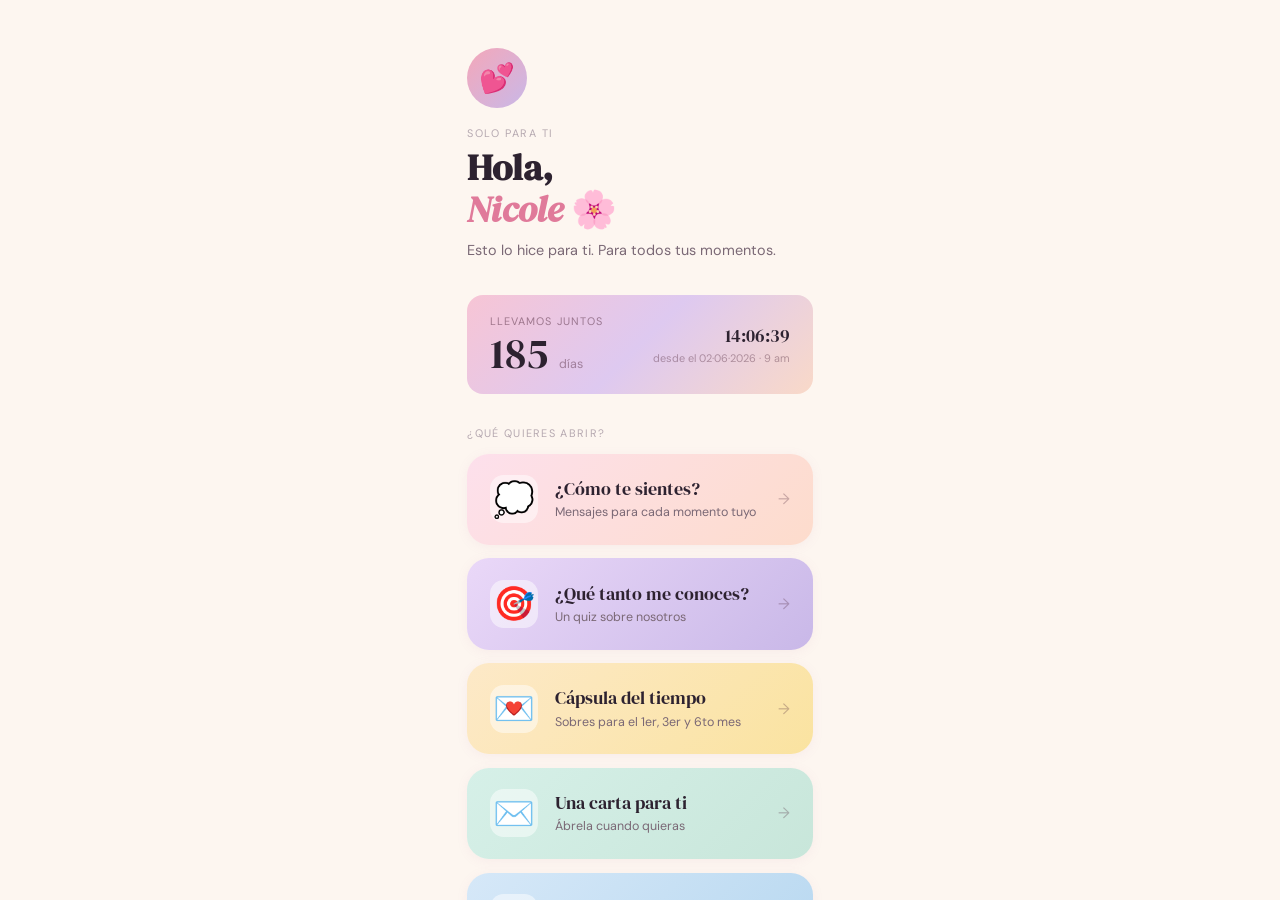
<file: index.html>
<!DOCTYPE html>
<html lang="es">
<head>
<meta charset="UTF-8">
<meta name="viewport" content="width=device-width, initial-scale=1.0, maximum-scale=1.0">
<title>Para ti, Nicole 🌸</title>
<link href="https://fonts.googleapis.com/css2?family=DM+Serif+Display:ital@0;1&family=DM+Sans:wght@300;400;500&display=swap" rel="stylesheet">
<link rel="stylesheet" href="page-transitions.css">
<script src="page-transitions.js"></script>
<style>
:root{
  --bg:#FDF6F0;--surface:#fff;
  --pink:#F4A7B9;--pink-d:#E07A9A;
  --lila:#C9B8E8;--lila-d:#9B7FD4;
  --peach:#FDDCCC;--yellow:#FAE3A0;--mint:#C8E6DA;--blue:#B8D8F0;
  --text:#2D2230;--text2:#7A6875;--text3:#B5A8B0;
  --radius:22px;--shadow:0 4px 24px rgba(180,120,160,.13);
}
*,*::before,*::after{margin:0;padding:0;box-sizing:border-box;-webkit-tap-highlight-color:transparent;}
html,body{height:100%;background:var(--bg);font-family:'DM Sans',sans-serif;color:var(--text);overscroll-behavior:none;}

.shell{max-width:390px;height:100dvh;margin:0 auto;display:flex;flex-direction:column;overflow:hidden;animation:appFadeIn .75s ease both;}

.inner{flex:1;overflow-y:auto;padding:3rem 1.4rem 2rem;}
.inner::-webkit-scrollbar{display:none;}

.avatar{width:60px;height:60px;border-radius:50%;background:linear-gradient(135deg,var(--pink),var(--lila));display:flex;align-items:center;justify-content:center;font-size:1.8rem;margin-bottom:1.1rem;}
.kicker{font-size:.68rem;letter-spacing:.14em;text-transform:uppercase;color:var(--text3);margin-bottom:.4rem;}
.title{font-family:'DM Serif Display',serif;font-size:2.3rem;line-height:1.15;color:var(--text);margin-bottom:.55rem;}
.title em{font-style:italic;color:var(--pink-d);}
.subtitle{font-size:.9rem;color:var(--text2);line-height:1.65;margin-bottom:2rem;}

.counter-pill{background:linear-gradient(135deg,#F7C5D5,#DEC9F0 50%,#F9D9C8);border-radius:16px;padding:1.2rem 1.4rem;margin-bottom:2rem;display:flex;align-items:center;justify-content:space-between;}
.cp-label{font-size:.68rem;letter-spacing:.1em;text-transform:uppercase;color:rgba(80,40,60,.5);margin-bottom:.3rem;}
.cp-nums{display:flex;gap:.7rem;align-items:baseline;}
.cp-big{font-family:'DM Serif Display',serif;font-size:2.6rem;color:var(--text);line-height:1;}
.cp-unit{font-size:.78rem;color:rgba(80,40,60,.45);}
.cp-right{text-align:right;}
.cp-hms{font-family:'DM Serif Display',serif;font-size:1.1rem;color:var(--text);line-height:1.4;}
.cp-since{font-size:.68rem;color:rgba(80,40,60,.4);margin-top:.2rem;}

.sec-label{font-size:.68rem;letter-spacing:.12em;text-transform:uppercase;color:var(--text3);margin-bottom:.85rem;margin-top:.2rem;}

.cards{display:flex;flex-direction:column;gap:.85rem;}
.card{border-radius:var(--radius);padding:1.35rem 1.4rem;display:flex;align-items:center;gap:1.1rem;cursor:pointer;text-decoration:none;transition:transform .15s,box-shadow .15s;box-shadow:0 2px 12px rgba(180,120,160,.08);}
.card:active{transform:scale(.97);}
.card-icon{font-size:2.1rem;flex-shrink:0;width:48px;height:48px;border-radius:14px;background:rgba(255,255,255,.5);display:flex;align-items:center;justify-content:center;}
.card-body{flex:1;}
.card-title{font-family:'DM Serif Display',serif;font-size:1.1rem;color:var(--text);margin-bottom:.2rem;}
.card-sub{font-size:.78rem;color:var(--text2);line-height:1.4;}
.card-arrow{font-size:.95rem;color:rgba(80,40,60,.3);}

.c-moods  {background:linear-gradient(135deg,#FDE0EC,#FDDCCC);}
.c-quiz   {background:linear-gradient(135deg,#EAD8F8,#C9B8E8);}
.c-capsula{background:linear-gradient(135deg,#FDE9C8,#FAE3A0);}
.c-carta  {background:linear-gradient(135deg,#D6F0E8,#C8E6DA);}
.c-sopa   {background:linear-gradient(135deg,#D6E8F8,#B8D8F0);}

.footer-love{text-align:center;margin-top:2rem;padding-bottom:.4rem;color:var(--text3);}
.footer-names{font-family:'DM Serif Display',serif;font-size:1.05rem;color:var(--text2);}
.footer-heart{color:var(--pink-d);font-size:.95rem;margin:0 .25rem;}
.footer-forever{font-size:.68rem;letter-spacing:.08em;text-transform:uppercase;margin-top:.25rem;}

.avatar,.kicker,.title,.subtitle,.counter-pill,.sec-label,.card,.footer-love{
  animation:softRise .7s cubic-bezier(.2,.8,.2,1) both;
}
.avatar{animation-delay:.08s;}
.kicker{animation-delay:.14s;}
.title{animation-delay:.2s;}
.subtitle{animation-delay:.28s;}
.counter-pill{animation-delay:.38s;}
.sec-label{animation-delay:.48s;}
.card:nth-child(1){animation-delay:.56s;}
.card:nth-child(2){animation-delay:.64s;}
.card:nth-child(3){animation-delay:.72s;}
.card:nth-child(4){animation-delay:.80s;}
.card:nth-child(5){animation-delay:.88s;}
.footer-love{animation-delay:.96s;}

@keyframes appFadeIn{from{opacity:0;}to{opacity:1;}}
@keyframes softRise{
  from{opacity:0;transform:translateY(14px) scale(.985);}
  to{opacity:1;transform:translateY(0) scale(1);}
}
@media(prefers-reduced-motion:reduce){
  .shell,.avatar,.kicker,.title,.subtitle,.counter-pill,.sec-label,.card,.footer-love{animation:none;}
}
</style>
</head>
<body>
<div class="shell">
  <div class="inner">

    <div class="avatar">💕</div>
    <p class="kicker">solo para ti</p>
    <h1 class="title">Hola,<br><em>Nicole</em> 🌸</h1>
    <p class="subtitle">Esto lo hice para ti. Para todos tus momentos.</p>

    <div class="counter-pill">
      <div>
        <div class="cp-label">llevamos juntos</div>
        <div class="cp-nums">
          <span class="cp-big" id="cp-d">0</span>
          <span class="cp-unit">días</span>
        </div>
      </div>
      <div class="cp-right">
        <div class="cp-hms" id="cp-hms">00:00:00</div>
        <div class="cp-since">desde el 02·06·2026 · 9 am</div>
      </div>
    </div>

    <p class="sec-label">¿Qué quieres abrir?</p>
    <div class="cards">

      <a class="card c-moods" href="moods.html">
        <div class="card-icon">💭</div>
        <div class="card-body">
          <div class="card-title">¿Cómo te sientes?</div>
          <div class="card-sub">Mensajes para cada momento tuyo</div>
        </div>
        <span class="card-arrow">→</span>
      </a>

      <a class="card c-quiz" href="quiz.html">
        <div class="card-icon">🎯</div>
        <div class="card-body">
          <div class="card-title">¿Qué tanto me conoces?</div>
          <div class="card-sub">Un quiz sobre nosotros</div>
        </div>
        <span class="card-arrow">→</span>
      </a>

      <a class="card c-capsula" href="capsula.html">
        <div class="card-icon">💌</div>
        <div class="card-body">
          <div class="card-title">Cápsula del tiempo</div>
          <div class="card-sub">Sobres para el 1er, 3er y 6to mes</div>
        </div>
        <span class="card-arrow">→</span>
      </a>

      <a class="card c-carta" href="carta.html">
        <div class="card-icon">✉️</div>
        <div class="card-body">
          <div class="card-title">Una carta para ti</div>
          <div class="card-sub">Ábrela cuando quieras</div>
        </div>
        <span class="card-arrow">→</span>
      </a>

      <a class="card c-sopa" href="sopa.html">
        <div class="card-icon">🔍</div>
        <div class="card-body">
          <div class="card-title">Sopa de letras</div>
          <div class="card-sub">Sopitas de letras :b</div>
        </div>
        <span class="card-arrow">→</span>
      </a>

    </div>

    <footer class="footer-love">
      <div class="footer-names">Jair <span class="footer-heart">&hearts;</span> Nicole</div>
      <div class="footer-forever">Por siempre y para siempre</div>
    </footer>
  </div>
</div>

<script>
const START = new Date('2026-06-02T09:00:00');
function pad(n){return String(n).padStart(2,'0');}
function tick(){
  const diff = Math.max(0, new Date() - START);
  const s = Math.floor(diff/1000)%60;
  const m = Math.floor(diff/60000)%60;
  const h = Math.floor(diff/3600000)%24;
  const d = Math.floor(diff/86400000);
  document.getElementById('cp-d').textContent = d;
  document.getElementById('cp-hms').textContent = `${pad(h)}:${pad(m)}:${pad(s)}`;
}
tick(); setInterval(tick, 1000);
</script>
</body>
</html>
</file>
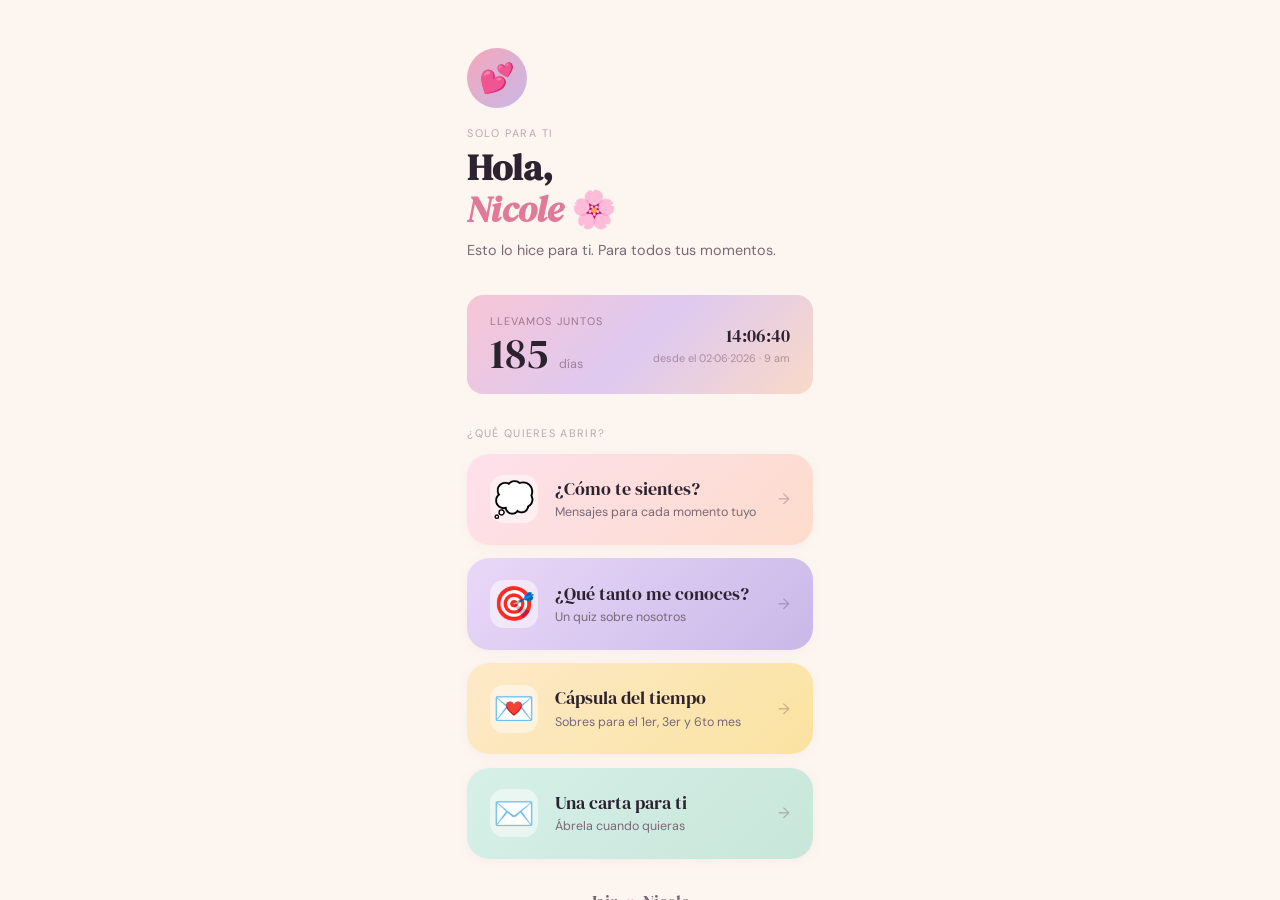
<file: app/index.html>
<!DOCTYPE html>
<html lang="es">
<head>
<meta charset="UTF-8">
<meta name="viewport" content="width=device-width, initial-scale=1.0, maximum-scale=1.0">
<title>Para ti, Nicole 🌸</title>
<link href="https://fonts.googleapis.com/css2?family=DM+Serif+Display:ital@0;1&family=DM+Sans:wght@300;400;500&display=swap" rel="stylesheet">
<link rel="stylesheet" href="page-transitions.css">
<script src="page-transitions.js"></script>
<style>
:root{
  --bg:#FDF6F0;--surface:#fff;
  --pink:#F4A7B9;--pink-d:#E07A9A;
  --lila:#C9B8E8;--lila-d:#9B7FD4;
  --peach:#FDDCCC;--yellow:#FAE3A0;--mint:#C8E6DA;--blue:#B8D8F0;
  --text:#2D2230;--text2:#7A6875;--text3:#B5A8B0;
  --radius:22px;--shadow:0 4px 24px rgba(180,120,160,.13);
}
*,*::before,*::after{margin:0;padding:0;box-sizing:border-box;-webkit-tap-highlight-color:transparent;}
html,body{height:100%;background:var(--bg);font-family:'DM Sans',sans-serif;color:var(--text);overscroll-behavior:none;}

.shell{max-width:390px;height:100dvh;margin:0 auto;display:flex;flex-direction:column;overflow:hidden;animation:appFadeIn .75s ease both;}

/* SCROLL AREA */
.inner{flex:1;overflow-y:auto;padding:3rem 1.4rem 2rem;}
.inner::-webkit-scrollbar{display:none;}

/* HEADER */
.avatar{width:60px;height:60px;border-radius:50%;background:linear-gradient(135deg,var(--pink),var(--lila));display:flex;align-items:center;justify-content:center;font-size:1.8rem;margin-bottom:1.1rem;}
.kicker{font-size:.68rem;letter-spacing:.14em;text-transform:uppercase;color:var(--text3);margin-bottom:.4rem;}
.title{font-family:'DM Serif Display',serif;font-size:2.3rem;line-height:1.15;color:var(--text);margin-bottom:.55rem;}
.title em{font-style:italic;color:var(--pink-d);}
.subtitle{font-size:.9rem;color:var(--text2);line-height:1.65;margin-bottom:2rem;}

/* COUNTER PILL */
.counter-pill{background:linear-gradient(135deg,#F7C5D5,#DEC9F0 50%,#F9D9C8);border-radius:16px;padding:1.2rem 1.4rem;margin-bottom:2rem;display:flex;align-items:center;justify-content:space-between;}
.cp-label{font-size:.68rem;letter-spacing:.1em;text-transform:uppercase;color:rgba(80,40,60,.5);margin-bottom:.3rem;}
.cp-nums{display:flex;gap:.7rem;align-items:baseline;}
.cp-big{font-family:'DM Serif Display',serif;font-size:2.6rem;color:var(--text);line-height:1;}
.cp-unit{font-size:.78rem;color:rgba(80,40,60,.45);}
.cp-right{text-align:right;}
.cp-hms{font-family:'DM Serif Display',serif;font-size:1.1rem;color:var(--text);line-height:1.4;}
.cp-since{font-size:.68rem;color:rgba(80,40,60,.4);margin-top:.2rem;}

/* SECTION LABEL */
.sec-label{font-size:.68rem;letter-spacing:.12em;text-transform:uppercase;color:var(--text3);margin-bottom:.85rem;margin-top:.2rem;}

/* CARDS GRID */
.cards{display:flex;flex-direction:column;gap:.85rem;}
.card{border-radius:var(--radius);padding:1.35rem 1.4rem;display:flex;align-items:center;gap:1.1rem;cursor:pointer;text-decoration:none;transition:transform .15s,box-shadow .15s;box-shadow:0 2px 12px rgba(180,120,160,.08);}
.card:active{transform:scale(.97);}
.card-icon{font-size:2.1rem;flex-shrink:0;width:48px;height:48px;border-radius:14px;background:rgba(255,255,255,.5);display:flex;align-items:center;justify-content:center;}
.card-body{flex:1;}
.card-title{font-family:'DM Serif Display',serif;font-size:1.1rem;color:var(--text);margin-bottom:.2rem;}
.card-sub{font-size:.78rem;color:var(--text2);line-height:1.4;}
.card-arrow{font-size:.95rem;color:rgba(80,40,60,.3);}

.c-moods{background:linear-gradient(135deg,#FDE0EC,#FDDCCC);}
.c-quiz{background:linear-gradient(135deg,#EAD8F8,#C9B8E8);}
.c-capsula{background:linear-gradient(135deg,#FDE9C8,#FAE3A0);}
.c-carta{background:linear-gradient(135deg,#D6F0E8,#C8E6DA);}

.footer-love{text-align:center;margin-top:2rem;padding-bottom:.4rem;color:var(--text3);}
.footer-names{font-family:'DM Serif Display',serif;font-size:1.05rem;color:var(--text2);}
.footer-heart{color:var(--pink-d);font-size:.95rem;margin:0 .25rem;}
.footer-forever{font-size:.68rem;letter-spacing:.08em;text-transform:uppercase;margin-top:.25rem;}

.avatar,.kicker,.title,.subtitle,.counter-pill,.sec-label,.card,.footer-love{
  animation:softRise .7s cubic-bezier(.2,.8,.2,1) both;
}
.avatar{animation-delay:.08s;}
.kicker{animation-delay:.14s;}
.title{animation-delay:.2s;}
.subtitle{animation-delay:.28s;}
.counter-pill{animation-delay:.38s;}
.sec-label{animation-delay:.48s;}
.card:nth-child(1){animation-delay:.56s;}
.card:nth-child(2){animation-delay:.64s;}
.card:nth-child(3){animation-delay:.72s;}
.card:nth-child(4){animation-delay:.8s;}
.footer-love{animation-delay:.9s;}

@keyframes appFadeIn{
  from{opacity:0;}
  to{opacity:1;}
}
@keyframes softRise{
  from{opacity:0;transform:translateY(14px) scale(.985);}
  to{opacity:1;transform:translateY(0) scale(1);}
}
@media (prefers-reduced-motion:reduce){
  .shell,.avatar,.kicker,.title,.subtitle,.counter-pill,.sec-label,.card,.footer-love{
    animation:none;
  }
}
</style>
</head>
<body>
<div class="shell">
  <div class="inner">

    <!-- HEADER -->
    <div class="avatar">💕</div>
    <p class="kicker">solo para ti</p>
    <h1 class="title">Hola,<br><em>Nicole</em> 🌸</h1>
    <p class="subtitle">Esto lo hice para ti. Para todos tus momentos.</p>

    <!-- COUNTER -->
    <div class="counter-pill">
      <div>
        <div class="cp-label">llevamos juntos</div>
        <div class="cp-nums">
          <span class="cp-big" id="cp-d">0</span>
          <span class="cp-unit">días</span>
        </div>
      </div>
      <div class="cp-right">
        <div class="cp-hms" id="cp-hms">00:00:00</div>
        <div class="cp-since">desde el 02·06·2026 · 9 am</div>
      </div>
    </div>

    <!-- NAVIGATION CARDS -->
    <p class="sec-label">¿Qué quieres abrir?</p>
    <div class="cards">

      <a class="card c-moods" href="moods.html">
        <div class="card-icon">💭</div>
        <div class="card-body">
          <div class="card-title">¿Cómo te sientes?</div>
          <div class="card-sub">Mensajes para cada momento tuyo</div>
        </div>
        <span class="card-arrow">→</span>
      </a>

      <a class="card c-quiz" href="quiz.html">
        <div class="card-icon">🎯</div>
        <div class="card-body">
          <div class="card-title">¿Qué tanto me conoces?</div>
          <div class="card-sub">Un quiz sobre nosotros</div>
        </div>
        <span class="card-arrow">→</span>
      </a>

      <a class="card c-capsula" href="capsula.html">
        <div class="card-icon">💌</div>
        <div class="card-body">
          <div class="card-title">Cápsula del tiempo</div>
          <div class="card-sub">Sobres para el 1er, 3er y 6to mes</div>
        </div>
        <span class="card-arrow">→</span>
      </a>

      <a class="card c-carta" href="carta.html">
        <div class="card-icon">✉️</div>
        <div class="card-body">
          <div class="card-title">Una carta para ti</div>
          <div class="card-sub">Ábrela cuando quieras</div>
        </div>
        <span class="card-arrow">→</span>
      </a>

    </div>

    <footer class="footer-love">
      <div class="footer-names">Jair <span class="footer-heart">&hearts;</span> Nicole</div>
      <div class="footer-forever">Por siempre y para siempre</div>
    </footer>
  </div>
</div>

<script>
const START = new Date('2026-06-02T09:00:00');
function pad(n){return String(n).padStart(2,'0');}
function tick(){
  const diff = Math.max(0, new Date() - START);
  const s = Math.floor(diff/1000)%60;
  const m = Math.floor(diff/60000)%60;
  const h = Math.floor(diff/3600000)%24;
  const d = Math.floor(diff/86400000);
  document.getElementById('cp-d').textContent = d;
  document.getElementById('cp-hms').textContent = `${pad(h)}:${pad(m)}:${pad(s)}`;
}
tick(); setInterval(tick, 1000);
</script>
</body>
</html>
</file>
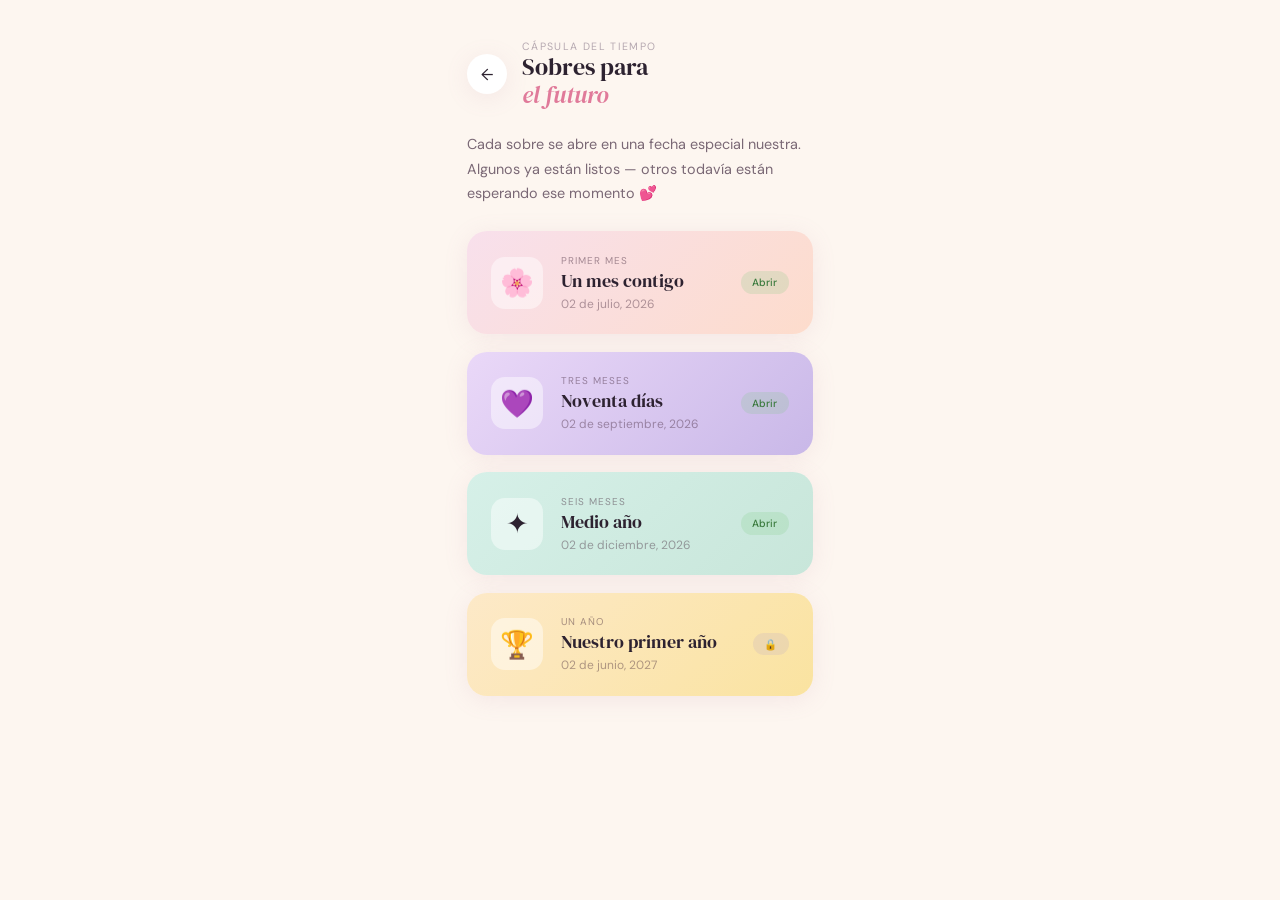
<file: capsula.html>
<!DOCTYPE html>
<html lang="es">
<head>
<meta charset="UTF-8">
<meta name="viewport" content="width=device-width, initial-scale=1.0, maximum-scale=1.0">
<title>Cápsula del tiempo 💌</title>
<link href="https://fonts.googleapis.com/css2?family=DM+Serif+Display:ital@0;1&family=DM+Sans:wght@300;400;500&display=swap" rel="stylesheet">
<link rel="stylesheet" href="page-transitions.css">
<script src="page-transitions.js"></script>
<style>
:root{
  --bg:#FDF6F0;--surface:#fff;
  --pink:#F4A7B9;--pink-d:#E07A9A;
  --lila:#C9B8E8;--lila-d:#9B7FD4;
  --text:#2D2230;--text2:#7A6875;--text3:#B5A8B0;
  --radius:20px;--shadow:0 4px 24px rgba(180,120,160,.12);
}
*,*::before,*::after{margin:0;padding:0;box-sizing:border-box;-webkit-tap-highlight-color:transparent;}
html,body{height:100%;background:var(--bg);font-family:'DM Sans',sans-serif;color:var(--text);overscroll-behavior:none;}
.shell{max-width:390px;height:100dvh;margin:0 auto;display:flex;flex-direction:column;overflow:hidden;position:relative;}
.screen{position:absolute;inset:0;display:flex;flex-direction:column;opacity:0;pointer-events:none;transition:opacity .28s ease,transform .28s ease;transform:translateY(12px);}
.screen.active{opacity:1;pointer-events:all;transform:translateY(0);}
.inner{flex:1;overflow-y:auto;padding:1.5rem 1.4rem 3rem;}
.inner::-webkit-scrollbar{display:none;}

.top-row{display:flex;align-items:center;gap:.9rem;margin-bottom:1.5rem;}
.back-btn{width:40px;height:40px;border-radius:50%;background:var(--surface);box-shadow:var(--shadow);display:flex;align-items:center;justify-content:center;font-size:1rem;flex-shrink:0;border:none;text-decoration:none;color:var(--text);cursor:pointer;}
.top-kicker{font-size:.66rem;letter-spacing:.13em;text-transform:uppercase;color:var(--text3);}
.top-title{font-family:'DM Serif Display',serif;font-size:1.5rem;color:var(--text);line-height:1.15;}
.top-title em{font-style:italic;color:var(--pink-d);}

/* INTRO */
.intro-desc{font-size:.9rem;color:var(--text2);line-height:1.7;margin-bottom:1.6rem;}

/* CAPSULAS */
.capsulas{display:flex;flex-direction:column;gap:1.1rem;}

.capsula{border-radius:var(--radius);overflow:hidden;box-shadow:var(--shadow);}

.cap-front{padding:1.4rem 1.5rem;display:flex;align-items:center;gap:1.1rem;cursor:pointer;transition:filter .15s;}
.cap-front:active{filter:brightness(.97);}

.cap-icon-wrap{width:52px;height:52px;border-radius:14px;background:rgba(255,255,255,.45);display:flex;align-items:center;justify-content:center;font-size:1.7rem;flex-shrink:0;}

.cap-info{flex:1;}
.cap-milestone{font-size:.62rem;letter-spacing:.1em;text-transform:uppercase;color:rgba(60,30,50,.45);margin-bottom:.25rem;}
.cap-title{font-family:'DM Serif Display',serif;font-size:1.1rem;color:var(--text);line-height:1.2;margin-bottom:.25rem;}
.cap-date{font-size:.75rem;color:rgba(60,30,50,.4);}

.cap-badge{font-size:.65rem;font-weight:500;padding:.3rem .7rem;border-radius:20px;flex-shrink:0;}
.badge-open{background:rgba(123,198,126,.2);color:#3a7a3d;}
.badge-locked{background:rgba(180,160,200,.2);color:var(--lila-d);}

/* BODY expandible */
.cap-body{display:none;padding:1.4rem 1.5rem 1.8rem;border-top:1px solid rgba(255,255,255,.5);}
.cap-body.show{display:block;}

.cap-body p{font-family:'DM Serif Display',serif;font-style:italic;font-size:1rem;line-height:1.9;color:var(--text);margin-bottom:1rem;}
.cap-body p:last-of-type{margin-bottom:0;}
.cap-sig{font-family:'DM Sans',sans-serif;font-style:normal;font-size:.76rem;color:var(--pink-d);font-weight:500;margin-top:1rem;}

.locked-msg{text-align:center;padding:.8rem 0;}
.locked-msg .lock-icon{font-size:2rem;margin-bottom:.5rem;}
.locked-msg p{font-size:.85rem;color:var(--text3);line-height:1.65;}
.locked-msg strong{color:var(--lila-d);font-weight:500;}

/* colors */
.c1{background:linear-gradient(135deg,#F8E0EC,#FDDCCC);}
.c2{background:linear-gradient(135deg,#EAD8F8,#C9B8E8);}
.c3{background:linear-gradient(135deg,#D6F0E8,#C8E6DA);}
.c4{background:linear-gradient(135deg,#FDE9C8,#FAE3A0);}

/* DETAIL SCREEN */
.det-hero{border-radius:var(--radius);padding:1.8rem 1.5rem;text-align:center;margin-bottom:1.2rem;}
.det-icon{font-size:3rem;margin-bottom:.5rem;}
.det-milestone{font-size:.68rem;letter-spacing:.1em;text-transform:uppercase;color:rgba(60,30,50,.4);margin-bottom:.3rem;}
.det-title{font-family:'DM Serif Display',serif;font-size:1.6rem;color:var(--text);line-height:1.2;}
.det-date{font-size:.78rem;color:var(--text3);margin-top:.4rem;}
.bubble{background:var(--surface);border-radius:18px 18px 18px 4px;padding:1.4rem 1.5rem;box-shadow:var(--shadow);}
.bubble p{font-family:'DM Serif Display',serif;font-style:italic;font-size:1rem;line-height:1.9;color:var(--text);}
.bubble p+p{margin-top:1rem;}
.bubble-sig{font-family:'DM Sans',sans-serif;font-style:normal;font-size:.78rem;color:var(--pink-d);font-weight:500;margin-top:.9rem;}
.det-back{width:100%;border:none;background:var(--surface);color:var(--text2);font-family:'DM Sans',sans-serif;font-size:.85rem;font-weight:500;border-radius:14px;padding:.9rem;cursor:pointer;box-shadow:var(--shadow);margin-top:1rem;}

.locked-detail{text-align:center;padding:3rem 1rem;}
.locked-detail .lock{font-size:3.5rem;margin-bottom:1rem;}
.locked-detail h3{font-family:'DM Serif Display',serif;font-size:1.4rem;color:var(--text);margin-bottom:.6rem;}
.locked-detail p{font-size:.9rem;color:var(--text2);line-height:1.7;}
.locked-detail strong{color:var(--pink-d);font-weight:400;}
</style>
</head>
<body>
<div class="shell">

  <!-- ══ LIST ══ -->
  <div class="screen active" id="s-list">
    <div class="inner" style="padding-top:2.5rem;">
      <div class="top-row">
        <a class="back-btn" href="index.html">←</a>
        <div>
          <div class="top-kicker">cápsula del tiempo</div>
          <div class="top-title">Sobres para<br><em>el futuro</em></div>
        </div>
      </div>
      <p class="intro-desc">Cada sobre se abre en una fecha especial nuestra. Algunos ya están listos — otros todavía están esperando ese momento 💕</p>
      <div class="capsulas" id="capsulas"></div>
    </div>
  </div>

  <!-- ══ DETAIL ══ -->
  <div class="screen" id="s-detail">
    <div class="inner" id="det-inner">
      <div class="top-row">
        <button class="back-btn" onclick="show('s-list')">←</button>
        <div>
          <div class="top-kicker">cápsula del tiempo</div>
          <div class="top-title" id="det-top-title"></div>
        </div>
      </div>
      <div id="det-content"></div>
      <button class="det-back" onclick="show('s-list')">← Volver a los sobres</button>
    </div>
  </div>

</div>
<script>
const CAPSULAS = [
  {
    id: 1,
    icon: '🌸',
    colorClass: 'c1',
    milestone: 'Primer mes',
    title: 'Un mes contigo',
    date: '02 de julio, 2026',
    unlock: new Date('2026-07-02T00:00:00'),
    msgs: [
      '¡Feliz primer mes mi amorcito! De verdad que sigo sin poder creer que ya pasaron 30 días completos desde que te propuse ser mi novia en mi casita jkaskdjs... siento que el tiempo se pasa volando cuando estoy contigo y a la vez siento como si te conociera de toda la vida jsjks. En este mes he aprendido un montón de cosas hermosas de ti, de tu forma de ser y de lo bonito que es lo nuestro. Aprendí cómo me cambia mi forma de pensar por completo en un segundo con el simple hecho de escuchar tu risa, es como que me arregla todo el día sin que te des cuenta. También lo increíble que se siente tenerte al lado para darte muchos abrazos, llenarte de besitos y lo muchísimo que disfruto cuando simplemente nos quedamos tranquilos, en silencio, y me pongo a sobarte la cabecita y ajam, viendo cómo cierras los ojitos y te relajas por completo a mi lado… Pero si tengo que elegir mi momento favorito de todo este primer mes, sin duda alguna me quedo con ese día en el taxi... La vddd es que no sé bien qué me pasó por la cabeza en ese momento xdd Pero mientras miraba de reojo por la ventana, me dio un golpe de realidad hermoso me di cuenta de lo muchísimo que te amo y de que ya no veo mis días si no estás en ellos. Ahí mismo asimilé lo importante que te habías vuelto para mí en tan poquito tiempo jskjk, y también lo feo que se siente tener que despedirme de ti al final del día cuando toca volver a casa :c. Estos primeros 30 días me han demostrado mil veces que eres mi lugar seguro, mi paz y mi persona favorita en toooooooodo el mundo... eso JAMÁS lo va a cambiar nadie mi amor, métetelo bien en la cabecita okei¿?..',
      'Para todos los meses y los años que se nos vienen juntos, ya me estoy imaginando una cantidad enorme de momentos increíbles a tu lado, haciendo cualquier tontería o simplemente estando juntos. No te miento si te digo que me muero por tenerte cerca ahorita mismo para darte ese abrazo tan fuerte, de esos donde casi se te romperían los huesos con el abrazo del oso de lo mucho que te extraño cada vez que no estás conmigo :cc... Sé perfectamente que se vienen días de seguir compartiendo un montón de llamadas por Discord para hacernos compañía mutua mientras cada uno hace sus cosas en la compu, escuchando tu respiración o tus anécdotas mientras avanzo mis pendientes, y de seguir encontrando miles de cosas random en el día o memes que me hagan pensar "a mi amorcito le hubiese gustado esto" o "esto me recuerda a ella" baskjs… Y quiero que tengas por seguro algo muy importante.. me voy a seguir esforzando al máximo estudiando en la universidad y dándolo absolutamente todo, porque cada desvelada, cada proyecto y cada trabajo valen totalmente la pena si es para cumplir esa promesa tan hermosa que nos hicimos de que muy pronto nos iremos a vivir juntos. Esto recién es el comienzo de nuestra historia, mi vida, el primer capítulo de muchos, y me emociona demasiado pensar en todo lo que nos falta por vivir, reír y construir de la mano. Te amo con toda mi alma... ✦'
    ],
    sig: 'Tu y yo, siempre juntitos :3 ✦'
  },
  {
    id: 2,
    icon: '💜',
    colorClass: 'c2',
    milestone: 'Tres meses',
    title: 'Noventa días',
    date: '02 de septiembre, 2026',
    unlock: new Date('2026-09-02T00:00:00'),
    msgs: [
      'En proceso :c',
      'Perdoname... Te amooooo'
    ],
    sig: 'Vuelve prontito pls, no te enojes 😭 ✦'
  },
  {
    id: 3,
    icon: '✦',
    colorClass: 'c3',
    milestone: 'Seis meses',
    title: 'Medio año',
    date: '02 de diciembre, 2026',
    unlock: new Date('2026-12-02T00:00:00'),
    msgs: [
      'En proceso :c',
      'Perdoname... Te amooooo'
    ],
    sig: 'Vuelve prontito pls, no te enojes 😭 ✦'
  },
  {
    id: 4,
    icon: '🏆',
    colorClass: 'c4',
    milestone: 'Un año',
    title: 'Nuestro primer año',
    date: '02 de junio, 2027',
    unlock: new Date('2027-06-02T00:00:00'),
    msgs: [
      'En proceso :c',
      'Perdoname... Te amooooo'
    ],
    sig: 'Vuelve prontito pls, no te enojes 😭 ✦'
  },
];

const now = new Date();

function buildList(){
  const wrap = document.getElementById('capsulas');
  wrap.innerHTML = '';
  CAPSULAS.forEach(c => {
    const isOpen = now >= c.unlock;
    const div = document.createElement('div');
    div.className = `capsula ${c.colorClass}`;
    div.innerHTML = `
      <div class="cap-front" onclick="openCap(${c.id})">
        <div class="cap-icon-wrap">${c.icon}</div>
        <div class="cap-info">
          <div class="cap-milestone">${c.milestone}</div>
          <div class="cap-title">${c.title}</div>
          <div class="cap-date">${c.date}</div>
        </div>
        <span class="cap-badge ${isOpen?'badge-open':'badge-locked'}">${isOpen?'Abrir':'🔒'}</span>
      </div>`;
    wrap.appendChild(div);
  });
}

function openCap(id){
  const c = CAPSULAS.find(x=>x.id===id);
  const isOpen = now >= c.unlock;
  document.getElementById('det-top-title').textContent = c.title;

  const content = document.getElementById('det-content');
  if(isOpen){
    content.innerHTML = `
      <div class="det-hero ${c.colorClass}">
        <div class="det-icon">${c.icon}</div>
        <div class="det-milestone">${c.milestone}</div>
        <div class="det-title">${c.title}</div>
        <div class="det-date">${c.date}</div>
      </div>
      <div class="bubble">
        ${c.msgs.map(p=>`<p>${p}</p>`).join('')}
        <div class="bubble-sig">${c.sig}</div>
      </div>`;
  } else {
    const days = Math.ceil((c.unlock - now) / 86400000);
    content.innerHTML = `
      <div class="locked-detail">
        <div class="lock">🔒</div>
        <h3>${c.title}</h3>
        <p>Este sobre se abre el <strong>${c.date}</strong>.<br><br>
        Faltan <strong>${days} día${days!==1?'s':''}</strong> para poder leerlo.<br><br>
        Vuelve ese día 🌸</p>
      </div>`;
  }
  document.getElementById('det-inner').scrollTop = 0;
  show('s-detail');
}

function show(id){
  document.querySelectorAll('.screen').forEach(s=>s.classList.remove('active'));
  document.getElementById(id).classList.add('active');
}

buildList();
</script>
</body>
</html>
</file>
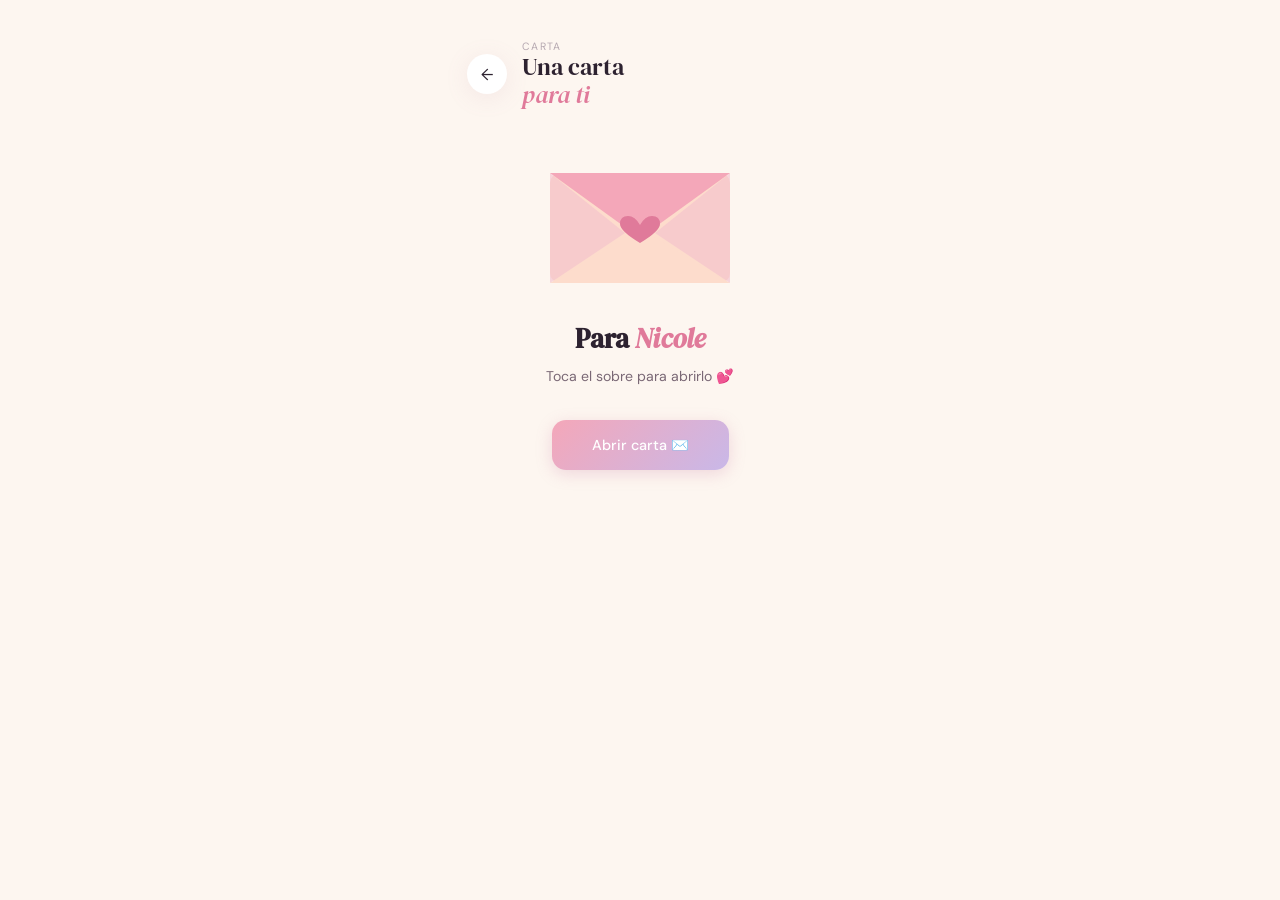
<file: carta.html>
<!DOCTYPE html>
<html lang="es">
<head>
<meta charset="UTF-8">
<meta name="viewport" content="width=device-width, initial-scale=1.0, maximum-scale=1.0">
<title>Una carta para ti ✉️</title>
<link href="https://fonts.googleapis.com/css2?family=DM+Serif+Display:ital@0;1&family=DM+Sans:wght@300;400;500&display=swap" rel="stylesheet">
<link rel="stylesheet" href="page-transitions.css">
<script src="page-transitions.js"></script>
<style>
:root{
  --bg:#FDF6F0;--surface:#fff;
  --pink:#F4A7B9;--pink-d:#E07A9A;
  --lila:#C9B8E8;--lila-d:#9B7FD4;
  --text:#2D2230;--text2:#7A6875;--text3:#B5A8B0;
  --radius:20px;--shadow:0 4px 24px rgba(180,120,160,.12);
}
*,*::before,*::after{margin:0;padding:0;box-sizing:border-box;-webkit-tap-highlight-color:transparent;}
html,body{height:100%;background:var(--bg);font-family:'DM Sans',sans-serif;color:var(--text);overscroll-behavior:none;}
.shell{max-width:390px;height:100dvh;margin:0 auto;display:flex;flex-direction:column;overflow:hidden;position:relative;}

.inner{flex:1;overflow-y:auto;padding:2.5rem 1.4rem 3rem;}
.inner::-webkit-scrollbar{display:none;}

.top-row{display:flex;align-items:center;gap:.9rem;margin-bottom:1.8rem;}
.back-btn{width:40px;height:40px;border-radius:50%;background:var(--surface);box-shadow:var(--shadow);display:flex;align-items:center;justify-content:center;font-size:1rem;flex-shrink:0;border:none;text-decoration:none;color:var(--text);cursor:pointer;}
.top-kicker{font-size:.66rem;letter-spacing:.13em;text-transform:uppercase;color:var(--text3);}
.top-title{font-family:'DM Serif Display',serif;font-size:1.5rem;color:var(--text);line-height:1.15;}
.top-title em{font-style:italic;color:var(--pink-d);}

/* SEALED STATE */
.sealed{display:flex;flex-direction:column;align-items:center;text-align:center;padding:1rem 0;}
.envelope-wrap{position:relative;margin-bottom:2rem;cursor:pointer;}
.envelope{width:180px;height:130px;position:relative;transition:transform .3s;}
.envelope:active{transform:scale(.97);}

/* envelope SVG pieces */
.env-body{fill:#FDDCCC;}
.env-flap{fill:#F4A7B9;transform-origin:top center;transition:transform .5s ease;}
.env-flap.open{transform:rotateX(180deg);}
.env-heart{fill:#E07A9A;}

.seal-title{font-family:'DM Serif Display',serif;font-size:1.7rem;color:var(--text);margin-bottom:.5rem;}
.seal-title em{font-style:italic;color:var(--pink-d);}
.seal-sub{font-size:.88rem;color:var(--text2);line-height:1.65;max-width:260px;margin:0 auto 2rem;}
.open-btn{border:none;background:linear-gradient(135deg,var(--pink),var(--lila));color:#fff;font-family:'DM Sans',sans-serif;font-size:.9rem;font-weight:500;border-radius:14px;padding:1rem 2.5rem;cursor:pointer;transition:transform .15s;box-shadow:0 4px 16px rgba(200,120,160,.25);}
.open-btn:active{transform:scale(.97);}

/* LETTER STATE */
.letter-wrap{display:none;opacity:0;transform:translateY(16px);transition:opacity .5s ease,transform .5s ease;}
.letter-wrap.show{display:block;}
.letter-wrap.visible{opacity:1;transform:translateY(0);}

.letter-card{background:var(--surface);border-radius:var(--radius);padding:2rem 1.7rem;box-shadow:var(--shadow);margin-bottom:1rem;position:relative;overflow:hidden;}
.letter-card::before{content:'✦';position:absolute;right:1.2rem;top:.8rem;font-size:5rem;opacity:.04;color:var(--pink-d);line-height:1;}
.letter-card p{font-family:'DM Serif Display',serif;font-style:italic;font-size:1.02rem;line-height:1.95;color:var(--text);margin-bottom:1.1rem;}
.letter-card p:last-of-type{margin-bottom:0;}
.letter-sig{font-family:'DM Sans',sans-serif;font-style:normal;font-size:.8rem;color:var(--pink-d);font-weight:500;margin-top:1.2rem;}

.rule{display:flex;align-items:center;gap:.8rem;margin:1.4rem 0;}
.rule-line{flex:1;height:1px;background:linear-gradient(90deg,transparent,rgba(196,169,108,.25),transparent);}
.rule-glyph{font-size:.7rem;color:var(--text3);}

/* WHATSAPP BTN */
.wa-wrap{text-align:center;margin-top:.5rem;}
.wa-label{font-size:.72rem;letter-spacing:.1em;text-transform:uppercase;color:var(--text3);margin-bottom:.9rem;}
.wa-btn{display:inline-flex;align-items:center;gap:.65rem;border:none;background:#25D366;color:#fff;font-family:'DM Sans',sans-serif;font-size:.9rem;font-weight:500;border-radius:14px;padding:.9rem 1.8rem;cursor:pointer;text-decoration:none;box-shadow:0 4px 16px rgba(37,211,102,.3);transition:transform .15s;}
.wa-btn:active{transform:scale(.97);}
.wa-icon{width:22px;height:22px;flex-shrink:0;}

/* CONFETTI */
.confetti-piece{position:fixed;width:8px;height:8px;border-radius:2px;pointer-events:none;z-index:999;animation:fall linear forwards;}
@keyframes fall{0%{transform:translateY(-20px) rotate(0deg);opacity:1;}100%{transform:translateY(105vh) rotate(720deg);opacity:0;}}
</style>
</head>
<body>
<div class="shell">
  <div class="inner">
    <div class="top-row">
      <a class="back-btn" href="index.html">←</a>
      <div>
        <div class="top-kicker">carta</div>
        <div class="top-title">Una carta<br><em>para ti</em></div>
      </div>
    </div>

    <!-- SEALED -->
    <div class="sealed" id="sealed">
      <div class="envelope-wrap" onclick="openLetter()">
        <svg class="envelope" viewBox="0 0 180 130" xmlns="http://www.w3.org/2000/svg">
          <!-- body -->
          <rect class="env-body" x="0" y="20" width="180" height="110" rx="10"/>
          <!-- bottom fold lines -->
          <polygon class="env-body" points="0,130 90,75 180,130" fill="#F9D9C8"/>
          <!-- side folds -->
          <polygon points="0,20 0,130 75,80" fill="#F4C0CE" opacity=".6"/>
          <polygon points="180,20 180,130 105,80" fill="#F4C0CE" opacity=".6"/>
          <!-- flap -->
          <polygon class="env-flap" id="env-flap" points="0,20 180,20 90,85" fill="#F4A7B9"/>
          <!-- heart seal -->
          <path class="env-heart" id="env-heart" d="M90 72 Q85 63 78 63 Q70 63 70 71 Q70 78 90 90 Q110 78 110 71 Q110 63 102 63 Q95 63 90 72Z" opacity="1"/>
        </svg>
      </div>
      <h2 class="seal-title">Para <em>Nicole</em></h2>
      <p class="seal-sub">Toca el sobre para abrirlo 💕</p>
      <button class="open-btn" onclick="openLetter()">Abrir carta ✉️</button>
    </div>

    <!-- LETTER -->
    <div class="letter-wrap" id="letter-wrap">
      <div class="letter-card">
        <p>Nicole,</p>
        <p>No sé muy bien por dónde empezar jsjk, así que voy a empezar por lo más honesto que tengo para decirte.. hice esta app con todo mi corazón. No es una exageración ni algo que digo para que suene bonito de vdd me senté a pensar durante muuucho tiempo en qué quería que sintieras cuando la abrieras (por eso tardé tanto jej), en qué palabras usar, en cómo organizar cada sección para que de verdad te llegara. Hay horas de trabajo aquí, sim, pero sobre todo hay un montoooon de amor. Cada mensaje que escribí, cada detalle que elegí, cada color y cada palabra... pensé en ti mientras lo hacía. Quería que cuando lo leyeras sintieras exactamente lo que siento yo cuando estoy contigo.. que eres la persona más importante de mi mundo.</p>
        <p>Y lo mejor de todo es que esto no termina aquí. Voy a seguir actualizando la app con el tiempo, agregándole cosas nuevas, dejándote mensajes que hoy todavía no existe pero que van a ir apareciendo porquito a poquito. Porque mientras estemos juntos, siempre voy a querer encontrar formas de decirte lo mucho que te amo. Esta es una de ellas. Peeero, habrá más :b.</p>
        <p>Eres una novia increíble mi amor. Y lo digo de verdad, no porque sea lo que hay que decir en una carta. Lo digo porque lo vivo todos toditos los días. La forma en que me escuchas, los detalles que tienes, cómo me haces sentir querido incluso en los días en que yo mismo no me quiero tanto... eso no es algo común. No todo el mundo sabe amar así, con esa intensidad y ese compromiso. Pero tú si mi amor. Y verlo, recibirlo, me hace darme cuenta todos los días de lo ridículamente afortunado que soy de tenerte a mi lado :3.</p>
        <p>Me encanta la persona que eres. Me encanta lo empática que eres, la forma en que te preocupas por las personas que quieres, ese corazón enorme que tienes aunque a veces tú misma no lo veas. Me encanta cómo me haces reír con cualquier tontería, cómo me sigues la corriente con mis chistes malos aunque ya los hayas escuchado mil veces jsjs. Me encanta que seas tan auténtica, que no tengas que fingir nada conmigo, que cuando estás conmigo puedas ser completamente tú. Y me encanta que desde esa primera noche en el cumpleaños de Joao, sin razón aparente, decidiste abrirte conmigo. Eso todavía me parece algo enorme. No le hablas asi cualquiera, pero decidiste hablarme a mí (es el destino uwuw).</p>
        <p>Te prometí cosas que me importan de verdad. Cambiar mis malos hábitos, los que sé que tengo y que quiero soltar. Ser una mejor persona, no solo para ti, sino para mí también, porque me lo merezco y porque quiero ser el mejor novio para tí, algún dia hablarás de mi con tu familia, amigos y diras "wahhh, mi noviestio es así y tambien ajam". Esforzarme en la universidad con todo lo que tengo, aunque haya días en que cuesta un montón y lo último que quiero es abrir un libro XDD. En esos días pienso en ti. Pienso en lo que queremos construir juntos y de repente el esfuerzo tiene otro peso, otro significado. No estudio solo por mí. Estudio por nosotros.</p>
        <p>Porque tengo muy claro lo que quiero. Quiero la casita que hemos hablado, con nuestros gatos corriendo por todos lados y un perro durmiendo en el sillón. Quiero la boda bonita, con todo lo que eso significa. Quiero despertarme al lado tuyo, hacer el desayuno juntos, pelear por la mantita jksjks, y quedarme dormidito escuchándote respirar, o los ronquidos idk. Quiero vivir todo eso contigo. Y lo voy a construir. Paso a paso, día a día, sin importar cuánto cueste. Eso te lo prometo.</p>
        <p>Sé que a veces tienes miedos. Por ejemplo, miedo de que algo salga mal. Y quiero que sepas que entiendo esos miedos, que no los minimizo. Pero también quiero que sepas algo que es completamente verdad.. Mi amor, no existe versión de ti que no me encante. Ni la que duda, ni la que tiene miedo, ni la que se queda dormida a mitad de una llamada de Discord. Todas esas versiones son las que elegí el 02 de junio, y las que sigo eligiendo cada día. No te amo a pesar de cómo eres. Te amo exactamente porque eres tú.</p>
        <p>Gracias mi vida. Gracias por confiar en mí desde esa primera noche. Gracias por los screenshots que me mandaste de tus conversaciones con tus amigas hablando de mí kjsks, porque en ese momento supe que esto era real y que era recíproco. Gracias por venir a mi casa ese día y por decir que sí cuando te pregunté si querías ser mi novia. Gracias por quedarte dormida en las llamadas, por reírte de mis chistes malos, por escucharme hablar de LoL aunque no te importe tanto. Gracias por hacer que cada día a tu lado sea mejor que el anterior. Gracias por ser tú.</p>
        <p>Esta app es mía. Pero también es tuya. Igual que yo.</p>
        <div class="letter-sig">Con todo lo que tengo, hoy y siempre — Jair ✦</div>
      </div>

      <div class="rule"><div class="rule-line"></div><span class="rule-glyph">✦</span><div class="rule-line"></div></div>

      <div class="wa-wrap">
        <p class="wa-label">¿Qué te pareció la app? Jej :b</p>
        <a class="wa-btn"
           href="https://wa.me/51935387061?text=Hola%20mi%20amor%20%F0%9F%8C%B8%20acabo%20de%20abrir%20la%20carta%20y..."
           target="_blank">
          <svg class="wa-icon" viewBox="0 0 24 24" fill="white" xmlns="http://www.w3.org/2000/svg">
            <path d="M17.472 14.382c-.297-.149-1.758-.867-2.03-.967-.273-.099-.471-.148-.67.15-.197.297-.767.966-.94 1.164-.173.199-.347.223-.644.075-.297-.15-1.255-.463-2.39-1.475-.883-.788-1.48-1.761-1.653-2.059-.173-.297-.018-.458.13-.606.134-.133.298-.347.446-.52.149-.174.198-.298.298-.497.099-.198.05-.371-.025-.52-.075-.149-.669-1.612-.916-2.207-.242-.579-.487-.5-.669-.51-.173-.008-.371-.01-.57-.01-.198 0-.52.074-.792.372-.272.297-1.04 1.016-1.04 2.479 0 1.462 1.065 2.875 1.213 3.074.149.198 2.096 3.2 5.077 4.487.709.306 1.262.489 1.694.625.712.227 1.36.195 1.871.118.571-.085 1.758-.719 2.006-1.413.248-.694.248-1.289.173-1.413-.074-.124-.272-.198-.57-.347z"/>
            <path d="M12 0C5.373 0 0 5.373 0 12c0 2.134.558 4.133 1.535 5.865L.057 23.077a.75.75 0 0 0 .916.919l5.356-1.488A11.945 11.945 0 0 0 12 24c6.627 0 12-5.373 12-12S18.627 0 12 0zm0 22c-1.907 0-3.686-.511-5.218-1.402l-.374-.22-3.178.883.847-3.092-.242-.389A9.956 9.956 0 0 1 2 12C2 6.477 6.477 2 12 2s10 4.477 10 10-4.477 10-10 10z"/>
          </svg>
          Escribeme ahora :3
        </a>
      </div>
    </div>

  </div>
</div>

<script>
let opened = false;

function openLetter(){
  if(opened) return;
  opened = true;

  // animate envelope
  document.getElementById('env-flap').style.transform = 'rotateX(180deg)';
  document.getElementById('env-heart').style.opacity = '0';

  setTimeout(()=>{
    document.getElementById('sealed').style.display = 'none';
    const lw = document.getElementById('letter-wrap');
    lw.classList.add('show');
    setTimeout(()=>lw.classList.add('visible'), 30);
    launchConfetti();
  }, 500);
}

function launchConfetti(){
  const colors=['#F4A7B9','#C9B8E8','#FAE3A0','#C8E6DA','#FDDCCC','#B8D8F0'];
  for(let i=0;i<55;i++){
    setTimeout(()=>{
      const el=document.createElement('div');
      el.className='confetti-piece';
      el.style.cssText=`left:${Math.random()*100}vw;background:${colors[Math.floor(Math.random()*colors.length)]};animation-duration:${1.3+Math.random()*1.4}s;animation-delay:${Math.random()*.3}s;border-radius:${Math.random()>.5?'50%':'2px'};`;
      document.body.appendChild(el);
      setTimeout(()=>el.remove(), 2500);
    }, i*20);
  }
}
</script>
</body>
</html>
</file>
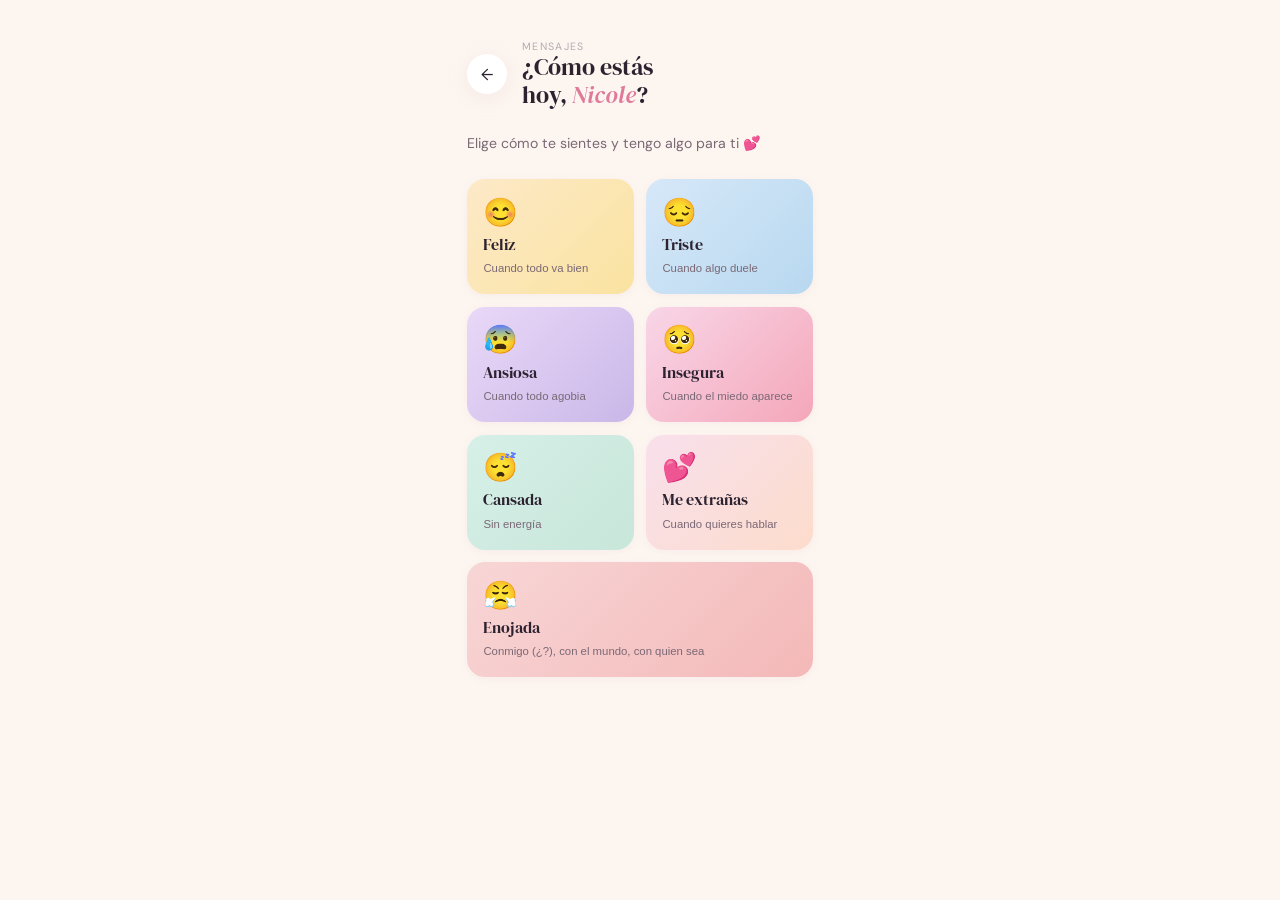
<file: moods.html>
<!DOCTYPE html>
<html lang="es">
<head>
<meta charset="UTF-8">
<meta name="viewport" content="width=device-width, initial-scale=1.0, maximum-scale=1.0">
<title>¿Cómo te sientes? 💭</title>
<link href="https://fonts.googleapis.com/css2?family=DM+Serif+Display:ital@0;1&family=DM+Sans:wght@300;400;500&display=swap" rel="stylesheet">
<link rel="stylesheet" href="page-transitions.css">
<script src="page-transitions.js"></script>
<style>
:root{
  --bg:#FDF6F0;--surface:#fff;
  --pink:#F4A7B9;--pink-d:#E07A9A;
  --lila:#C9B8E8;--lila-d:#9B7FD4;
  --text:#2D2230;--text2:#7A6875;--text3:#B5A8B0;
  --radius:20px;--shadow:0 4px 24px rgba(180,120,160,.12);
}
*,*::before,*::after{margin:0;padding:0;box-sizing:border-box;-webkit-tap-highlight-color:transparent;}
html,body{height:100%;background:var(--bg);font-family:'DM Sans',sans-serif;color:var(--text);overscroll-behavior:none;}
.shell{max-width:390px;height:100dvh;margin:0 auto;display:flex;flex-direction:column;overflow:hidden;position:relative;}

/* SCREENS */
.screen{position:absolute;inset:0;display:flex;flex-direction:column;opacity:0;pointer-events:none;transition:opacity .28s ease,transform .28s ease;transform:translateY(12px);}
.screen.active{opacity:1;pointer-events:all;transform:translateY(0);}
.inner{flex:1;overflow-y:auto;padding:1.5rem 1.4rem 2.5rem;}
.inner::-webkit-scrollbar{display:none;}

/* BACK ROW */
.top-row{display:flex;align-items:center;gap:.9rem;margin-bottom:1.5rem;}
.back-btn{width:40px;height:40px;border-radius:50%;background:var(--surface);box-shadow:var(--shadow);display:flex;align-items:center;justify-content:center;cursor:pointer;font-size:1rem;flex-shrink:0;border:none;text-decoration:none;color:var(--text);}
.top-meta{flex:1;}
.top-kicker{font-size:.66rem;letter-spacing:.13em;text-transform:uppercase;color:var(--text3);}
.top-title{font-family:'DM Serif Display',serif;font-size:1.5rem;color:var(--text);line-height:1.15;}
.top-title em{font-style:italic;color:var(--pink-d);}

/* ── MOODS GRID ── */
.moods-intro{font-size:.88rem;color:var(--text2);line-height:1.65;margin-bottom:1.5rem;}
.moods-grid{display:grid;grid-template-columns:1fr 1fr;gap:.8rem;}
.mood-btn{border:none;border-radius:18px;padding:1.2rem 1rem 1.1rem;cursor:pointer;text-align:left;display:flex;flex-direction:column;gap:.4rem;transition:transform .15s;box-shadow:0 2px 10px rgba(180,120,160,.08);}
.mood-btn:active{transform:scale(.95);}
.mood-emoji{font-size:1.75rem;line-height:1;}
.mood-name{font-family:'DM Serif Display',serif;font-size:1rem;color:var(--text);}
.mood-hint{font-size:.71rem;color:var(--text2);line-height:1.35;}
.m-happy{background:linear-gradient(135deg,#FDE9C8,#FAE3A0);}
.m-sad{background:linear-gradient(135deg,#D6E8F8,#B8D8F0);}
.m-anxious{background:linear-gradient(135deg,#EAD8F8,#C9B8E8);}
.m-insecure{background:linear-gradient(135deg,#F8D6E8,#F4A7B9);}
.m-tired{background:linear-gradient(135deg,#D6F0E8,#C8E6DA);}
.m-miss{background:linear-gradient(135deg,#F8E0EC,#FDDCCC);}
.m-angry{background:linear-gradient(135deg,#F8D6D6,#F4B8B8);grid-column:span 2;}

/* ── MSG LIST ── */
.msg-cards{display:flex;flex-direction:column;gap:.75rem;}
.msg-card{background:var(--surface);border-radius:14px;padding:1.1rem 1.3rem;box-shadow:var(--shadow);cursor:pointer;transition:transform .15s;}
.msg-card:active{transform:scale(.98);}
.msg-card-num{font-size:.62rem;letter-spacing:.1em;text-transform:uppercase;color:var(--text3);margin-bottom:.3rem;}
.msg-card-preview{font-family:'DM Serif Display',serif;font-style:italic;font-size:.95rem;color:var(--text);line-height:1.45;display:-webkit-box;-webkit-line-clamp:2;line-clamp:2;-webkit-box-orient:vertical;overflow:hidden;}
.msg-card-arrow{font-size:.75rem;color:var(--text3);margin-top:.5rem;}

/* ── MSG DETAIL ── */
.msg-hero{border-radius:var(--radius);padding:1.8rem 1.5rem;text-align:center;margin-bottom:1.1rem;}
.msg-hero-emoji{font-size:2.6rem;margin-bottom:.4rem;}
.msg-hero-label{font-family:'DM Serif Display',serif;font-size:1rem;color:var(--text);opacity:.7;}
.bubble{background:var(--surface);border-radius:18px 18px 18px 4px;padding:1.3rem 1.4rem;box-shadow:var(--shadow);}
.bubble p{font-family:'DM Serif Display',serif;font-style:italic;font-size:1rem;line-height:1.85;color:var(--text);}
.bubble p+p{margin-top:.85rem;}
.bubble-sig{font-family:'DM Sans',sans-serif;font-style:normal;font-size:.78rem;color:var(--pink-d);font-weight:500;margin-top:.85rem;}
.nav-btns{display:flex;gap:.65rem;margin-top:1rem;}
.nbtn{flex:1;border:none;border-radius:12px;padding:.8rem;font-family:'DM Sans',sans-serif;font-size:.8rem;font-weight:500;cursor:pointer;}
.nbtn:disabled{opacity:.28;cursor:default;}
.nbtn.prev{background:var(--surface);color:var(--text2);box-shadow:var(--shadow);}
.nbtn.next{background:linear-gradient(135deg,var(--pink),var(--lila));color:#fff;}
</style>
</head>
<body>
<div class="shell">

  <!-- ══ MOODS ══ -->
  <div class="screen active" id="s-moods">
    <div class="inner" style="padding-top:2.5rem;">
      <div class="top-row">
        <a class="back-btn" href="index.html">←</a>
        <div class="top-meta">
          <div class="top-kicker">mensajes</div>
          <div class="top-title">¿Cómo estás<br>hoy, <em>Nicole</em>?</div>
        </div>
      </div>
      <p class="moods-intro">Elige cómo te sientes y tengo algo para ti 💕</p>
      <div class="moods-grid">
        <button class="mood-btn m-happy"   onclick="openMood('happy')"><span class="mood-emoji">😊</span><span class="mood-name">Feliz</span><span class="mood-hint">Cuando todo va bien</span></button>
        <button class="mood-btn m-sad"     onclick="openMood('sad')"><span class="mood-emoji">😔</span><span class="mood-name">Triste</span><span class="mood-hint">Cuando algo duele</span></button>
        <button class="mood-btn m-anxious" onclick="openMood('anxious')"><span class="mood-emoji">😰</span><span class="mood-name">Ansiosa</span><span class="mood-hint">Cuando todo agobia</span></button>
        <button class="mood-btn m-insecure" onclick="openMood('insecure')"><span class="mood-emoji">🥺</span><span class="mood-name">Insegura</span><span class="mood-hint">Cuando el miedo aparece</span></button>
        <button class="mood-btn m-tired"   onclick="openMood('tired')"><span class="mood-emoji">😴</span><span class="mood-name">Cansada</span><span class="mood-hint">Sin energía</span></button>
        <button class="mood-btn m-miss"    onclick="openMood('miss')"><span class="mood-emoji">💕</span><span class="mood-name">Me extrañas</span><span class="mood-hint">Cuando quieres hablar</span></button>
        <button class="mood-btn m-angry"   onclick="openMood('angry')"><span class="mood-emoji">😤</span><span class="mood-name">Enojada</span><span class="mood-hint">Conmigo (¿?), con el mundo, con quien sea</span></button>
      </div>
    </div>
  </div>

  <!-- ══ MSG LIST ══ -->
  <div class="screen" id="s-list">
    <div class="inner">
      <div class="top-row">
        <button class="back-btn" onclick="show('s-moods')">←</button>
        <div class="top-meta">
          <div class="top-kicker" id="ml-kicker"></div>
          <div class="top-title" id="ml-title"></div>
        </div>
      </div>
      <div class="msg-cards" id="ml-cards"></div>
    </div>
  </div>

  <!-- ══ MSG DETAIL ══ -->
  <div class="screen" id="s-detail">
    <div class="inner" id="det-inner">
      <div class="top-row">
        <button class="back-btn" onclick="show('s-list')">←</button>
        <div class="top-meta">
          <div class="top-kicker" id="det-num"></div>
          <div class="top-title" id="det-moodname"></div>
        </div>
      </div>
      <div class="msg-hero" id="det-hero">
        <div class="msg-hero-emoji" id="det-emoji"></div>
        <div class="msg-hero-label" id="det-label"></div>
      </div>
      <div class="bubble" id="det-bubble"></div>
      <div class="nav-btns">
        <button class="nbtn prev" id="btn-prev" onclick="navMsg(-1)">← Anterior</button>
        <button class="nbtn next" id="btn-next" onclick="navMsg(1)">Siguiente →</button>
      </div>
    </div>
  </div>

</div>
<script>
const MOODS = {
  happy:{name:'Feliz',emoji:'😊',color:'linear-gradient(135deg,#FDE9C8,#FAE3A0)',msgs:[
    {body:['De verdad, verte sonreír una de las cosas más bonitas de mi día... Se que nos vemos muy pocas veces pero eso no importa, no importa cuanto tiempo tenga que esperar con tal de verte sonreír de verdad... Siento una tranquilidad enorme y me recuerda lo mucho que valoro tenerte en mi vida. Mi meta siempre va a ser sumarte... ser un lugar seguro para ti y hacer todo lo posible para que esa alegría te dure el mayor tiempo posible... porque te mereces todo lo bueno del mundo...'],sig:'Siempre seré tuyo.. ✦'},
    {body:['Me da risa y a la vez me encanta que te rías de mis chistes malos... aunque a veces sean súper repetitivos o aburridos lol... de verdad valoro un montón que me sigas la corriente... Ver cómo te ríes de esas tonterías... no sé, me hace sentir una desconexión total, como si en ese momento exacto nada más importara... y me di cuenta de que escuchar tu risa genuina... es por lejos mi parte favorita de estar contigo...'],sig:'Enserio me encanta tu risa.. ✦'},
    {body:['No se como lo haces... literal cambias por completo mi vida, los días por más pesados, estresantes o malos que hayan sido... verte así, tranquila y sonriendo... hace que me olvide de todo lo demás... Te ves tan bonita cuando andas con ese humor jsjksk.. que me dan ganas de detener el tiempo ahí mismo... De verdad, por peor que esté todo afuera... tú siempre me haces más feliz... y me quedo pensando en lo afortunado que soy...'],sig:'Tengo mucha suerte de tenerte junto a mi..✦'},
    {body:['Me cambia por completo el ánimo cuando me llega un mensaje tuyo y noto que estás de buen humor... aunque estemos lejos y no pueda verte en persona... leer que estás teniendo un buen día me saca una sonrisa... Me da mucha calma saber que estas bien... y me dan ganas de dejar todo lo que estoy haciendo para ponerme a hablar contigo... Aunque no haya tema de conversación.. simplemente quiero estar compartiendo nuestras cosas.. Te amo...'],sig:'Seré feliz sabiendo que tu tambien lo eres.. ✦'},
    {body:['Me hace muchísima ilusión imaginar todo lo que nos falta... no solo el plan de vivir juntos en Barranco con nuestro gato naranja waton y ponerle Empanada KJAJKS... sino también todo lo que viene antes... Tengo muchísimas ganas de seguir conociéndote más... descubrir tus gustos nuevos, tus manías, ver cómo reaccionas a cosas que aún no te he contado... de verdad me emociona demasiado todo lo que nos falta por vivir juntos... y saber que cada día voy a descubrir algo nuevo de ti...'],sig:'No olvidé el detalle del gato naranja xD ✦'},
    {body:['Me encanta lo única que eres conmigo... la forma en que me escuchas, tus detalles y cómo logras que me sienta en total confianza... Valoro muchísimo que seas tan auténtica... que no tengamos que aparentar nada cuando estamos hablando... Me fascina esa combinación que tienes entre ser tierna y a la vez tener las cosas claras... Es por lejos mi parte favorita de tu personalidad... y lo que me hace saber que eres tú con quien quiero compartir mis días el resto de mi vida...'],sig:'Si, eres tierna..✦'},
    {body:['Admiro muchísimo la fuerza que tienes para hacer tus cosas... y ver cómo eres me motiva un montón a mí también... De verdad... tu amor provoca algo muy fuerte en mí... Te prometí que iria cambiando mis malos hábitos... de mejorar cada día solo para darte la versión que te mereces, para que algún día estés orgullosa de mi y puedas decir "Wao, tengo un novio increíble" … No solo me encantas... sino que me llenas de orgullo... y me hace feliz saber que me inspiras a ser una mejor persona...'],sig:'Se me hará dificil, pero lo haré :3 ✦'},
    {body:['No te imaginas lo mucho que me gustas físicamente... Cada detalle tuyo me gusta mucho...  Tu sonrisa, la forma en que me miras... De verdad me gustas mucho jksjks, eres tan linda... No se que tan raro suene, pero no dejo de ver las fotos que me mandaste :c .. Siempre me quedo pensando en la última vez que nos vimos... y me sigo sorprendiendo de lo hermosa que eres... Para mí... eres por lejos la chica más linda de todas... y nadie me hará pensar lo contrario... (Ni siquiera tu :b)'],sig:'De verdad, eres muy hermosa.. ✦'},
    {body:['Sabias que cuando tú estás feliz, de verdad que a mí se me nota al instante... Es como si tu buena energía se me pegara por completo... Si tú sonríes o te pasa algo lindo, automáticamente a mí también me cambia el humor y me pongo feli, de buen humor y ajam... Me encanta saber que tenemos esa conexión... que tu felicidad se contagia tan fácil y que me alegres el día entero... :3'],sig:'¿Ya te dije cuanto me gusta tu sonrisa? Jej :b✦'},
    {body:['Mi amor, una preguntita tímida.. ¿sabes qué le dice un pan a otro pan? Te presento a una amiga XDD .. o tmb ¿sabes qué le dice un pollito a otro pollito? Necesitamos ayuda... BAJKSKJ de verdad no puedo con estos chistes... me da demasiada risa que siempre te los diga y que igual nos terminemos riendo de estas tonterías... Me encanta que seamos tan graciosos cuando estamos de buen humor..'],sig:'JKAJKSA, tenia que poner algo menos serio ✦'},
    {body:['Cada vez que me acuerdo de cuando nos quedamos hablando por horas en vc o cuando escucho esa canción que me hace pensar en ti mientras voy en el metropolitano.. me sale una sonrisa de idiota JKASJK.. Me pongo a recordar las caras que pones, lo bien que la pasamos y lo rápido que se nos va el tiempo cuando estamos juntos... Esos momentos son mis favoritos por lejos y siempre que tengo un día pesado me acuerdo de eso y me cambia todo...'],sig:'Me da pena cuando pongo esas caras en el bus ✦'},
    {body:['Hay algo que creo que nunca te he dicho en voz alta (me da pena sjks, ya se me pasará)... pero cada vez que te veo feliz o te noto súper emocionada por algo, me quedo pensando en lo afortunado que soy de tenerte a mi lado... Me da una paz increíble verte así y me prometo a mí mismo hacer todo lo posible para que esa felicidad te dure siempre... Es algo que se me pasa por la cabeza cada vez que sonríes...'],sig:'Nunca dejes de sonreir :c ✦'},
    {body:['Me hace muchísima ilusión pensar en el futuro y en todas las cosas que vamos a celebrar juntos... Me imagino el día en que por fin cumplamos nuestras metas, cuando celebremos que terminamos nuestros estudios o el momento exacto en que estemos viviendo en nuestra propia casita ahhh :cc, NUESTRO MATRIMONIOOO... Sé que nos faltan muchas cosas por vivir, pero me emociona un montón saber que cada logro que venga lo vamos a festejar juntos...'],sig:'Me emocione bastante escribiendo esto jksak.. ✦'},
    {body:['De vdd me encanta verte cuando estás feliz... me encanta cuando te ríes tímidamente y te cubres el rostro... sé que tal vez te da un poco de pena, pero a mí enserio me encanta verte y escucharte en esos momentos :cc ... Me quedo como tonto mirándote y pensando en que raios hice  para tener a una novia tan increible, tan hermosa y taaaaan cool... Esos pequeños detalles tuyos son mis favoritos y hacen que verte feli sean de mis mejores recuerdos contigo...'],sig:'No cambiaria eso por nada del mundo ✦'},
    {body:['Para cerrar esta parte... solo quiero que sepas que tu felicidad es mi prioridad y verte bien me alegra la vida entera... Todo lo que escribí aquí son cosas que me salieron del corazón, todo todo... Me gusta mucho hacerte reír, que me hagas reír y recordarte siempre lo mucho que te amo, por eso mismo este no es el final de la app... la voy a ir actualizando y metiéndole más código para dejarte más mensajitos con el pasar del tiempo :3... Cada vez que entres más adelante, seguro encuentras algo nuevo jksajka... Tu sonrisa es mi lugar seguro y siempre voy a buscar la forma de hacerte feli... Te amo con todo mi corazón..'],sig:'Te amo muchio, me gusta tu sonrisa ✦'},
  ]},
  sad:{name:'Triste',emoji:'😔',color:'linear-gradient(135deg,#D6E8F8,#B8D8F0)',msgs:[
    {body:['mi amor... si entraste aquí es porque probablemente estás teniendo un día difícil o te sientes bajoneada... y solo quiero decirte que está bien no estar bien todo el tiempo... No te presiones por intentar sonreír o por querer cambiar tu ánimo rápido si no te nace... Aquí puedes dejar caer los hombros, desconectarte un ratito y simplemente sentir lo que tengas que sentir... Yo no me voy a mover de tu lado...'],sig:'Jamás me iré de tu lado.. ✦'},
    {body:['Si tienes ganas de llorar, hazlo... de verdad, saca todo eso que tienes guardado... A veces pensamos que aguantarse las lágrimas nos hace fuertes, pero es todo lo contrario mi amor :cc ... Dejar salir lo que te duele y aceptar que estás triste también requiere muchísima valentía... No tienes que ser fuerte todo el tiempo, mi amor, y mucho menos conmigo... Suelta esa carga un ratito, que yo aquí te cuido..."'],sig:'Te cuidaré siempre ✦'},
    {body:['Sé que a veces, cuando estamos tristes, sentimos que nadie nos entiende o que estamos completamente solos con nuestra cabeza... pero quiero recordarte que me tienes a mí... Sea lo que sea por lo que estés pasando, sea grande o chiquito, no tienes que cargarlo tú sola... Estoy aquí para escucharte si quieres hablar, o para quedarnos en silencio si eso prefieres... pero nunca te olvides de que estamos juntos en esto..'],sig:'Hablalo conmigo...si? ✦'},
    {body:['De verdad, me justaría estar ahí mismo contigo para abrazote fuerte y no soltarte hasta que te sientas mejor... pero cierra los ojos un ratito y siente este mensaje como si fuera ese abrazo... Imagina que estoy ahí, dándote un besito en la frente y diciéndote que todo va a estar bien... No puedo quitarte el dolor mágicamente, pero sí puedo prometerte que te voy a sostener a la distancia cada vez que lo necesites... Te extraño :c'],sig:'Todo estará biem mientras estés conmigo... promesita ✦'},
    {body:['Sé perfectamente lo feo que se siente estar atrapado en uno de esos dias... A mí también me ha pasado que siento la cabeza pesidísima, parece que se me va a caer de tanto pensar jksjs, que no tengo ganas de hacer nada y que todo se ve cuesta arriba... En esos momentos, lo que más me ayudaba era ponerme los audífonos, escuchar un disco de Radiohead entero, o jugar al LoLcito y simplemente dejar que el tiempo pasara sin presionarme por estar bien... Aprendí que la tristeza no se quita a la fuerza... se supera dándote permiso de sentirla un ratito y sabiendo que, tarde o temprano, la tormenta siempre pasa...'],sig:'Deberiamos jugar al LoL :b ✦'},
    {body:['Esto que estás sintiendo ahora mismo no va a durar para siempre mi amor... las nubes negras terminan moviéndose y el sol vuelve a salir, aunque ahorita lo veas todo gris y todo triste... No te preocupes por lo que pueda pasar mañana ni por cuándo vas a volver a sonreír, solo vive este momento a tu ritmo. Lo único que quiero que tengas súper claro es que, cuando toda esto pase y estés lista para volver a salir al mundo, yo voy a estar aquí mismo... exactamente en el mismo lugar, esperándote...'],sig:'Claro que no te dejaré sola cuando estes triste.. ✦'},
    {body:['Si pudiera teletransportarme y estar ahí contigo en este mismo segundo, lo primero que haría sería darte un abrazote del oso sin decir nada... Te tomaria de los cachetitos, te daría un besito en la frente y te prepararía algo caliente para que te relajes... Nos echaríamos a ver una película random o simplemente me quedaría acostado a tu lado abrazándote hasta que te quedes dormida... No puedo estar ahí físicamente justo ahora, pero quiero que te imagines esa escena y sepas que mis ganas de cuidarte sí están contigo...'],sig:'Ojalá poder estar ahi, daria todo por eso ✦'},
    {body:['Sé que cuando estás triste es fácil olvidarse de lo increíble que eres... la cabeza se pone pesada y nos hace dudar de todo. Pero yo estoy aquí para recordarte la verdad, y la verdad es que eres una chica súper fuerte, inteligente y con un corazón enorme que se preocupa por todos... Admiro demasiado cómo le echas ganas a tus cosas, incluso cuando te cuesta... No dejes que un mal día te haga dudar de lo valiosa y hermosa que eres, si mi amor??.. :c'],sig:'Es una de los miles de motivos por los que estoy enamorado de ti..✦'},
    {body:['Oye mi vida ... cuchame un ratito. Sé que ahorita todo se siente horrible y estas tiste, pero quiero que te grabes algo muy bien en la cabeza.. te amo un montooooooon. Eso no cambia por nada nada del mundo, ni por un mal día, ni por la distancia, ni por cómo te sientas hoy... Mi amor por ti está intacto y aquí me voy a quedar pase lo que pase, ¿ya? No te olvides de eso...'],sig:'Te amo con toda mi alma ✦'},
    {body:['De vdd quiero agradecerte por dejarme ver este lado tuyo... Sé que a veces cuesta mostrarse vulnerable o decir que las cosas no están bien, pero que confíes en mí cuando estás mal es de las cosas más importantes para mí... Me hace sentir que de verdad somos un equipo y que puedo ser ese lugar seguro donde no tienes que fingir nada... Gracias por dejarme cuidarte y por hacerme parte de tus días, tanto en los buenos como en los tristes..'],sig:'Quiero ser tu lugar seguro ✦'},
    {body:['Aunque no lo sepas, tú me has enseñado muchísimo sobre esto... Ver cómo eres de empática y el gran corazón que tienes me hizo entender que estar triste no tiene nada de malo, que es parte de ser humanos y que a veces solo se necesita un respiro... Me enseñaste que no hay que resolverlo todo de golpe, sino ir paso a paso... Tu forma de ser me inspira un montón mi amor, y me ayudó a entender mejor mis propios días grises... Eres increible'],sig:'De verdad eres increíble ✦'},
    {body:['Tómate todo el tiempo que necesites, mi vida... No sientas que tienes que "ponerte bien" rápido por mí, ni que me vas a aburrir o a cansar por estar así. A mí me importas tú completa, con tus días felices y también con tus días tristes. No hay prisa ninguna... Si hoy solo quieres estar desconectada o hablar poquito, está bien. Yo no tengo ningún apuro aquí me voy a quedar esperándote...'],sig:'Te amaré pase lo que pase.. ✦'},
    {body:['A mí también me pasa que a veces me entra una depresión exótica de la nada lol... Momentos en los que voy en el metropolitano escuchando música y la cabeza me empieza a dar mil vueltas, o días en los que siento que por más que intente hacer las cosas bien, todo me sale terrible por  mas de que me esfuerce y me frustro un montón :c ... Te lo cuento porque quiero que veas que sentirnos así es parte de ser humanos pq no somos robots. Yo también tengo mis días grises mi amor, y es completamente normal...'],sig:'Estoy bien sabiendo que tu estas ahí :3 ✦'},
    {body:['Siempre me acuerdo de esa vez que me sentía súper estresado y bajoneado por que no me sentía suficiente, por que estaba estresado con cosas de la universidad, y tú estuviste ahí para mí... No sabes la paz que me dio escucharte ese día. Tu forma de calmarme, de escucharme y decirme que todo iba a estar bien me cambió el ánimo por completo y me reinició la vida. Te lo cuento hoy para que veas que tu amor tiene muchísimo poder en mí, y que así como tú me salvaste esa vez de mi propia cabeza, hoy me toca a mí cuidarte y ser tu lugar seguro...'],sig:'No dejaré que te llenes de tristeza.. ✦'},
    {body:['Para terminar, solo quiero recordarte que ninguna tormenta dura para siempre, estarás bien mientras sea algo que yo pueda solucionar, y si no.. Estaré ahí para ti sieeeempre ... Sé que ahorita se siente todo muy pesado, pero confío plenamente en ti y sé lo fuerte que eres, aunque ahorita no lo sientas así. No tienes que solucionar nada hoy asi que... por ahora solo descansa, apaga la cabeza un ratito y deja que el día termine. Mañana será un nuevo comienzo y, pasito a pasito, todo va a volver a acomodarse. Aquí voy a estar yo para verlo y para celebrar cuando vuelvas a sonreír... Ah, y por cierto, voy a ir actualizando esta app para ponerle más cositas y detalles, así que este rinconcito siempre va a ir creciendo contigo. Te amo un montón, mi vida...'],sig:'Te amo mucho :3 ✦'},
  ]},
  anxious:{name:'Ansiosa',emoji:'😰',color:'linear-gradient(135deg,#EAD8F8,#C9B8E8)',msgs:[
    {body:['Hola mi amor... si entraste aquí es porque la cabeza está yendo a mil y sientes que no puedes parar de pensar. Quiero que sepas algo antes que nada.. lo que sientes es completamente válido. No te voy a decir que no te preocupes o que todo está bien, porque sé que cuando la ansiedad aparece, tal vez esas palabras no ayudan mucho :c . Solo quiero que sepas que te veo, que entiendo que estás pasando algo difícil, y que aquí estoy mi amor.'],sig:'Aquí estaré siempre ✦'},
    {body:['Wait wait, respira despacio. No tienes que resolver nada ahora mismo mi amor. La cabeza a veces nos engaña y nos hace sentir que todo es urgente, que si no encontramos la solución ya mismo algo va a salir mal... pero no es así. Date permiso de bajar el ritmo un ratito. Un respiro. Luego otro. No hay prisa, y yo no me voy a ningún lado.'],sig:'Respira conmigo... ✦'},
    {body:['Sabes qué podemos hacer cuando te sientas así¿? Ponemos una serie de fondo, nos quedamos en vc aunque no hablemos mucho, y simplemente compartimos el momento. No tienes que estar animada ni decir nada interesante. Solo existir al otro lado de la llamada ya me basta. Eso también es estar juntos, y a mí me encanta un montón jej.'],sig:'Llámame cuando quieras :b ✦'},
    {body:['La ansiedad miente mi vida. Te hace creer que lo peor es lo más probable, que todo va a salir mal, que no puedes con esto... pero no es verdad. La realidad casi siempre es más amable de lo que la cabeza ansiosa lo ve. Lo que estás sintiendo ahora es real, pues sim, pero las catástrofes que te imaginas casi nunca llegan. Confía un poquito más en ti misma.'],sig:'Confío en ti más de lo que crees ✦'},
    {body:['Te acuerdas de todas las veces que sentiste que no ibas a poder con algo y al final pudiste??¿¿ Pues esom. Eres mucho más capaz de lo que tu cabeza te dice cuando está en modo exótica.. Has podido con cosas difíciles antes, y vas a poder con esto también. No te subestimes mi amor. Yo he visto de lo que eres capaz y me dejas sin palabras.'],sig:'Siempre he confiado en ti ✦'},
    {body:['Oye mi amor, cuchame... si la ansiedad te golpea fuerte en cualquier momento, escríbeme. No importa la hora, no importa si estoy en clases o jugando LoL, te responderé. No tienes que manejarlo sola ni esperar a que pase para contármelo después. Quiero estar ahí para ti, aunque sea solo para decirte que ya va a pasar porque no soy tan bueno dando consejos xd. Pero para eso estoy yo.'],sig:'Escríbeme, siempre sim? :c ✦'},
    {body:['Aunque ahorita no lo sientas así, eres una chica increíblemente fuerte. No el tipo de fuerte que nunca se rompe, sino el tipo que aunque rompa se vuelve a armar. He visto cómo te levantas, cómo le echas ganas a tus cosas incluso cuando cuesta. Eso requiere una valentía enorme. No dejes que un momento de ansiedad te haga olvidar lo que eres.'],sig:'Eres más fuerte de lo que crees ✦'},
    {body:['Casi nunca el futuro que nos da miedo resulta ser tan horrible como lo imaginamos. La cabesita exótica muchas veces empeora, amplifica, las... pero la realidad tiene la costumbre de ser mucho más manejable. No digo que no vaya a haber cosas difíciles, pero sí te digo que cuando lleguen, las vamos a enfrentar juntos. No tienes que resolver el futuro hoy…'],sig:'Enfrentaremos el futuro juntos :3✦'},
    {body:['Te cuento alguito.. a mí también me agobia la cabeza a veces (Mucho) . Me pasa cuando tengo mil cosas pendientes de la universidad o cuando siento que no estoy avanzando lo suficiente. Lo que más me ayuda es ponerme a jugar LoLcito, ponerme los audífonos, escuchar música a todo volumen y dejar que el tiempo pase sin presionarme. Te lo cuento para que veas que no estás sola en esto. Todos tenemos esos momentos.'],sig:'Somos un equipo, recuérdalo ✦'},
    {body:['Oye mi amor.. en este momento exacto, qué es lo más pequeño que puedes hacer para sentirte un poquito mejor¿? No te pido que soluciones todo, solo una cosita chiquita. Tal vez tomar agua, ponerte una canción que te guste, salir un momento al parquecito (conmigo), o simplemente cerrar los ojos dos minutos. A veces el primer paso es el más importante.'],sig:'Pasito a pasito ✦'},
    {body:['No tienes que ser fuerte conmigo mi amor. De verdad. Puedes llegar hecha pedazos, sin ganas de nada, y yo voy a seguir aquí igual. No necesito que estés bien para quererte. Te quiero completa, con tus días buenos y con tus momentos de ansiedad incluidos. Aquí no tienes que aparentar nada sim?.'],sig:'Aquí puedes ser tú :3 ✦'},
    {body:['Aver dime.. Qué es cierto y seguro ahorita mismo¿? Estás respirando. Estás leyendo esto. Yo te amo mucho. Esas tres cosas son reales y no van a cambiar sin importar lo que pase. A veces cuando la ansiedad llega fuerte ayuda volver a lo que pasa en realidad, a lo que sí está ahí. Y lo que sí está ahí, entre otras cosas, soy yo.'],sig:'Mi amor por ti es muy real ✦'},
    {body:['Te quiero en todas tus versiones, incluyendo esta. La Nicole ansiosa, la que piensa demasiado, la que a veces siente que no puede... también es la Nicole que elegí. No solo aparezco cuando todo está bien. Estoy aquí exactamente ahora, que es cuando más importa…'],sig:'Te elijo siempre, en todo momento ✦'},
    {body:['Admiro demasiado cómo manejas las cosas difíciles, aunque tú no lo veas así. Tal vez sientes que no estás pudiendo, pero desde afuera yo veo a alguien que sigue adelante aunque le cueste, que busca soluciones aunque tenga miedo… Alguien que no se rinde. Eso es enorme mi amor. No lo minimices.'],sig:'Te admiro más de lo que crees ✦'},
    {body:['Cuando pase este momento (y va a pasar), vas a seguir siendo tú. La misma chica tan increíble, tierna y fuerte que me tiene completamente enamorado. La ansiedad es solo un momento, no es quien eres. Y cuando se vaya, aquí voy a estar yo, exactamente en el mismo lugar, feliz de tenerte conmigo.'],sig:'Siempre estaré feliz de tenerte ✦'},
  ]},
  insecure:{name:'Insegura',emoji:'🥺',color:'linear-gradient(135deg,#F8D6E8,#F4A7B9)',msgs:[
    {body:['Eres suficiente mi amor. No a medias, no con condiciones, no "a pesar de"… Eres suficiente tal como eres hoy. Sé que la cabeza a veces no te deja creerlo, pero quiero que te graben estas palabras.. Te elegí a ti. No a una versión mejorada de ti, no a ti cuando estés "mejor". ..A ti, ahora mismo.'],sig:'Eres más que suficiente ✦'},
    {body:['Me encanta que sea tan obvio lo mucho que nos cuidamos. La forma en que te preocupas por mí me hace sentir demasiado especial y querido de una forma única. Me amas con una intensidad enorme y me cuidas con un corazón que no tiene fondo. Es de las cosas más hermosas de ti, y me enamora cada día más..'],sig:'Jamás lo cambiaria por nada.. ✦'},
    {body:['Tus inseguridades no me alejan. Al contrario. Cada vez que me las compartes, me acercan más a ti, porque significa que confías mucho en mí. Y eso, para mí, vale más que cualquier otra cosa. No tengo miedo de tus miedos. Los quiero porque son parte de ti.'],sig:'Me acercan a ti, deberías contármelas más :b ✦'},
    {body:['No te amo a pesar de tus inseguridades o tus miedos. Te amo con ellos. Son parte de la tú real, de la que existe más allá de las apariencias, y esa es la chica que me tiene completamente enamorado. No necesitas esconderlos conmigo. Aquí puedes ser todo lo que eres.'],sig:'Con todo y tus mieditos, te elijo ✦'},
    {body:['Te acuerdas de esa primera noche en el cumpleaños de Joao¿? Tú no eres de abrirte fácilmente con cualquier persona, pero esa noche, conmigo, lo hiciste. Eso requirió valentía, aunque no lo hayas sentido así… Desde ese momento supe que eras alguien especial… Y no me he equivocado ni un solo día.'],sig:'Desde esa noche lo supe ✦'},
    {body:['No tienes que competir con nadie para ser elegida por mí mi amor. No hay nadie con quien compararte, no hay un estándar que alcanzar… Ya eres la persona que quiero a mi lado. No porque seas perfecta (Lo eres), sino porque eres tú, y eso es exactamente lo que busco.'],sig:'Ya te elegí, sin condiciones ✦'},
    {body:['Una de las cosas que más me gusta de ti y que creo que tú subestimas un montón es lo empática que eres. La forma en que entiendes a las personas, en que te importa de verdad cómo se sienten los demás... eso no es algo común. Es algo que me parece increíble en ti y que me hace admirarte muchísimo.'],sig:'Eso me enamora de ti ✦'},
    {body:['Que te importe tanto cómo me siento, que pienses en mí, que te preocupes por nuestra relación... eso no es inseguridad solamente. También es amor. Es que te importo. Y que te importe tanto me dice lo mucho que me quieres, y eso me llena el corazón completo...'],sig:'Tu amor me llena el corazonsito :b ✦'},
    {body:['Sé que a veces tienes miedo de perderme. Y entiendo ese miedo, de verdad. Pero quiero que sepas algo.. Yo también te estoy eligiendo a ti cada día. No es solo que estés conmigo porque sí. Es que decido estar aquí, contigo, porque quiero. Ese miedo que sientes... Borralo con la idea de que yo no me voy JAMÁS.'],sig:'Es mi pinky promise :b ✦'},
    {body:['A mí también me dan inseguridades mi amor :c . A veces siento que no soy lo suficientemente bueno, que podría hacer más, que no estoy donde debería estar todavía. Te lo cuento para que veas que no estás sola en esto. Todos cargamos algo… La diferencia es que nosotros nos lo contamos mi vida, y eso nos hace más fuertes juntos.'],sig:'Juntos somos más fuertes ✦'},
    {body:['No tienes que ganarte mi amor, corazón. Ya lo tienes. No hay nada que hacer, nada que demostrar, ningún examen que pasar. Mi amor por ti no es algo que se gana ni se pierde. Está ahí, contigo, sin importar el día que sea ni cómo estés.'],sig:'Mi amor no tiene condiciones ✦'},
    {body:['La versión de ti que duda, que tiene miedo, que se siente insegura... también es la que más confía en mí. Porque me la muestra. Y eso, para mí, es lo más valioso que puedes darme. Más que cualquier otra cosa: que confíes en mí con lo que más te cuesta.'],sig:'Gracias por confiar en mí ✦'},
    {body:['Cuando te veo insegura de algo, no pienso menos de ti... Pienso en lo valiente que eres por seguir adelante aunque tengas miedo. En lo mucho que te esfuerzas. En lo enorme que es tu corazón. Eso es lo que veo yo desde afuera, aunque por dentro todo se sienta diferente.'],sig:'Desde afuera te veo brillar ✦'},
    {body:['Quiero seguir estando aquí cuando las inseguridades aparezcan… Pero no porque tenga que estarlo, sino porque quiero estar ahí contigo mi vida. Porque elegí estar en los buenos momentos y también en estos. Porque una relación de verdad no es solo celebrar lo bonito, sino también acompañarse cuando cuesta. Y yo quiero acompañarte siempre.'],sig:'Para eso estamos juntos ✦'},
    {body:['Y ya bueno jsjsj para cerrar esto eres vista, elegida y querida. Hoy, mañana y siempre. No a pesar de cómo eres, sino exactamente porque eres tú. No existe versión de ti que no me encante. Y nada, absolutamente nada, va a cambiar eso.'],sig:'Tiamooo ✦'},
  ]},
  tired:{name:'Cansada',emoji:'😴',color:'linear-gradient(135deg,#D6F0E8,#C8E6DA)',msgs:[
    {body:['Oye para. Respira… No tienes que hacer nada ahorita mismo. No tienes que estar productiva, ni animada, ni disponible. Date permiso de simplemente existir un ratito sin presión. El mundo puede esperar. Yo puedo esperar. Descansa, mi amor.'],sig:'Todos pueden esperar ✦'},
    {body:['El cansancio también es válido… No siempre hay que tener energía, no siempre hay que poder con todo. A veces el cuerpo y la cabeza simplemente dicen yabasta, y hay que escucharlos. No te exijas más de lo que puedes dar hoy… Ya es suficiente con lo que hiciste.'],sig:'Ya hiciste suficiente hoy ✦'},
    {body:['Sé que le metes muchísimo esfuerzo a tus cosas mi amor. Le echas ganas incluso cuando estás muy cansadita, y eso requiere una fuerza enorme que quizás tú ya no sientes porque estás acostumbrada a dársela a todo. Pero yo lo veo. Y por eso mismo tienes todo el derecho del mundo de estar cansada hoy, ujum...'],sig:'Te lo mereces, descansa ✦'},
    {body:['Si pudiera estar ahí ahorita mismo, lo primero que haría sería decirte que te acuestes, ponerte una mantita encima y quedarse a tu lado sin decir nada. Te haría masajitos en la cabeza hasta que te quedases dormida. No puedo estar físicamente, pero imagínate esa escena. Porque mis ganas de cuidarte sí están contigo ahora mismo… :c'],sig:'Ojalá poder estar ahí ✦'},
    {body:['Apaga un ratito mi vida. El mundo no va a dejar de girar porque tú te tomes un descanso. Las cosas pendientes pueden esperar. Lo que no puede esperar es tu cuerpo cuando te pide parar. Escúchalo... Date ese permiso sin culpa.'],sig:'El mundo puede esperar ✦'},
    {body:['No sé si sabes lo tierna que te ves cuando te quedas dormida en vc jksjks... La pantalla se queda en silencio, ya no hay respuestas, y yo sé exactamente lo que pasó… Y en vez de molestarme, tlj que me da una ternura enorme. Me quedo un rato más en la llamada solo por si acaso, escuchando. Es uno de mis momentos favoritos contigo, aunque tú no lo sepas...'],sig:'No cambiaría esos momentos por nadanadanadanada✦'},
    {body:['Tu descanso también importa para mí, no solo el tuyo. Cuando estás bien descansada, eres más tú… Y yo quiero que seas tú completa, no una versión agotada de ti que sigue adelante a pura fuerza de voluntad… Cuídate para ti, pero también sabe que cuando te cuidas, me cuidas a mí también.'],sig:'Tu bienestar es importante para mi✦'},
    {body:['No te voy a pedir que estés bien ni que tengas energía. Solo quiero que sepas que aquí estoy, sin expectativas, sin prisa. Si quieres hablar, hablamos. Si quieres silencio, silencio. Si quieres que ponga algo de fondo mientras descansas, lo pongo. Solo dime qué necesitas…'],sig:'Hagamos vc y te hablo de cualquier cosa :3 ✦'},
    {body:['No tienes que responderme rápido cuando estás cansada. No tienes que estar activa ni disponible. De verdad, el chat puede esperar. Si necesitas desconectarte un rato completo, hazlo. Yo voy a estar aquí cuando vuelvas, exactamente igual que antes.'],sig:'Cuando vuelvas, aquí estaré.. ✦'},
    {body:['Guardo conversación para cuando tengas energía, te lo juro jksjks. Tengo mil cosas que contarte, cosas del día, tonterías del LoL, memes que sé que te van a dar risa... pero todo eso puede esperar. Primero tú. Después el resto.'],sig:'Probablemente solo sea sobre LoL ✦'},
    {body:['Me encanta verte relajada y sin filtro, cuando no estás pensando en cómo lucir ni en qué decir. Esa versión de ti en pijama, despeinada y tranquila en confianza cuando vienes a mi casita jsjks... es una de mis favoritas. No cambiaría por nada el poder verte así de cómoda conmigo.'],sig:'Esa versión tuya me encanta uwu ✦'},
    {body:['No siempre hay que hacer algo… A veces el mayor acto de amor propio es quedarse quieta y no hacer nada. Descansar también es productivo, aunque no lo parezca. Deja de presionarte y date el permiso de simplemente estar..'],sig:'Quedate tiesa si eso hace falta skjsk.. ✦'},
    {body:['Este cansancio va a pasar, mi amor. No dura para siempre. Mañana o pasado vas a volver a tener energía, y cuando eso pase, ahí voy a estar yo para celebrarlo contigo. Pero hoy, descansa. Sin culpa… Sin prisa.'],sig:'Me muero de ganas por verte otra vez..✦'},
    {body:['Cuando tengas energía de nuevo, hay que hacemos algo juntos :b .. Me da igual qué. Podemos ver la siguiente temporada de lo que estemos viendo, hablar por horas de cualquier tontería, o simplemente quedarnos en vc sin hacer nada especial. Solo quiero compartir ese momento contigo cuando estés lista.'],sig:'Te espero con ganas ✦'},
    {body:['Duerme, mi vida. Yo no me voy a ningún lado. Cuando despiertes, aquí voy a estar yo, con el mismo amor de siempre y con mil cosas que contarte. Descansa tranquila. Buenas noches si es de noche, y si no, buena siesta jksjks. Te amo.'],sig:'Te amooooo✦'},
  ]},
  miss:{name:'Me extrañas',emoji:'💕',color:'linear-gradient(135deg,#F8E0EC,#FDDCCC)',msgs:[
    {body:['No te imaginas cuánto te extraño yo también mi vida... Así, directo y sin nada mas que decir. No hay un solo momento del día en el que no me haga falta tenerte cerca, escuchar tu risa o simplemente estar a tu lado. De verdad se siente un vacío enorme en la cabeza y en el pecho cuando no estás conmigo...'],sig:'Testranio :c ✦'},
    {body:['Extraño demasiadas cosas de ti cuando no estamos juntos, pero sobre todo extraño esa forma tan bonita que tienes de mirarme y hacerme reír por cualquier tontería jksjks... Extraño la sensación de tenerte al lado, de poder tomarte de los cachetitos de la nada o simplemente escuchar tu voz en vivo :c, sin una pantalla de por medio. Haces mucha falta por aquí mi amor...'],sig:'Es una señal para venir a mi casa..✦'},
    {body:['A veces estoy en medio de cualquier cosa, ya sea estudiando, yendo a la universidad o simplemente colgado en mi mundo, y de la nada te cruzas por mi cabeza... No te imaginas cómo me cambia la cara en ese segundo. Me sale una sonrisa de webon recordando alguna tontería que dijiste o lo bien que se siente estar contigo, y por un ratito me olvido de todo lo demás. Es increíble cómo, aunque no estés cerca, tienes el superpoder de hacer un día común en el mejor día de mi vida con un solo recuerdo...'],sig:'Eres increible :3 ✦'},
    {body:['Siempre me acuerdo de ese día en el taxi jsjks... La verdad no se que me pasó por la cabeza, solo se me dio por acariciarte la cabeza u ajam, pero desde entonces me di cuenta de algo muy fuerte.. de lo mucho que te amo y de que ya no me imagino mis días sin ti. Fue justo ahí donde procesé lo importante que te habías vuelto para mí y lo difícil que iba a ser despedirme de ti cada vez que nos viéramos. Desde ese día solo puedo pensar en lo mucho que te extraño cuando no estas conmigo :cc...'],sig:'Ojalá volver a ese dia ✦'},
    {body:['No te imaginas la cantidad de cosas random que me recuerdan a ti durante el día baskjs... A veces voy por ahí y veo una tontería en la calle, escucho una canción, o veo un meme cualquiera y de inmediato mi cabeza vuela directo a ti. Pienso que "A mi amorcito le hubiese gustado eso" o me acuerdo de tu risa. Es como si todo a mi alrededor tuviera un pedacito de ti, y terminas apareciendo en los detalles más inesperados...'],sig:'Me sorprende que todo tenga que ver contigo ✦'},
    {body:['Si te tuviera al lado ahorita mismo, no te imaginas el abrazo tan fuerte que te daría, se te romperían los huesos, te daría un beso enorme y no te soltaría por un buen rato. Olvidarme de las pantallas, del celular y de todo, solo quedarme ahí contigo sintiendo que todo lo demás deja de importar. De verdad me muero por tenerte cerca en este segundo... '],sig:'Extraño a mi novia :c ✦'},
    {body:['Extraño un montón esos momentos en los que nos quedamos tranquilos y me pongo a sobarte la cabecita... Ver cómo te relajas por completo y lo bien que la pasamos con algo tan simple es de mis cosas favoritas del mundo. Ya quiero tenerte cerca otra vez solo para consentirte así por horas y que te olvides de todo... Te juro que es de lo que más quiero repetir ahorita mismo.. Testraño :c'],sig:'Cuando puedo volver a verte¿? ✦'},
    {body:['A veces, incluso cuando estamos en silencio o cuando te quedas calladita por un rato, también te extraño un montón... No necesito que estemos hablando de mil cosas todo el tiempo, solo tu presencia ya cambia todo mi día. El saber que estás al otro lado o simplemente recordar esos momentos en los que nos quedamos callados juntos me hace una falta increíble. Hasta tu silencio se extraña por aquí mi vida.. '],sig:'Ojalá poder darte un besote ✦'},
{body:['perdoname :c'],sig:'lolaso ✦'},
    {body:['Extraño demasiadas cosas de ti cuando no estamos juntos, pero sobre todo extraño esa forma tan bonita que tienes de mirarme y hacerme reír por cualquier tontería jksjks... Extraño la sensación de tenerte al lado, de poder tomarte de los cachetitos de la nada o simplemente escuchar tu voz en vivo :c, sin una pantalla de por medio. Haces mucha falta por aquí mi amor...'],sig:'Es una señal para venir a mi casa..✦'},
    {body:['A veces estoy en medio de cualquier cosa, ya sea estudiando, yendo a la universidad o simplemente colgado en mi mundo, y de la nada te cruzas por mi cabeza... No te imaginas cómo me cambia la cara en ese segundo. Me sale una sonrisa de webon recordando alguna tontería que dijiste o lo bien que se siente estar contigo, y por un ratito me olvido de todo lo demás. Es increíble cómo, aunque no estés cerca, tienes el superpoder de hacer un día común en el mejor día de mi vida con un solo recuerdo...'],sig:'Eres increible :3 ✦'},
    {body:['te mataré'],sig:':v ✦'},
    {body:['No te imaginas la cantidad de cosas random que me recuerdan a ti durante el día baskjs... A veces voy por ahí y veo una tontería en la calle, escucho una canción, o veo un meme cualquiera y de inmediato mi cabeza vuela directo a ti. Pienso que "A mi amorcito le hubiese gustado eso" o me acuerdo de tu risa. Es como si todo a mi alrededor tuviera un pedacito de ti, y terminas apareciendo en los detalles más inesperados...'],sig:'Me sorprende que todo tenga que ver contigo ✦'},
    {body:['Si te tuviera al lado ahorita mismo, no te imaginas el abrazo tan fuerte que te daría, se te romperían los huesos, te daría un beso enorme y no te soltaría por un buen rato. Olvidarme de las pantallas, del celular y de todo, solo quedarme ahí contigo sintiendo que todo lo demás deja de importar. De verdad me muero por tenerte cerca en este segundo... '],sig:'Extraño a mi novia :c ✦'},
    {body:['Extraño un montón esos momentos en los que nos quedamos tranquilos y me pongo a sobarte la cabecita... Ver cómo te relajas por completo y lo bien que la pasamos con algo tan simple es de mis cosas favoritas del mundo. Ya quiero tenerte cerca otra vez solo para consentirte así por horas y que te olvides de todo... Te juro que es de lo que más quiero repetir ahorita mismo.. Testraño :c'],sig:'Cuando puedo volver a verte¿? ✦'},
    {body:['A veces, incluso cuando estamos en silencio o cuando te quedas calladita por un rato, también te extraño un montón... No necesito que estemos hablando de mil cosas todo el tiempo, solo tu presencia ya cambia todo mi día. El saber que estás al otro lado o simplemente recordar esos momentos en los que nos quedamos callados juntos me hace una falta increíble. Hasta tu silencio se extraña por aquí mi vida.. '],sig:'Ojalá poder darte un besote ✦'},
    {body:['Me encanta cuando entramos a llamada por Discord y nos quedamos ahí haciendo nuestras cosas, o viendo anime o series idk. Escuchar tu voz de la nada, tu risa o simplemente saber que estás al otro lado me da una paz increíble... Es como si la distancia no existiera porque te siento súper cerquita, haciéndome compañía en todo momento jsjks.'],sig:'Teletransportate PLS :,c ✦'},
    {body:['Sé que a veces cuesta un montón estar separados y extrañarnos tanto en el día, pero lo que me mantiene con toda la energía es saber que esto tiene una fecha de fin clarísima... Cada desvelada en la universidad y cada plan concreto que armamos nos acerca más a esa promesa de irnos a vivir juntos muy pronto. Este extrañarte no va a ser para siempre, la cuenta regresiva ya empezó mujkejke.'],sig:'Ve empacando tus cosas :b ✦'},
    {body:['De vddd que nunca imaginé que se pudiera extrañar a alguien de esta manera, es una forma tan intensa que ni sabía que podía existir... Es como un vacío constante que solo se calma por completo cuando escucho tu voz o te tengo al lado. Me cambiaste todos los esquemas mi amorcito, nunca nadie me había hecho sentir algo así.'],sig:'Te extraño con todo mi corazonsito ✦'},
    {body:['Pensar en cómo empezó todo me da demasiada risa... la verdad es que ese Four Loko terminó siendo la mejor excusa del mundo xdd. Quién diría que de algo tan random iba a terminar saliendo la historia más hermosa de mi vida y que terminaría taaaan enamorado de ti. El mejor pretexto de la historia, sin duda.'],sig:'Es el destino viste? ✦'},
    {body:['Ya me estoy imaginando todo lo que haremos la próxima vez que nos veamos. Lo primero de la lista será darte ese abrazo eterno donde casi se te rompen los huesos de lo mucho que te extraño cuando no estás :cc. Quiero engreírte un montón, caminar de la manito, reírnos de cualquier tontería y simplemente disfrutar de tenerte a mi lado sin pensar en el tiempo...'],sig:'AHHHH te extraño enserio ✦'},
    {body:['Es una locura total, pero incluso cuando estamos hablando por llamada o estamos pasando el rato juntos, ya te estoy extrañando para la próxima vez. Disfruto tanto cada microsegundo a tu lado que mi mente ya se pone un poco triste pensando en el momento en que nos tengamos que despedir otra vez :c. Me tienes completamente adicto a ti.'],sig:'Y si voy solo un ratito¿? jej ✦'},
    {body:['No se cuando leas esto pero que coincidencia que justo ahorita me dio un ataque de amor pensando en ti ASDJKJK, en lo increíble que eres y en lo jodidamente afortunado que soy de tenerte. Si estás leyendo esto en este preciso instante, deja lo que estés haciendo y mándame un mensaje ahora mismo, que me muero por leerte y recordarte lo mucho que te amo mi vida...'],sig:'Siempre tuyo, te amo :3 ✦'},
  ]},
  angry:{name:'Enojada',emoji:'😤',color:'linear-gradient(135deg,#F8D6D6,#F4B8B8)',msgs:[
    {body:['Oye.. tienes razón de estar enojada. No voy a decirte que te calmes ni que no es para tanto, porque si te sientes así es por algo. Lo que sientes es válido y tiene todo el derecho de existir. Solo quiero que sepas que estoy aquí, escuchándote, sin juzgarte.'],sig:'Aquí estaré escuchándote ✦'},
    {body:['Si estás enojada conmigo, te escucho… De verdad. Puedo equivocarme, puedo meter la pata, y si lo hice quiero saberlo para poder arreglarlo :,cc . No me digas que todo "está bien" si no lo está. Prefiero mil veces que me digas lo que sientes a que te lo guardes y te duela sola.'],sig:'Dímelo, prefiero saberlo ✦'},
    {body:['Y si estás enojada con el mundo, con algo que pasó, con una situación que no tiene que ver conmigo... también estoy aquí. En ese caso no soy el problema, soy de tu equipo :b. Y los equipos se apoyan. Cuéntame qué pasó y lo solucionamos mientras vemos alguito o te cuento mis chistes exoticos juntos.'],sig:'Soy tu equipo, siempre ✦'},
    {body:['Puedes enojarte mi amor… No tienes que ser siempre tranquila ni manejar todo con calma... El enojo también es una emoción válida y tiene derecho a existir. No te presiones por estar bien cuando no lo estás. Aquí puedes ser todo lo que sientes, incluyendo esto…'],sig:'Todo lo que sientes es válido.. ✦'},
    {body:['No tienes que aguantarte el enojo para protegerme a mí… Si algo te molestó, dímelo. Si algo que hice o dije te lastimó, necesito saberlo… No me incomodo con la verdad. Al contrario, prefiero que me digas lo que sientes antes que cargues eso sola.'],sig:'No me lo guardes, dímelo sim? ✦'},
    {body:['A veces el enojo aparece porque algo nos importa mucho. Si estás enojada, es porque hay algo que valoras y que sientes que fue de alguna forma afectado. Eso no es malo… Es una señal de que te importa, y que te importe es una de las cosas que más me gustan de ti.'],sig:'Tu enojo también dice que amas :b ✦'},
    {body:['Cuando pase este momento, aquí voy a seguir estando… Sin rencor ni nada de eso, sin hacerte sentir mal por haberte enojado… Las parejas se enojan, dicen cosas, tienen momentos difíciles... y después se eligen de nuevo. Yo ya sé que te voy a elegir de nuevo. Solo espero que tú también… :c'],sig:'Aunque estes enojada, te elijo igual ✦'},
    {body:['Oye mi amor.. sabes qué? Cuando estés lista, cuéntame… Pls enserio no tienes que resolverlo todo sola ni llegar a mí con todo ya procesado. Puedes decirme las cosas aunque estén desordenadas y empezar desde ahí. Yo escucho, no interrumpo, y no juzgo… Pinky promise...'],sig:'No te lo guardes.. pls✦'},
    {body:['Puedes decirme lo que sientes. Siempre. No me va a asustar y mucho menos me va a alejar. Prefiero mil veces que seas honesta conmigo, aunque tal vez sea incómodo, a que te quedes callada y cargues eso sola. Tu opinión me importa. Lo que sientes importa. Y yo quiero escucharlo…'],sig:'Lo que pienses siempre me importará ✦'},
    {body:['Que nos enojemos no significa que algo está mal entre nosotros. Significa que somos reales, que nos importamos, que no somos perfectos... Las relaciones de verdad no son las que nunca tienen conflictos, son las que los enfrentan juntos. Y yo quiero enfrentarlos contigo mi amor :3'],sig:'Los conflictos también nos unen ✦'},
    {body:['Te quiero incluso cuando estás enojada conmigo… Especialmente entonces… Porque en ese momento estás siendo completamente honesta y esa versión tuya también es la que elegí… No desaparezco cuando las cosas se ponen difíciles. Me quedo...'],sig:'Me quedaré pase lo que pase ✦'},
    {body:['Quiero entenderte mi amor… No solo escucharte, sino de verdad entender qué pasó, cómo te hizo sentir y qué necesitas de mí ahora… No quiero ganar ninguna discusión. Quiero que estemos bien los dos. Ayúdame a entender que es lo que esta pasando :cc .'],sig:'Quiero entenderte, no ganar ✦'},
    {body:['No te guardes nada. Si algo te molesta, dímelo. Si algo que hice te lastimó sin que me diera cuenta, necesito saberlo… No puedo arreglar lo que no sé que está roto… Habla conmigo. Yo escucho, te lo prometo.'],sig:'Habla conmigo :c ✦'},
    {body:['Si me equivoqué, lo primero que voy a hacer es reconocerlo… Sin excusas, sin voltear la situación… Y luego voy a hacer todo lo posible para arreglarlo, porque tú me importas más que tener la razón y siempre será así.'],sig:'Tú me importas más que tener la razón ✦'},
    {body:['Sigo aquí. Eso no cambia. Ni el enojo, ni la distancia, ni un mal momento van a cambiar lo que siento por ti. Cuando estés lista para hablar, aquí voy a estar. Y cuando todo esto pase, vamos a estar bien. Los dos…'],sig:'Estaremos bien pase lo que pase.. Verdad ¿? ✦'},
  ]}
};

let currentMood=null, currentIdx=0;

function openMood(key){
  currentMood=key;
  const m=MOODS[key];
  document.getElementById('ml-kicker').textContent=`${m.emoji} mensajes`;
  document.getElementById('ml-title').textContent=m.name;
  const cards=document.getElementById('ml-cards');
  cards.innerHTML='';
  m.msgs.forEach((msg,i)=>{
    const d=document.createElement('div');
    d.className='msg-card';
    d.innerHTML=`<div class="msg-card-num">Mensaje ${i+1} de 15</div>
      <div class="msg-card-preview">${msg.body[0]}</div>
      <div class="msg-card-arrow">Leer →</div>`;
    d.onclick=()=>openMsg(i);
    cards.appendChild(d);
  });
  show('s-list');
}

function openMsg(idx){
  currentIdx=idx;
  const m=MOODS[currentMood];
  const msg=m.msgs[idx];
  document.getElementById('det-num').textContent=`Mensaje ${idx+1} de 15`;
  document.getElementById('det-moodname').textContent=`${m.emoji} ${m.name}`;
  document.getElementById('det-emoji').textContent=m.emoji;
  document.getElementById('det-label').textContent=`Para cuando estás ${m.name.toLowerCase()}`;
  document.getElementById('det-hero').style.background=m.color;
  document.getElementById('det-bubble').innerHTML=
    msg.body.map(p=>`<p>${p}</p>`).join('')+
    `<div class="bubble-sig">${msg.sig}</div>`;
  document.getElementById('btn-prev').disabled=idx===0;
  document.getElementById('btn-next').disabled=idx===14;
  document.getElementById('det-inner').scrollTop=0;
  show('s-detail');
}

function navMsg(dir){const n=currentIdx+dir;if(n>=0&&n<15)openMsg(n);}

function show(id){
  document.querySelectorAll('.screen').forEach(s=>s.classList.remove('active'));
  document.getElementById(id).classList.add('active');
}
</script>
</body>
</html>
</file>
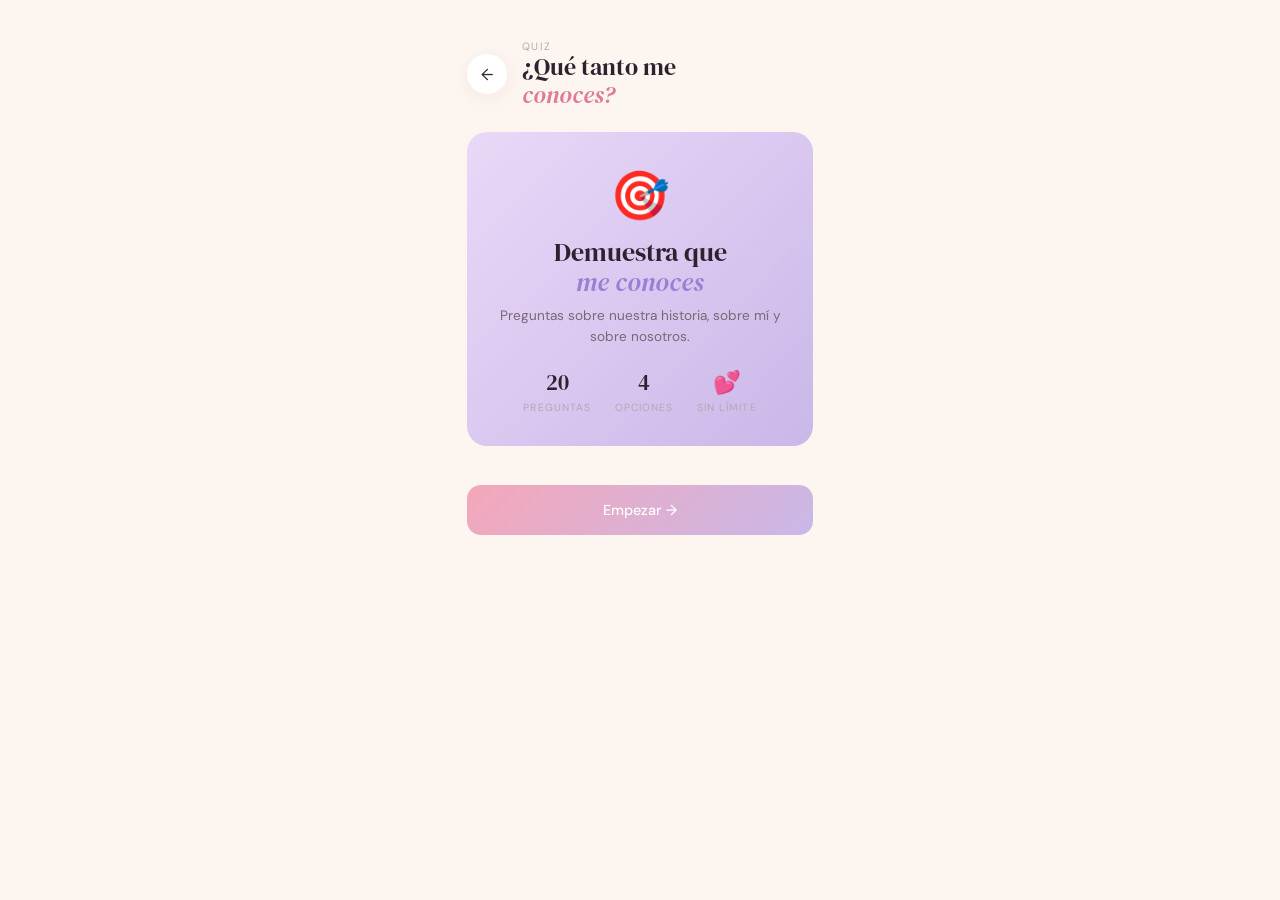
<file: quiz.html>
<!DOCTYPE html>
<html lang="es">
<head>
<meta charset="UTF-8">
<meta name="viewport" content="width=device-width, initial-scale=1.0, maximum-scale=1.0">
<title>¿Qué tanto me conoces? 🎯</title>
<link href="https://fonts.googleapis.com/css2?family=DM+Serif+Display:ital@0;1&family=DM+Sans:wght@300;400;500&display=swap" rel="stylesheet">
<link rel="stylesheet" href="page-transitions.css">
<script src="page-transitions.js"></script>
<style>
:root{
  --bg:#FDF6F0;--surface:#fff;
  --pink:#F4A7B9;--pink-d:#E07A9A;
  --lila:#C9B8E8;--lila-d:#9B7FD4;
  --text:#2D2230;--text2:#7A6875;--text3:#B5A8B0;
  --correct:#7BC67E;--correct-bg:#F0FBF0;
  --wrong:#E07A9A;--wrong-bg:#FFF0F4;
  --radius:20px;--shadow:0 4px 24px rgba(180,120,160,.12);
}
*,*::before,*::after{margin:0;padding:0;box-sizing:border-box;-webkit-tap-highlight-color:transparent;}
html,body{height:100%;background:var(--bg);font-family:'DM Sans',sans-serif;color:var(--text);overscroll-behavior:none;}
.shell{max-width:390px;height:100dvh;margin:0 auto;display:flex;flex-direction:column;overflow:hidden;position:relative;}
.screen{position:absolute;inset:0;display:flex;flex-direction:column;opacity:0;pointer-events:none;transition:opacity .28s ease,transform .28s ease;transform:translateY(12px);}
.screen.active{opacity:1;pointer-events:all;transform:translateY(0);}
.inner{flex:1;overflow-y:auto;padding:1.5rem 1.4rem 3rem;}
.inner::-webkit-scrollbar{display:none;}

/* TOP ROW */
.top-row{display:flex;align-items:center;gap:.9rem;margin-bottom:1.5rem;}
.back-btn{width:40px;height:40px;border-radius:50%;background:var(--surface);box-shadow:var(--shadow);display:flex;align-items:center;justify-content:center;font-size:1rem;flex-shrink:0;border:none;text-decoration:none;color:var(--text);cursor:pointer;}
.top-kicker{font-size:.66rem;letter-spacing:.13em;text-transform:uppercase;color:var(--text3);}
.top-title{font-family:'DM Serif Display',serif;font-size:1.5rem;color:var(--text);line-height:1.15;}
.top-title em{font-style:italic;color:var(--pink-d);}

/* INTRO */
.intro-hero{background:linear-gradient(135deg,#EAD8F8,#C9B8E8);border-radius:var(--radius);padding:2rem 1.5rem;text-align:center;margin-bottom:1.4rem;}
.intro-emoji{font-size:3rem;margin-bottom:.6rem;}
.intro-title{font-family:'DM Serif Display',serif;font-size:1.6rem;color:var(--text);line-height:1.2;margin-bottom:.4rem;}
.intro-title em{font-style:italic;color:var(--lila-d);}
.intro-sub{font-size:.85rem;color:var(--text2);line-height:1.6;}
.intro-meta{display:flex;justify-content:center;gap:1.5rem;margin-top:1.2rem;}
.intro-stat{display:flex;flex-direction:column;align-items:center;gap:.2rem;}
.intro-stat span:first-child{font-family:'DM Serif Display',serif;font-size:1.4rem;color:var(--text);}
.intro-stat span:last-child{font-size:.65rem;text-transform:uppercase;letter-spacing:.1em;color:var(--text3);}
.start-btn{width:100%;border:none;background:linear-gradient(135deg,var(--pink),var(--lila));color:#fff;font-family:'DM Sans',sans-serif;font-size:.9rem;font-weight:500;border-radius:14px;padding:1rem;cursor:pointer;margin-top:1rem;transition:transform .15s;}
.start-btn:active{transform:scale(.97);}

/* QUIZ */
.progress-wrap{margin-bottom:1.2rem;}
.progress-top{display:flex;justify-content:space-between;align-items:center;margin-bottom:.5rem;}
.progress-label{font-size:.7rem;letter-spacing:.1em;text-transform:uppercase;color:var(--text3);}
.progress-bar{height:5px;background:#EDE8F5;border-radius:3px;overflow:hidden;}
.progress-fill{height:100%;background:linear-gradient(90deg,var(--pink),var(--lila));border-radius:3px;transition:width .4s ease;}

.question-card{background:var(--surface);border-radius:var(--radius);padding:1.6rem 1.4rem;box-shadow:var(--shadow);margin-bottom:1.1rem;}
.q-num{font-size:.65rem;letter-spacing:.1em;text-transform:uppercase;color:var(--text3);margin-bottom:.6rem;}
.q-text{font-family:'DM Serif Display',serif;font-size:1.2rem;line-height:1.45;color:var(--text);}

.opts{display:flex;flex-direction:column;gap:.7rem;}
.opt{border:1.5px solid rgba(200,160,180,.2);background:var(--surface);border-radius:14px;padding:.95rem 1.2rem;font-size:.92rem;color:var(--text);cursor:pointer;text-align:left;transition:border-color .2s,background .2s;font-family:'DM Sans',sans-serif;display:flex;align-items:center;gap:.8rem;}
.opt-letter{width:26px;height:26px;border-radius:50%;background:#F5F0F8;display:flex;align-items:center;justify-content:center;font-size:.72rem;font-weight:500;color:var(--text3);flex-shrink:0;transition:background .2s,color .2s;}
.opt:hover{border-color:var(--pink);background:#FFF5F8;}
.opt:hover .opt-letter{background:var(--pink);color:#fff;}
.opt.correct{border-color:var(--correct);background:var(--correct-bg);}
.opt.correct .opt-letter{background:var(--correct);color:#fff;}
.opt.wrong{border-color:var(--wrong);background:var(--wrong-bg);}
.opt.wrong .opt-letter{background:var(--wrong);color:#fff;}
.opt:disabled{cursor:default;}

/* RESULT */
.result-hero{border-radius:var(--radius);padding:2.2rem 1.5rem;text-align:center;margin-bottom:1.2rem;}
.result-emoji{font-size:3.5rem;margin-bottom:.8rem;}
.result-score{font-family:'DM Serif Display',serif;font-size:4rem;color:var(--text);line-height:1;}
.result-total{font-size:.85rem;color:var(--text3);margin-top:.2rem;margin-bottom:.6rem;}
.result-label{font-family:'DM Serif Display',serif;font-style:italic;font-size:1.15rem;color:var(--text2);}
.result-msg{background:var(--surface);border-radius:var(--radius);padding:1.4rem 1.5rem;box-shadow:var(--shadow);margin-bottom:1rem;}
.result-msg p{font-family:'DM Serif Display',serif;font-style:italic;font-size:1rem;line-height:1.85;color:var(--text);}
.result-sig{font-family:'DM Sans',sans-serif;font-style:normal;font-size:.78rem;color:var(--pink-d);font-weight:500;margin-top:.8rem;}
.result-btns{display:flex;gap:.7rem;}
.rbtn{flex:1;border:none;border-radius:14px;padding:.9rem;font-family:'DM Sans',sans-serif;font-size:.82rem;font-weight:500;cursor:pointer;transition:transform .15s;}
.rbtn:active{transform:scale(.97);}
.rbtn.retry{background:var(--surface);color:var(--text2);box-shadow:var(--shadow);}
.rbtn.home{background:linear-gradient(135deg,var(--pink),var(--lila));color:#fff;}
</style>
</head>
<body>
<div class="shell">

  <!-- ══ INTRO ══ -->
  <div class="screen active" id="s-intro">
    <div class="inner" style="padding-top:2.5rem;">
      <div class="top-row">
        <a class="back-btn" href="index.html">←</a>
        <div>
          <div class="top-kicker">quiz</div>
          <div class="top-title">¿Qué tanto me<br><em>conoces?</em></div>
        </div>
      </div>
      <div class="intro-hero">
        <div class="intro-emoji">🎯</div>
        <div class="intro-title">Demuestra que<br><em>me conoces</em></div>
        <p class="intro-sub">Preguntas sobre nuestra historia, sobre mí y sobre nosotros.</p>
        <div class="intro-meta">
          <div class="intro-stat"><span>20</span><span>preguntas</span></div>
          <div class="intro-stat"><span>4</span><span>opciones</span></div>
          <div class="intro-stat"><span>💕</span><span>sin límite</span></div>
        </div>
      </div>
      <button class="start-btn" onclick="startQuiz()">Empezar →</button>
    </div>
  </div>

  <!-- ══ QUIZ ══ -->
  <div class="screen" id="s-quiz">
    <div class="inner">
      <div class="top-row">
        <button class="back-btn" onclick="show('s-intro')">←</button>
        <div>
          <div class="top-kicker" id="q-kicker"></div>
          <div class="top-title" id="q-title" style="font-size:1.2rem;"></div>
        </div>
      </div>
      <div class="progress-wrap">
        <div class="progress-top">
          <span class="progress-label" id="prog-label">Pregunta 1 de 10</span>
          <span class="progress-label" id="prog-score">0 correctas</span>
        </div>
        <div class="progress-bar"><div class="progress-fill" id="prog-fill" style="width:0%"></div></div>
      </div>
      <div class="question-card">
        <div class="q-num" id="q-num"></div>
        <div class="q-text" id="q-text"></div>
      </div>
      <div class="opts" id="opts"></div>
    </div>
  </div>

  <!-- ══ RESULT ══ -->
  <div class="screen" id="s-result">
    <div class="inner">
      <div class="top-row">
        <button class="back-btn" onclick="show('s-intro')">←</button>
        <div>
          <div class="top-kicker">resultado</div>
          <div class="top-title">Tu <em>puntaje</em></div>
        </div>
      </div>
      <div class="result-hero" id="res-hero">
        <div class="result-emoji" id="res-emoji"></div>
        <div class="result-score" id="res-score"></div>
        <div class="result-total" id="res-total"></div>
        <div class="result-label" id="res-label"></div>
      </div>
      <div class="result-msg">
        <p id="res-msg"></p>
        <div class="result-sig">Tuyo, siempre ✦</div>
      </div>
      <div class="result-btns">
        <button class="rbtn retry" onclick="startQuiz()">Intentar de nuevo</button>
        <button class="rbtn home" onclick="goPage('index.html')">Inicio →</button>
      </div>
    </div>
  </div>

</div>
<script>
const QUESTIONS = [
  // ── LAS 10 ORIGINALES ──
  {
    q: '¿Cómo se llama el amigo en cuyo cumpleaños nos conocimos?',
    opts: ['Diego','Joao','Josue','Paolo'],
    ans: 1
  },
  {
    q: '¿Cuál fue la "excusa" para escribirle por primera vez?',
    opts: ['Una foto','Un meme','Una botella','Una partida de LoL'],
    ans: 2
  },
  {
    q: '¿A dónde fuimos en nuestra primera salida juntos?',
    opts: ['Barranco','San Isidro','El centro','Miraflores'],
    ans: 3
  },
  {
    q: '¿Por qué pedí un taxi en vez de volver en metropolitano?',
    opts: ['Era muy tarde','No había otra opción','Quería pasar más tiempo a solas','Tenía mucha prisa'],
    ans: 2
  },
  {
    q: '¿Qué le hice en el taxi que le gustó?',
    opts: ['Le di la mano','Masajitos en la cabeza','Le di un beso','Le acomodé el cabello'],
    ans: 1
  },
  {
    q: '¿En qué app fue la llamada donde le confesé que me gusta mucho?',
    opts: ['WhatsApp','Telegram','Instagram','Discord'],
    ans: 3
  },
  {
    q: '¿Qué serie vimos primero?',
    opts: ['Attack on Titan','Horimiya','Arcane','Stranger Things'],
    ans: 2
  },
  {
    q: '¿Qué hicimos antes de ser novios para conocernos mejor?',
    opts: ['Un album','Un blog de notas de cosas que queríamos saber el uno del otro','Un grupo de fotos','Un diario'],
    ans: 1
  },
  {
    q: '¿Cuándo le propuse ser mi novia?',
    opts: ['01 de junio','03 de junio','04 de junio','02 de junio'],
    ans: 3
  },
  {
    q: '¿Dónde estábamos cuando le pregunté si quería ser mi novia?',
    opts: ['En el ollanta','En mi habitación','En casa de ella','En el taxi'],
    ans: 1
  },

  // ── PARA RELLENAR — reemplaza [pregunta], [opción] y cambia `ans` al índice correcto (0,1,2,3) ──
  {
    q: 'Si voy en el Metropolitano ignorando al mundo con los audífonos puestos, ¿qué banda o artista es más probable que esté escuchando?',
    opts: ['RadioHead','Panchiko','Bad Bunny','Nirvana'],
    ans: 0
  },
  {
    q: '¿Cual es mi Vocaloid favorito?',
    opts: ['KAITO','Kagamine Rin','Kagamine Len','Hatsune Miku'],
    ans: 1
  },
  {
    q: '¿Cuál de estos planes o detalles a futuro me hace más ilusión compartir contigo?',
    opts: ['Ver cómo esta app va creciendo y actualizándose para los dos', 'Casarnos e irnos a vivir juntos', 'Irnos de Viaje a Lunahuaná', 'Ir a un torneo de LoL juntos'],
    ans: 1
  },
  {
    q: '¿Cual es mi comida favorita?',
    opts: ['Aji de Gallina','Milanesa','Arroz con Pollo','Arroz Chaufa'],
    ans: 3
  },
  {
    q: '¿Quién es mi jugador de LoL favorito?',
    opts: ['Keria','Deft','Faker','Gumayusi'],
    ans: 1
  },
  {
    q: '¿Que le dice un pan a otro pan?',
    opts: ['Necesitamos ayuda','Vaca minando','Te presento una amiga','Por que esperaba la venida del señor'],
    ans: 2
  },
  {
    q: '¿Que personaje de LoL juego mas?',
    opts: ['Kalista','Ezreal','Sylas','Vayne'],
    ans: 1
  },
  {
    q: 'Si estamos hablando y de repente te pones triste, abrumada o calladita, ¿cuál va a ser siempre mi reacción?',
    opts: ['Darte tu espacio e irme a jugar otra cosa', 'Estar ahí para ti siempre, recordarte que no hay prisa y cuidarte', 'Preguntarte 80 veces seguidas "¿qué tienes?"', 'Ponerme a hablar de cualquier cosa hasta que te aburras'],
    ans: 1
  },
  {
    q: 'Detrás de todas las horas que le meto al estudio y de esforzarme tanto en la universidad, ¿cuál es la promesa más importante que te hice y que me motiva todos los días?',
    opts: [
      'Esforzarme al máximo para que en el futuro podamos por fin irnos a vivir juntos',
      'Volverme millonario y comprarme una casa con un cuarto solo para jugar LoL',
      'Terminar la carrera rápido solo para no volver a ver un libro en mi vida',
      'Aprender a programar para hackear cuentas de videojuegos'],
    ans: 0
  },
  {
    q: '¿Que línea juego más en LoL?',
    opts: ['Support','Jungla','ADC','Midlaner'],
    ans: 2
  },
];

const RESULTS = [
  { min:0, max:5, emoji:'😑', label:'Okei..', color:'linear-gradient(135deg,#FDE9C8,#FAE3A0)',
    msg:'Ya sabía que me odiabas.. No hacia falta que me lo demuestres :c' },
  { min:6, max:14, emoji:'🙂', label:'Bien, pero se puede más', color:'linear-gradient(135deg,#D6E8F8,#B8D8F0)',
    msg:'Estuviste cerca mi vida jksjks, pero sé que puedes hacerlo muchísimo mejor. Aún hay un montón de secretos y detalles sobre mí que te faltan descubrir, y me emociona demasiado saber que tenemos todo el tiempo del mundo para seguir conociéndonos pasito a pasito. ¡Inténtalo otra vez, yo confío en ti! 💕' },
  { min:15, max:19, emoji:'🥰', label:'Casi perfecta', color:'linear-gradient(135deg,#EAD8F8,#C9B8E8)',
    msg:'¡Casi perfecto, mi amor! De verdad me dejas increíblemente orgulloso... Ver que me conoces tan pero tan bien significa el mundo entero para mí. Me demuestra lo mucho que me prestas atención y el espacio tan bonito que tengo en tu cabecita. Estuviste a nada del puntaje perfecto, ¡un intento más y lo dejas en 10! Te amo un montón... ✦' },
  { min:20, max:20, emoji:'🏆', label:'¡Me conoces de memoria!', color:'linear-gradient(135deg,#F8D6E8,#F4A7B9)',
    msg:'No tengo palabras... Sacaste un 20/20 perfecto, mi vida. Demostraste que me conoces de una forma que nadie más en este mundo podría hacerlo, desde mis tonterías diarias hasta esa promesa que guardo en el corazón de esforzarme al máximo estudiando para que muy pronto podamos irnos a vivir juntos. Eres mi lugar seguro, mi personita ideal y saber que me entiendes así me desarma por completo. Te amo con toda mi alma, hoy y siempre... MWAHH 🏆💕' },
];

let qIdx=0, score=0, answered=false;

function startQuiz(){ qIdx=0; score=0; renderQ(); show('s-quiz'); }

function renderQ(){
  answered=false;
  const q=QUESTIONS[qIdx];
  const pct=Math.round((qIdx/QUESTIONS.length)*100);
  document.getElementById('q-kicker').textContent=`Pregunta ${qIdx+1} de ${QUESTIONS.length}`;
  document.getElementById('q-title').textContent='';
  document.getElementById('q-num').textContent=`#${qIdx+1}`;
  document.getElementById('q-text').textContent=q.q;
  document.getElementById('prog-label').textContent=`Pregunta ${qIdx+1} de ${QUESTIONS.length}`;
  document.getElementById('prog-score').textContent=`${score} correcta${score!==1?'s':''}`;
  document.getElementById('prog-fill').style.width=pct+'%';

  const letters=['A','B','C','D'];
  const wrap=document.getElementById('opts');
  wrap.innerHTML='';
  q.opts.forEach((o,i)=>{
    const btn=document.createElement('button');
    btn.className='opt';
    btn.innerHTML=`<span class="opt-letter">${letters[i]}</span>${o}`;
    btn.onclick=()=>answer(i,btn);
    wrap.appendChild(btn);
  });
}

function answer(i, btn){
  if(answered)return;
  answered=true;
  const q=QUESTIONS[qIdx];
  const allOpts=document.querySelectorAll('.opt');
  allOpts.forEach(b=>b.disabled=true);
  allOpts[q.ans].classList.add('correct');
  if(i!==q.ans){ btn.classList.add('wrong'); }
  else { score++; }
  setTimeout(()=>{
    qIdx++;
    if(qIdx<QUESTIONS.length) renderQ();
    else showResult();
  },1000);
}

function showResult(){
  const res=RESULTS.find(r=>score>=r.min&&score<=r.max);
  document.getElementById('res-hero').style.background=res.color;
  document.getElementById('res-emoji').textContent=res.emoji;
  document.getElementById('res-score').textContent=score;
  document.getElementById('res-total').textContent=`de ${QUESTIONS.length} preguntas`;
  document.getElementById('res-label').textContent=res.label;
  document.getElementById('res-msg').textContent=res.msg;
  show('s-result');
}

function show(id){
  document.querySelectorAll('.screen').forEach(s=>s.classList.remove('active'));
  document.getElementById(id).classList.add('active');
}
</script>
</body>
</html>
</file>
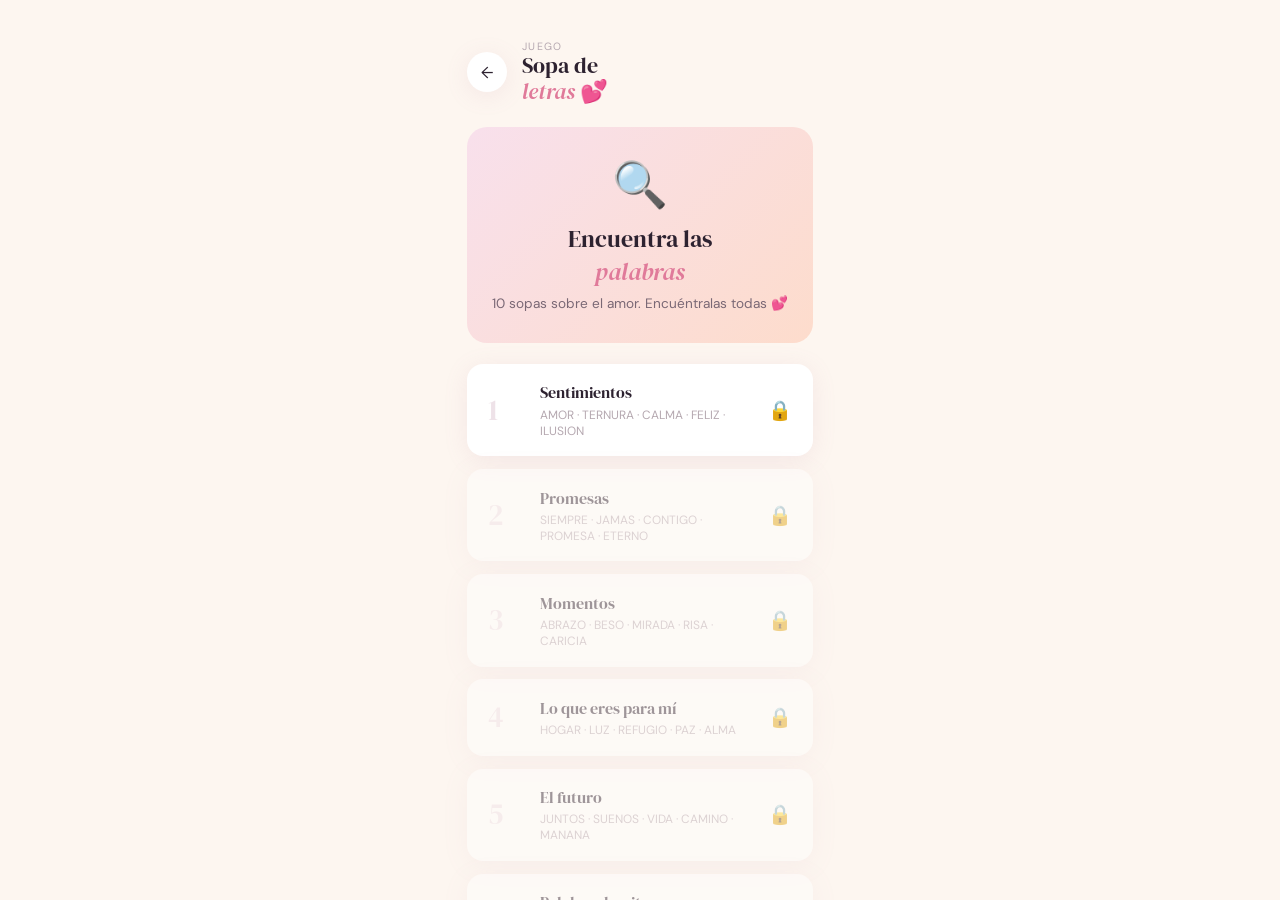
<file: sopa.html>
<!DOCTYPE html>
<html lang="es">
<head>
<meta charset="UTF-8">
<meta name="viewport" content="width=device-width, initial-scale=1.0, maximum-scale=1.0">
<title>Sopa de letras 💕</title>
<link href="https://fonts.googleapis.com/css2?family=DM+Serif+Display:ital@0;1&family=DM+Sans:wght@300;400;500&display=swap" rel="stylesheet">
<style>
:root{
  --bg:#FDF6F0;--surface:#fff;
  --pink:#F4A7B9;--pink-d:#E07A9A;
  --lila:#C9B8E8;--lila-d:#9B7FD4;
  --text:#2D2230;--text2:#7A6875;--text3:#B5A8B0;
  --radius:20px;--shadow:0 4px 24px rgba(180,120,160,.12);
}
*,*::before,*::after{margin:0;padding:0;box-sizing:border-box;-webkit-tap-highlight-color:transparent;}
html,body{height:100%;background:var(--bg);font-family:'DM Sans',sans-serif;color:var(--text);overscroll-behavior:none;}
.shell{max-width:390px;height:100dvh;margin:0 auto;display:flex;flex-direction:column;overflow:hidden;position:relative;}
.screen{position:absolute;inset:0;display:flex;flex-direction:column;opacity:0;pointer-events:none;transition:opacity .28s ease,transform .28s ease;transform:translateY(12px);}
.screen.active{opacity:1;pointer-events:all;transform:translateY(0);}
.inner{flex:1;overflow-y:auto;padding:1.5rem 1.4rem 3rem;}
.inner::-webkit-scrollbar{display:none;}

.top-row{display:flex;align-items:center;gap:.9rem;margin-bottom:1.4rem;}
.back-btn{width:40px;height:40px;border-radius:50%;background:var(--surface);box-shadow:var(--shadow);display:flex;align-items:center;justify-content:center;font-size:1rem;flex-shrink:0;border:none;text-decoration:none;color:var(--text);cursor:pointer;}
.top-kicker{font-size:.66rem;letter-spacing:.13em;text-transform:uppercase;color:var(--text3);}
.top-title{font-family:'DM Serif Display',serif;font-size:1.4rem;color:var(--text);line-height:1.15;}
.top-title em{font-style:italic;color:var(--pink-d);}

/* INTRO */
.intro-hero{background:linear-gradient(135deg,#F8E0EC,#FDDCCC);border-radius:var(--radius);padding:1.8rem 1.5rem;text-align:center;margin-bottom:1.3rem;}
.intro-emoji{font-size:2.8rem;margin-bottom:.5rem;}
.intro-title{font-family:'DM Serif Display',serif;font-size:1.5rem;color:var(--text);margin-bottom:.3rem;}
.intro-title em{font-style:italic;color:var(--pink-d);}
.intro-sub{font-size:.85rem;color:var(--text2);line-height:1.6;}
.puzzles-list{display:flex;flex-direction:column;gap:.8rem;}
.puzzle-item{background:var(--surface);border-radius:16px;padding:1.1rem 1.3rem;box-shadow:var(--shadow);cursor:pointer;display:flex;align-items:center;gap:1rem;transition:transform .15s;}
.puzzle-item:active{transform:scale(.97);}
.puzzle-num{font-family:'DM Serif Display',serif;font-size:1.8rem;color:rgba(200,160,180,.3);line-height:1;flex-shrink:0;width:36px;}
.puzzle-info{flex:1;}
.puzzle-title{font-family:'DM Serif Display',serif;font-size:1rem;color:var(--text);margin-bottom:.2rem;}
.puzzle-words{font-size:.75rem;color:var(--text3);}
.puzzle-status{font-size:1.2rem;}

/* GAME */
.game-info{display:flex;justify-content:space-between;align-items:center;margin-bottom:1rem;}
.game-theme{font-family:'DM Serif Display',serif;font-style:italic;font-size:1rem;color:var(--pink-d);}
.game-progress{font-size:.75rem;color:var(--text3);font-weight:500;}

.word-list{display:flex;flex-wrap:wrap;gap:.5rem;margin-bottom:1rem;}
.word-tag{font-size:.75rem;font-weight:500;padding:.3rem .75rem;border-radius:20px;background:#F5F0F8;color:var(--text2);transition:all .3s;}
.word-tag.found{background:linear-gradient(135deg,var(--pink),var(--lila));color:#fff;text-decoration:line-through;opacity:.7;}

.grid-wrap{background:var(--surface);border-radius:var(--radius);padding:1rem;box-shadow:var(--shadow);overflow:hidden;touch-action:none;}
.grid{display:inline-grid;gap:2px;width:100%;}
.cell{aspect-ratio:1;display:flex;align-items:center;justify-content:center;font-size:.82rem;font-weight:500;color:var(--text);border-radius:6px;cursor:pointer;user-select:none;background:#FDF6F0;transition:background .15s,color .15s;position:relative;}
.cell.selected{background:linear-gradient(135deg,var(--pink),var(--lila));color:#fff;}
.cell.found-cell{background:linear-gradient(135deg,rgba(244,167,185,.3),rgba(201,184,232,.3));color:var(--pink-d);}
.cell.found-cell.selected{background:linear-gradient(135deg,var(--pink),var(--lila));color:#fff;}

/* WIN */
.win-hero{background:linear-gradient(135deg,#F8E0EC,#FDDCCC);border-radius:var(--radius);padding:2rem 1.5rem;text-align:center;margin-bottom:1.2rem;}
.win-emoji{font-size:3rem;margin-bottom:.6rem;}
.win-title{font-family:'DM Serif Display',serif;font-size:1.7rem;color:var(--text);margin-bottom:.4rem;}
.win-title em{font-style:italic;color:var(--pink-d);}
.win-msg{background:var(--surface);border-radius:var(--radius);padding:1.3rem 1.4rem;box-shadow:var(--shadow);margin-bottom:1rem;}
.win-msg p{font-family:'DM Serif Display',serif;font-style:italic;font-size:1rem;line-height:1.85;color:var(--text);}
.win-sig{font-family:'DM Sans',sans-serif;font-style:normal;font-size:.78rem;color:var(--pink-d);font-weight:500;margin-top:.7rem;}
.win-btns{display:flex;gap:.7rem;}
.wbtn{flex:1;border:none;border-radius:14px;padding:.9rem;font-family:'DM Sans',sans-serif;font-size:.82rem;font-weight:500;cursor:pointer;}
.wbtn.next{background:linear-gradient(135deg,var(--pink),var(--lila));color:#fff;}
.wbtn.list{background:var(--surface);color:var(--text2);box-shadow:var(--shadow);}

/* CONFETTI */
.confetti-piece{position:fixed;width:7px;height:7px;border-radius:2px;pointer-events:none;z-index:999;animation:fall linear forwards;}
@keyframes fall{0%{transform:translateY(-20px) rotate(0deg);opacity:1;}100%{transform:translateY(105vh) rotate(720deg);opacity:0;}}
</style>
</head>
<body>
<div class="shell">

  <!-- INTRO -->
  <div class="screen active" id="s-intro">
    <div class="inner" style="padding-top:2.5rem;">
      <div class="top-row">
        <a class="back-btn" href="index.html">←</a>
        <div>
          <div class="top-kicker">juego</div>
          <div class="top-title">Sopa de<br><em>letras</em> 💕</div>
        </div>
      </div>
      <div class="intro-hero">
        <div class="intro-emoji">🔍</div>
        <div class="intro-title">Encuentra las<br><em>palabras</em></div>
        <p class="intro-sub">10 sopas sobre el amor. Encuéntralas todas 💕</p>
      </div>
      <div class="puzzles-list" id="puzzles-list"></div>
    </div>
  </div>

  <!-- GAME -->
  <div class="screen" id="s-game">
    <div class="inner">
      <div class="top-row">
        <button class="back-btn" onclick="show('s-intro')">←</button>
        <div>
          <div class="top-kicker" id="g-kicker"></div>
          <div class="top-title" id="g-title" style="font-size:1.2rem;"></div>
        </div>
      </div>
      <div class="game-info">
        <span class="game-theme" id="g-theme"></span>
        <span class="game-progress" id="g-progress"></span>
      </div>
      <div class="word-list" id="g-words"></div>
      <div class="grid-wrap">
        <div class="grid" id="g-grid"></div>
      </div>
    </div>
  </div>

  <!-- WIN -->
  <div class="screen" id="s-win">
    <div class="inner">
      <div class="top-row">
        <button class="back-btn" onclick="show('s-intro')">←</button>
        <div>
          <div class="top-kicker">¡completada!</div>
          <div class="top-title">Sopa <em>terminada</em></div>
        </div>
      </div>
      <div class="win-hero">
        <div class="win-emoji">🏆</div>
        <div class="win-title">¡Lo <em>lograste!</em></div>
      </div>
      <div class="win-msg">
        <p id="win-msg-text"></p>
        <div class="win-sig">Tuyo siempre, Jair ✦</div>
      </div>
      <div class="win-btns">
        <button class="wbtn list" onclick="show('s-intro')">← Volver</button>
        <button class="wbtn next" id="btn-next-puzzle" onclick="nextPuzzle()">Siguiente →</button>
      </div>
    </div>
  </div>

</div>
<script>
const PUZZLES = [
  {
    title:'Sentimientos',
    words:['AMOR','TERNURA','CALMA','FELIZ','ILUSION'],
    msg:'Los sentimientos más bonitos tienen nombre... y todos me los haces sentir tú. 💕'
  },
  {
    title:'Promesas',
    words:['SIEMPRE','JAMAS','CONTIGO','PROMESA','ETERNO'],
    msg:'Todo lo que te prometí lo digo en serio. Siempre, jamás y para siempre. ✦'
  },
  {
    title:'Momentos',
    words:['ABRAZO','BESO','MIRADA','RISA','CARICIA'],
    msg:'Cada momento contigo es mi favorito. Guardo todos en mi cabeza. 🌸'
  },
  {
    title:'Lo que eres para mí',
    words:['HOGAR','LUZ','REFUGIO','PAZ','ALMA'],
    msg:'Eres todo eso y más. Mi lugar seguro en este mundo. Te amo. ✦'
  },
  {
    title:'El futuro',
    words:['JUNTOS','SUENOS','VIDA','CAMINO','MANANA'],
    msg:'El futuro me emociona un montón... pero solo porque vas a estar tú en él. 🥹'
  },
  {
    title:'Palabras bonitas',
    words:['DULCE','BONITA','UNICA','ESPECIAL','INCREIBLE'],
    msg:'Todas estas palabras te quedan perfectas. Especialmente "increíble". ✦'
  },
  {
    title:'Cuidado',
    words:['CUIDAR','PROTEGER','SOSTENER','ABRAZAR','ESCUCHAR'],
    msg:'Todo eso quiero hacer por ti. Siempre. Sin que tengas que pedirlo. 💕'
  },
  {
    title:'Conexión',
    words:['ALMAS','VINCULO','LATIDO','ENCUENTRO','DESTINO'],
    msg:'Lo nuestro tiene demasiadas señales del destino para ser coincidencia. ✦'
  },
  {
    title:'Detalles',
    words:['CARTA','DETALLE','MENSAJE','SORPRESA','REGALO'],
    msg:'Esta app es solo una de las formas en que quiero decirte lo mucho que te amo. 🌸'
  },
  {
    title:'Para siempre',
    words:['INFINITO','SIEMPRE','NUNCA','ELEGIDA','COMPLETA'],
    msg:'Elegida, completa y amada. Eso eres tú para mí. Hoy y para siempre. ✦'
  },
];

const GRID_SIZE = 10;
const DIRS = [[0,1],[1,0],[0,-1],[-1,0],[1,1],[1,-1],[-1,1],[-1,-1]];
const completed = new Array(PUZZLES.length).fill(false);

let currentPuzzle = 0;
let grid = [], placed = [], found = [], foundCells = new Set();
let selecting = false, startCell = null, currentSelection = [];

// ── BUILD LIST ──
function buildList(){
  const wrap = document.getElementById('puzzles-list');
  wrap.innerHTML = '';
  PUZZLES.forEach((p,i)=>{
    const div = document.createElement('div');
    div.className = 'puzzle-item';
    div.innerHTML = `
      <div class="puzzle-num">${i+1}</div>
      <div class="puzzle-info">
        <div class="puzzle-title">${p.title}</div>
        <div class="puzzle-words">${p.words.join(' · ')}</div>
      </div>
      <div class="puzzle-status">${completed[i]?'✅':'🔒'}</div>`;
    const canPlay = i===0 || completed[i-1];
    if(canPlay){ div.onclick=()=>startPuzzle(i); div.style.opacity='1'; }
    else { div.style.opacity='.45'; div.style.cursor='default'; }
    wrap.appendChild(div);
  });
}

// ── GENERATE GRID ──
function generateGrid(words){
  const g = Array.from({length:GRID_SIZE},()=>Array(GRID_SIZE).fill(''));
  const p = [];
  const letters = 'ABCDEFGHIJKLMNOPQRSTUVWXYZ';

  for(const word of words){
    let placed2 = false;
    for(let attempt=0;attempt<200;attempt++){
      const dir = DIRS[Math.floor(Math.random()*DIRS.length)];
      const row = Math.floor(Math.random()*GRID_SIZE);
      const col = Math.floor(Math.random()*GRID_SIZE);
      const cells = [];
      let ok = true;
      for(let i=0;i<word.length;i++){
        const r=row+dir[0]*i, c=col+dir[1]*i;
        if(r<0||r>=GRID_SIZE||c<0||c>=GRID_SIZE){ok=false;break;}
        if(g[r][c]!==''&&g[r][c]!==word[i]){ok=false;break;}
        cells.push([r,c]);
      }
      if(ok){
        cells.forEach(([r,c],i)=>g[r][c]=word[i]);
        p.push({word,cells});
        placed2=true;
        break;
      }
    }
    if(!placed2) console.warn('Could not place',word);
  }
  for(let r=0;r<GRID_SIZE;r++)
    for(let c=0;c<GRID_SIZE;c++)
      if(g[r][c]==='') g[r][c]=letters[Math.floor(Math.random()*letters.length)];
  return {g,p};
}

// ── START PUZZLE ──
function startPuzzle(idx){
  currentPuzzle = idx;
  const puzzle = PUZZLES[idx];
  found = [];
  foundCells = new Set();
  selecting = false;
  startCell = null;
  currentSelection = [];

  const {g,p} = generateGrid(puzzle.words);
  grid = g; placed = p;

  document.getElementById('g-kicker').textContent = `Sopa ${idx+1} de ${PUZZLES.length}`;
  document.getElementById('g-title').textContent = puzzle.title;
  document.getElementById('g-theme').textContent = puzzle.title;
  updateProgress();
  renderWords();
  renderGrid();
  show('s-game');
  gridElementListener();
}

function updateProgress(){
  const puzzle = PUZZLES[currentPuzzle];
  document.getElementById('g-progress').textContent = `${found.length}/${puzzle.words.length} encontradas`;
}

function renderWords(){
  const puzzle = PUZZLES[currentPuzzle];
  const wrap = document.getElementById('g-words');
  wrap.innerHTML = '';
  puzzle.words.forEach(w=>{
    const span = document.createElement('span');
    span.className = 'word-tag'+(found.includes(w)?' found':'');
    span.textContent = w.replace('ILUSION','ILUSIÓN').replace('SUENOS','SUEÑOS').replace('MANANA','MAÑANA').replace('JAMAS','JAMÁS').replace('UNICA','ÚNICA').replace('INCREIBLE','INCREÍBLE').replace('VINCULO','VÍNCULO');
    wrap.appendChild(span);
  });
}

function renderGrid(){
  const g = document.getElementById('g-grid');
  g.style.gridTemplateColumns = `repeat(${GRID_SIZE},1fr)`;
  g.innerHTML = '';
  for(let r=0;r<GRID_SIZE;r++){
    for(let c=0;c<GRID_SIZE;c++){
      const cell = document.createElement('div');
      cell.className = 'cell'+(foundCells.has(`${r},${c}`)?' found-cell':'');
      cell.textContent = grid[r][c];
      cell.dataset.r = r;
      cell.dataset.c = c;

      cell.addEventListener('pointerdown', e=>{
        e.preventDefault();
        selecting=true;
        startCell=[r,c];
        currentSelection=[[r,c]];
        highlightSelection();
      });
      g.appendChild(cell);
    }
  }
}

function getLineCells([r1,c1],[r2,c2]){
  const dr=r2-r1, dc=c2-c1;
  const len=Math.max(Math.abs(dr),Math.abs(dc));
  if(len===0) return [[r1,c1]];
  const sr=dr===0?0:dr/Math.abs(dr), sc=dc===0?0:dc/Math.abs(dc);
  if(Math.abs(dr)>0&&Math.abs(dc)>0&&Math.abs(dr)!==Math.abs(dc)) return [[r1,c1]];
  const cells=[];
  for(let i=0;i<=len;i++) cells.push([r1+sr*i,c1+sc*i]);
  return cells;
}

function highlightSelection(){
  document.querySelectorAll('.cell').forEach(el=>{
    const r=+el.dataset.r, c=+el.dataset.c;
    const inSel=currentSelection.some(([sr,sc])=>sr===r&&sc===c);
    el.classList.toggle('selected', inSel);
  });
}

function checkSelection(){
  const word = currentSelection.map(([r,c])=>grid[r][c]).join('');
  const wordRev = word.split('').reverse().join('');
  const puzzle = PUZZLES[currentPuzzle];

  let matched = null;
  for(const p of placed){
    if((p.word===word||p.word===wordRev)&&!found.includes(p.word)){
      matched=p; break;
    }
  }

  if(matched){
    found.push(matched.word);
    matched.cells.forEach(([r,c])=>foundCells.add(`${r},${c}`));
    renderGrid();
    highlightFound(matched.cells);
    renderWords();
    updateProgress();
    if(found.length===puzzle.words.length) setTimeout(showWin,600);
  } else {
    currentSelection=[];
    highlightSelection();
  }
}

function highlightFound(cells){
  cells.forEach(([r,c])=>{
    const el=document.querySelector(`.cell[data-r="${r}"][data-c="${c}"]`);
    if(el) el.classList.add('found-cell');
  });
}

function showWin(){
  completed[currentPuzzle]=true;
  buildList();
  document.getElementById('win-msg-text').textContent = PUZZLES[currentPuzzle].msg;
  const btnNext=document.getElementById('btn-next-puzzle');
  if(currentPuzzle<PUZZLES.length-1){ btnNext.style.display=''; }
  else { btnNext.style.display='none'; }
  launchConfetti();
  show('s-win');
}

function nextPuzzle(){
  if(currentPuzzle<PUZZLES.length-1) startPuzzle(currentPuzzle+1);
}

function launchConfetti(){
  const colors=['#F4A7B9','#C9B8E8','#FAE3A0','#C8E6DA','#FDDCCC'];
  for(let i=0;i<50;i++){
    setTimeout(()=>{
      const el=document.createElement('div');
      el.className='confetti-piece';
      el.style.cssText=`left:${Math.random()*100}vw;background:${colors[Math.floor(Math.random()*colors.length)]};animation-duration:${1.2+Math.random()*1.4}s;animation-delay:${Math.random()*.3}s;border-radius:${Math.random()>.5?'50%':'2px'};`;
      document.body.appendChild(el);
      setTimeout(()=>el.remove(),2500);
    },i*18);
  }
}


const gridElementListener=()=>{
  const gridElement=document.getElementById("g-grid");
  if(gridElement.dataset.bound)return;
  gridElement.dataset.bound="1";
  gridElement.addEventListener("pointermove",(e)=>{
    if(!selecting)return;
    const elemento=document.elementFromPoint(e.clientX,e.clientY);
    if(!elemento||!elemento.classList.contains("cell"))return;
    const r=+elemento.dataset.r,c=+elemento.dataset.c;
    currentSelection=getLineCells(startCell,[r,c]);
    highlightSelection();
  });
  window.addEventListener("pointerup",()=>{
    if(!selecting)return;
    selecting=false;
    checkSelection();
  });
};

function show(id){
  document.querySelectorAll('.screen').forEach(s=>s.classList.remove('active'));
  document.getElementById(id).classList.add('active');
}

buildList();
</script>
</body>
</html>
</file>
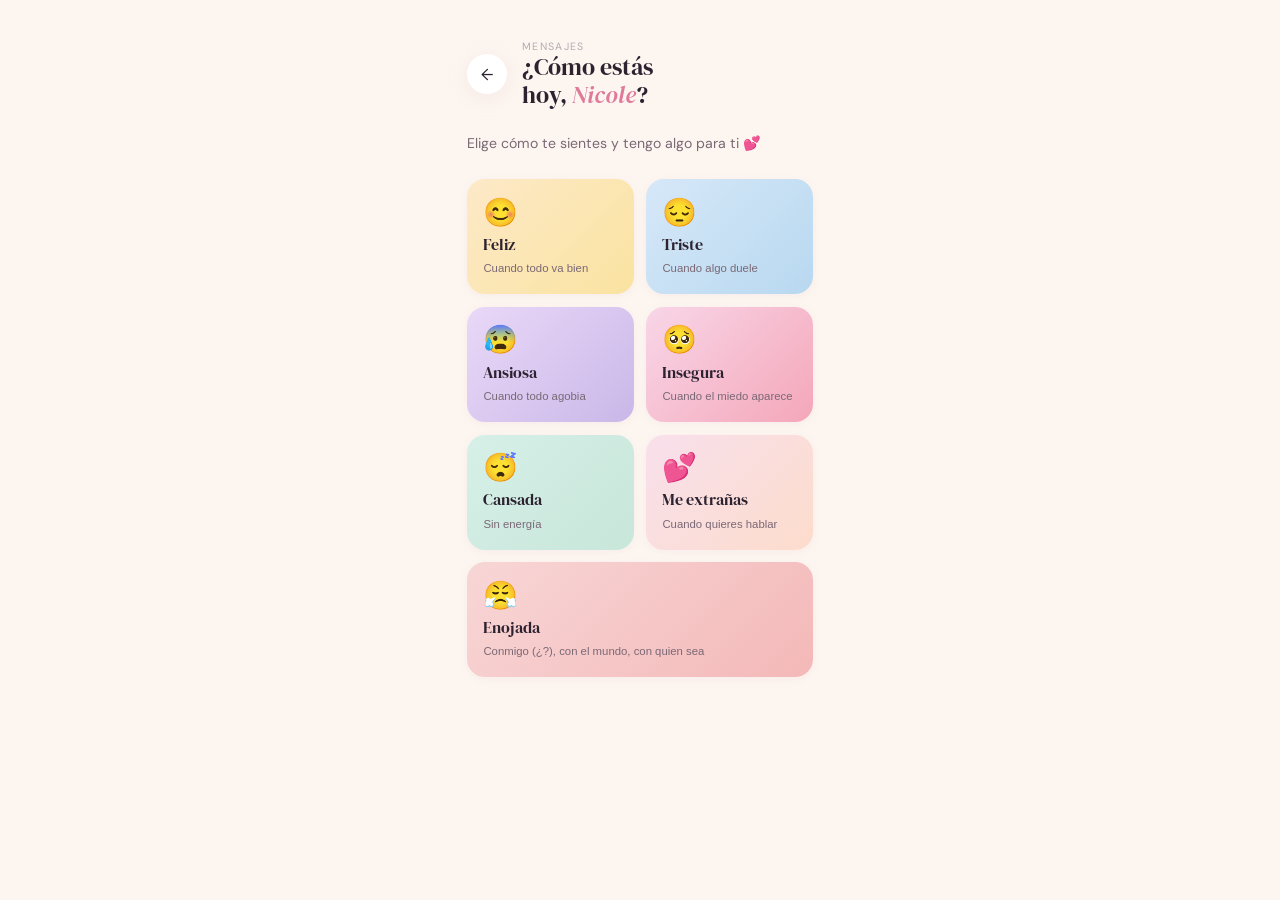
<file: app/moods.html>
<!DOCTYPE html>
<html lang="es">
<head>
<meta charset="UTF-8">
<meta name="viewport" content="width=device-width, initial-scale=1.0, maximum-scale=1.0">
<title>¿Cómo te sientes? 💭</title>
<link href="https://fonts.googleapis.com/css2?family=DM+Serif+Display:ital@0;1&family=DM+Sans:wght@300;400;500&display=swap" rel="stylesheet">
<link rel="stylesheet" href="page-transitions.css">
<script src="page-transitions.js"></script>
<style>
:root{
  --bg:#FDF6F0;--surface:#fff;
  --pink:#F4A7B9;--pink-d:#E07A9A;
  --lila:#C9B8E8;--lila-d:#9B7FD4;
  --text:#2D2230;--text2:#7A6875;--text3:#B5A8B0;
  --radius:20px;--shadow:0 4px 24px rgba(180,120,160,.12);
}
*,*::before,*::after{margin:0;padding:0;box-sizing:border-box;-webkit-tap-highlight-color:transparent;}
html,body{height:100%;background:var(--bg);font-family:'DM Sans',sans-serif;color:var(--text);overscroll-behavior:none;}
.shell{max-width:390px;height:100dvh;margin:0 auto;display:flex;flex-direction:column;overflow:hidden;position:relative;}

/* SCREENS */
.screen{position:absolute;inset:0;display:flex;flex-direction:column;opacity:0;pointer-events:none;transition:opacity .28s ease,transform .28s ease;transform:translateY(12px);}
.screen.active{opacity:1;pointer-events:all;transform:translateY(0);}
.inner{flex:1;overflow-y:auto;padding:1.5rem 1.4rem 2.5rem;}
.inner::-webkit-scrollbar{display:none;}

/* BACK ROW */
.top-row{display:flex;align-items:center;gap:.9rem;margin-bottom:1.5rem;}
.back-btn{width:40px;height:40px;border-radius:50%;background:var(--surface);box-shadow:var(--shadow);display:flex;align-items:center;justify-content:center;cursor:pointer;font-size:1rem;flex-shrink:0;border:none;text-decoration:none;color:var(--text);}
.top-meta{flex:1;}
.top-kicker{font-size:.66rem;letter-spacing:.13em;text-transform:uppercase;color:var(--text3);}
.top-title{font-family:'DM Serif Display',serif;font-size:1.5rem;color:var(--text);line-height:1.15;}
.top-title em{font-style:italic;color:var(--pink-d);}

/* ── MOODS GRID ── */
.moods-intro{font-size:.88rem;color:var(--text2);line-height:1.65;margin-bottom:1.5rem;}
.moods-grid{display:grid;grid-template-columns:1fr 1fr;gap:.8rem;}
.mood-btn{border:none;border-radius:18px;padding:1.2rem 1rem 1.1rem;cursor:pointer;text-align:left;display:flex;flex-direction:column;gap:.4rem;transition:transform .15s;box-shadow:0 2px 10px rgba(180,120,160,.08);}
.mood-btn:active{transform:scale(.95);}
.mood-emoji{font-size:1.75rem;line-height:1;}
.mood-name{font-family:'DM Serif Display',serif;font-size:1rem;color:var(--text);}
.mood-hint{font-size:.71rem;color:var(--text2);line-height:1.35;}
.m-happy{background:linear-gradient(135deg,#FDE9C8,#FAE3A0);}
.m-sad{background:linear-gradient(135deg,#D6E8F8,#B8D8F0);}
.m-anxious{background:linear-gradient(135deg,#EAD8F8,#C9B8E8);}
.m-insecure{background:linear-gradient(135deg,#F8D6E8,#F4A7B9);}
.m-tired{background:linear-gradient(135deg,#D6F0E8,#C8E6DA);}
.m-miss{background:linear-gradient(135deg,#F8E0EC,#FDDCCC);}
.m-angry{background:linear-gradient(135deg,#F8D6D6,#F4B8B8);grid-column:span 2;}

/* ── MSG LIST ── */
.msg-cards{display:flex;flex-direction:column;gap:.75rem;}
.msg-card{background:var(--surface);border-radius:14px;padding:1.1rem 1.3rem;box-shadow:var(--shadow);cursor:pointer;transition:transform .15s;}
.msg-card:active{transform:scale(.98);}
.msg-card-num{font-size:.62rem;letter-spacing:.1em;text-transform:uppercase;color:var(--text3);margin-bottom:.3rem;}
.msg-card-preview{font-family:'DM Serif Display',serif;font-style:italic;font-size:.95rem;color:var(--text);line-height:1.45;display:-webkit-box;-webkit-line-clamp:2;line-clamp:2;-webkit-box-orient:vertical;overflow:hidden;}
.msg-card-arrow{font-size:.75rem;color:var(--text3);margin-top:.5rem;}

/* ── MSG DETAIL ── */
.msg-hero{border-radius:var(--radius);padding:1.8rem 1.5rem;text-align:center;margin-bottom:1.1rem;}
.msg-hero-emoji{font-size:2.6rem;margin-bottom:.4rem;}
.msg-hero-label{font-family:'DM Serif Display',serif;font-size:1rem;color:var(--text);opacity:.7;}
.bubble{background:var(--surface);border-radius:18px 18px 18px 4px;padding:1.3rem 1.4rem;box-shadow:var(--shadow);}
.bubble p{font-family:'DM Serif Display',serif;font-style:italic;font-size:1rem;line-height:1.85;color:var(--text);}
.bubble p+p{margin-top:.85rem;}
.bubble-sig{font-family:'DM Sans',sans-serif;font-style:normal;font-size:.78rem;color:var(--pink-d);font-weight:500;margin-top:.85rem;}
.nav-btns{display:flex;gap:.65rem;margin-top:1rem;}
.nbtn{flex:1;border:none;border-radius:12px;padding:.8rem;font-family:'DM Sans',sans-serif;font-size:.8rem;font-weight:500;cursor:pointer;}
.nbtn:disabled{opacity:.28;cursor:default;}
.nbtn.prev{background:var(--surface);color:var(--text2);box-shadow:var(--shadow);}
.nbtn.next{background:linear-gradient(135deg,var(--pink),var(--lila));color:#fff;}
</style>
</head>
<body>
<div class="shell">

  <!-- ══ MOODS ══ -->
  <div class="screen active" id="s-moods">
    <div class="inner" style="padding-top:2.5rem;">
      <div class="top-row">
        <a class="back-btn" href="index.html">←</a>
        <div class="top-meta">
          <div class="top-kicker">mensajes</div>
          <div class="top-title">¿Cómo estás<br>hoy, <em>Nicole</em>?</div>
        </div>
      </div>
      <p class="moods-intro">Elige cómo te sientes y tengo algo para ti 💕</p>
      <div class="moods-grid">
        <button class="mood-btn m-happy"   onclick="openMood('happy')"><span class="mood-emoji">😊</span><span class="mood-name">Feliz</span><span class="mood-hint">Cuando todo va bien</span></button>
        <button class="mood-btn m-sad"     onclick="openMood('sad')"><span class="mood-emoji">😔</span><span class="mood-name">Triste</span><span class="mood-hint">Cuando algo duele</span></button>
        <button class="mood-btn m-anxious" onclick="openMood('anxious')"><span class="mood-emoji">😰</span><span class="mood-name">Ansiosa</span><span class="mood-hint">Cuando todo agobia</span></button>
        <button class="mood-btn m-insecure" onclick="openMood('insecure')"><span class="mood-emoji">🥺</span><span class="mood-name">Insegura</span><span class="mood-hint">Cuando el miedo aparece</span></button>
        <button class="mood-btn m-tired"   onclick="openMood('tired')"><span class="mood-emoji">😴</span><span class="mood-name">Cansada</span><span class="mood-hint">Sin energía</span></button>
        <button class="mood-btn m-miss"    onclick="openMood('miss')"><span class="mood-emoji">💕</span><span class="mood-name">Me extrañas</span><span class="mood-hint">Cuando quieres hablar</span></button>
        <button class="mood-btn m-angry"   onclick="openMood('angry')"><span class="mood-emoji">😤</span><span class="mood-name">Enojada</span><span class="mood-hint">Conmigo (¿?), con el mundo, con quien sea</span></button>
      </div>
    </div>
  </div>

  <!-- ══ MSG LIST ══ -->
  <div class="screen" id="s-list">
    <div class="inner">
      <div class="top-row">
        <button class="back-btn" onclick="show('s-moods')">←</button>
        <div class="top-meta">
          <div class="top-kicker" id="ml-kicker"></div>
          <div class="top-title" id="ml-title"></div>
        </div>
      </div>
      <div class="msg-cards" id="ml-cards"></div>
    </div>
  </div>

  <!-- ══ MSG DETAIL ══ -->
  <div class="screen" id="s-detail">
    <div class="inner" id="det-inner">
      <div class="top-row">
        <button class="back-btn" onclick="show('s-list')">←</button>
        <div class="top-meta">
          <div class="top-kicker" id="det-num"></div>
          <div class="top-title" id="det-moodname"></div>
        </div>
      </div>
      <div class="msg-hero" id="det-hero">
        <div class="msg-hero-emoji" id="det-emoji"></div>
        <div class="msg-hero-label" id="det-label"></div>
      </div>
      <div class="bubble" id="det-bubble"></div>
      <div class="nav-btns">
        <button class="nbtn prev" id="btn-prev" onclick="navMsg(-1)">← Anterior</button>
        <button class="nbtn next" id="btn-next" onclick="navMsg(1)">Siguiente →</button>
      </div>
    </div>
  </div>

</div>
<script>
const MOODS = {
  happy:{name:'Feliz',emoji:'😊',color:'linear-gradient(135deg,#FDE9C8,#FAE3A0)',msgs:[
    {body:['De verdad, verte sonreír una de las cosas más bonitas de mi día... Se que nos vemos muy pocas veces pero eso no importa, no importa cuanto tiempo tenga que esperar con tal de verte sonreír de verdad... Siento una tranquilidad enorme y me recuerda lo mucho que valoro tenerte en mi vida. Mi meta siempre va a ser sumarte... ser un lugar seguro para ti y hacer todo lo posible para que esa alegría te dure el mayor tiempo posible... porque te mereces todo lo bueno del mundo...'],sig:'Siempre seré tuyo.. ✦'},
    {body:['Me da risa y a la vez me encanta que te rías de mis chistes malos... aunque a veces sean súper repetitivos o aburridos lol... de verdad valoro un montón que me sigas la corriente... Ver cómo te ríes de esas tonterías... no sé, me hace sentir una desconexión total, como si en ese momento exacto nada más importara... y me di cuenta de que escuchar tu risa genuina... es por lejos mi parte favorita de estar contigo...'],sig:'Enserio me encanta tu risa.. ✦'},
    {body:['No se como lo haces... literal cambias por completo mi vida, los días por más pesados, estresantes o malos que hayan sido... verte así, tranquila y sonriendo... hace que me olvide de todo lo demás... Te ves tan bonita cuando andas con ese humor jsjksk.. que me dan ganas de detener el tiempo ahí mismo... De verdad, por peor que esté todo afuera... tú siempre me haces más feliz... y me quedo pensando en lo afortunado que soy...'],sig:'Tengo mucha suerte de tenerte junto a mi..✦'},
    {body:['Me cambia por completo el ánimo cuando me llega un mensaje tuyo y noto que estás de buen humor... aunque estemos lejos y no pueda verte en persona... leer que estás teniendo un buen día me saca una sonrisa... Me da mucha calma saber que estas bien... y me dan ganas de dejar todo lo que estoy haciendo para ponerme a hablar contigo... Aunque no haya tema de conversación.. simplemente quiero estar compartiendo nuestras cosas.. Te amo...'],sig:'Seré feliz sabiendo que tu tambien lo eres.. ✦'},
    {body:['Me hace muchísima ilusión imaginar todo lo que nos falta... no solo el plan de vivir juntos en Barranco con nuestro gato naranja waton y ponerle Empanada KJAJKS... sino también todo lo que viene antes... Tengo muchísimas ganas de seguir conociéndote más... descubrir tus gustos nuevos, tus manías, ver cómo reaccionas a cosas que aún no te he contado... de verdad me emociona demasiado todo lo que nos falta por vivir juntos... y saber que cada día voy a descubrir algo nuevo de ti...'],sig:'No olvidé el detalle del gato naranja xD ✦'},
    {body:['Me encanta lo única que eres conmigo... la forma en que me escuchas, tus detalles y cómo logras que me sienta en total confianza... Valoro muchísimo que seas tan auténtica... que no tengamos que aparentar nada cuando estamos hablando... Me fascina esa combinación que tienes entre ser tierna y a la vez tener las cosas claras... Es por lejos mi parte favorita de tu personalidad... y lo que me hace saber que eres tú con quien quiero compartir mis días el resto de mi vida...'],sig:'Si, eres tierna..✦'},
    {body:['Admiro muchísimo la fuerza que tienes para hacer tus cosas... y ver cómo eres me motiva un montón a mí también... De verdad... tu amor provoca algo muy fuerte en mí... Te prometí que iria cambiando mis malos hábitos... de mejorar cada día solo para darte la versión que te mereces, para que algún día estés orgullosa de mi y puedas decir "Wao, tengo un novio increíble" … No solo me encantas... sino que me llenas de orgullo... y me hace feliz saber que me inspiras a ser una mejor persona...'],sig:'Se me hará dificil, pero lo haré :3 ✦'},
    {body:['No te imaginas lo mucho que me gustas físicamente... Cada detalle tuyo me gusta mucho...  Tu sonrisa, la forma en que me miras... De verdad me gustas mucho jksjks, eres tan linda... No se que tan raro suene, pero no dejo de ver las fotos que me mandaste :c .. Siempre me quedo pensando en la última vez que nos vimos... y me sigo sorprendiendo de lo hermosa que eres... Para mí... eres por lejos la chica más linda de todas... y nadie me hará pensar lo contrario... (Ni siquiera tu :b)'],sig:'De verdad, eres muy hermosa.. ✦'},
    {body:['Sabias que cuando tú estás feliz, de verdad que a mí se me nota al instante... Es como si tu buena energía se me pegara por completo... Si tú sonríes o te pasa algo lindo, automáticamente a mí también me cambia el humor y me pongo feli, de buen humor y ajam... Me encanta saber que tenemos esa conexión... que tu felicidad se contagia tan fácil y que me alegres el día entero... :3'],sig:'¿Ya te dije cuanto me gusta tu sonrisa? Jej :b✦'},
    {body:['Mi amor, una preguntita tímida.. ¿sabes qué le dice un pan a otro pan? Te presento a una amiga XDD .. o tmb ¿sabes qué le dice un pollito a otro pollito? Necesitamos ayuda... BAJKSKJ de verdad no puedo con estos chistes... me da demasiada risa que siempre te los diga y que igual nos terminemos riendo de estas tonterías... Me encanta que seamos tan graciosos cuando estamos de buen humor..'],sig:'JKAJKSA, tenia que poner algo menos serio ✦'},
    {body:['Cada vez que me acuerdo de cuando nos quedamos hablando por horas en vc o cuando escucho esa canción que me hace pensar en ti mientras voy en el metropolitano.. me sale una sonrisa de idiota JKASJK.. Me pongo a recordar las caras que pones, lo bien que la pasamos y lo rápido que se nos va el tiempo cuando estamos juntos... Esos momentos son mis favoritos por lejos y siempre que tengo un día pesado me acuerdo de eso y me cambia todo...'],sig:'Me da pena cuando pongo esas caras en el bus ✦'},
    {body:['Hay algo que creo que nunca te he dicho en voz alta (me da pena sjks, ya se me pasará)... pero cada vez que te veo feliz o te noto súper emocionada por algo, me quedo pensando en lo afortunado que soy de tenerte a mi lado... Me da una paz increíble verte así y me prometo a mí mismo hacer todo lo posible para que esa felicidad te dure siempre... Es algo que se me pasa por la cabeza cada vez que sonríes...'],sig:'Nunca dejes de sonreir :c ✦'},
    {body:['Me hace muchísima ilusión pensar en el futuro y en todas las cosas que vamos a celebrar juntos... Me imagino el día en que por fin cumplamos nuestras metas, cuando celebremos que terminamos nuestros estudios o el momento exacto en que estemos viviendo en nuestra propia casita ahhh :cc, NUESTRO MATRIMONIOOO... Sé que nos faltan muchas cosas por vivir, pero me emociona un montón saber que cada logro que venga lo vamos a festejar juntos...'],sig:'Me emocione bastante escribiendo esto jksak.. ✦'},
    {body:['De vdd me encanta verte cuando estás feliz... me encanta cuando te ríes tímidamente y te cubres el rostro... sé que tal vez te da un poco de pena, pero a mí enserio me encanta verte y escucharte en esos momentos :cc ... Me quedo como tonto mirándote y pensando en que raios hice  para tener a una novia tan increible, tan hermosa y taaaaan cool... Esos pequeños detalles tuyos son mis favoritos y hacen que verte feli sean de mis mejores recuerdos contigo...'],sig:'No cambiaria eso por nada del mundo ✦'},
    {body:['Para cerrar esta parte... solo quiero que sepas que tu felicidad es mi prioridad y verte bien me alegra la vida entera... Todo lo que escribí aquí son cosas que me salieron del corazón, todo todo... Me gusta mucho hacerte reír, que me hagas reír y recordarte siempre lo mucho que te amo, por eso mismo este no es el final de la app... la voy a ir actualizando y metiéndole más código para dejarte más mensajitos con el pasar del tiempo :3... Cada vez que entres más adelante, seguro encuentras algo nuevo jksajka... Tu sonrisa es mi lugar seguro y siempre voy a buscar la forma de hacerte feli... Te amo con todo mi corazón..'],sig:'Te amo muchio, me gusta tu sonrisa ✦'},
  ]},
  sad:{name:'Triste',emoji:'😔',color:'linear-gradient(135deg,#D6E8F8,#B8D8F0)',msgs:[
    {body:['mi amor... si entraste aquí es porque probablemente estás teniendo un día difícil o te sientes bajoneada... y solo quiero decirte que está bien no estar bien todo el tiempo... No te presiones por intentar sonreír o por querer cambiar tu ánimo rápido si no te nace... Aquí puedes dejar caer los hombros, desconectarte un ratito y simplemente sentir lo que tengas que sentir... Yo no me voy a mover de tu lado...'],sig:'Jamás me iré de tu lado.. ✦'},
    {body:['Si tienes ganas de llorar, hazlo... de verdad, saca todo eso que tienes guardado... A veces pensamos que aguantarse las lágrimas nos hace fuertes, pero es todo lo contrario mi amor :cc ... Dejar salir lo que te duele y aceptar que estás triste también requiere muchísima valentía... No tienes que ser fuerte todo el tiempo, mi amor, y mucho menos conmigo... Suelta esa carga un ratito, que yo aquí te cuido..."'],sig:'Te cuidaré siempre ✦'},
    {body:['Sé que a veces, cuando estamos tristes, sentimos que nadie nos entiende o que estamos completamente solos con nuestra cabeza... pero quiero recordarte que me tienes a mí... Sea lo que sea por lo que estés pasando, sea grande o chiquito, no tienes que cargarlo tú sola... Estoy aquí para escucharte si quieres hablar, o para quedarnos en silencio si eso prefieres... pero nunca te olvides de que estamos juntos en esto..'],sig:'Hablalo conmigo...si? ✦'},
    {body:['De verdad, me justaría estar ahí mismo contigo para abrazote fuerte y no soltarte hasta que te sientas mejor... pero cierra los ojos un ratito y siente este mensaje como si fuera ese abrazo... Imagina que estoy ahí, dándote un besito en la frente y diciéndote que todo va a estar bien... No puedo quitarte el dolor mágicamente, pero sí puedo prometerte que te voy a sostener a la distancia cada vez que lo necesites... Te extraño :c'],sig:'Todo estará biem mientras estés conmigo... promesita ✦'},
    {body:['Sé perfectamente lo feo que se siente estar atrapado en uno de esos dias... A mí también me ha pasado que siento la cabeza pesidísima, parece que se me va a caer de tanto pensar jksjs, que no tengo ganas de hacer nada y que todo se ve cuesta arriba... En esos momentos, lo que más me ayudaba era ponerme los audífonos, escuchar un disco de Radiohead entero, o jugar al LoLcito y simplemente dejar que el tiempo pasara sin presionarme por estar bien... Aprendí que la tristeza no se quita a la fuerza... se supera dándote permiso de sentirla un ratito y sabiendo que, tarde o temprano, la tormenta siempre pasa...'],sig:'Deberiamos jugar al LoL :b ✦'},
    {body:['Esto que estás sintiendo ahora mismo no va a durar para siempre mi amor... las nubes negras terminan moviéndose y el sol vuelve a salir, aunque ahorita lo veas todo gris y todo triste... No te preocupes por lo que pueda pasar mañana ni por cuándo vas a volver a sonreír, solo vive este momento a tu ritmo. Lo único que quiero que tengas súper claro es que, cuando toda esto pase y estés lista para volver a salir al mundo, yo voy a estar aquí mismo... exactamente en el mismo lugar, esperándote...'],sig:'Claro que no te dejaré sola cuando estes triste.. ✦'},
    {body:['Si pudiera teletransportarme y estar ahí contigo en este mismo segundo, lo primero que haría sería darte un abrazote del oso sin decir nada... Te tomaria de los cachetitos, te daría un besito en la frente y te prepararía algo caliente para que te relajes... Nos echaríamos a ver una película random o simplemente me quedaría acostado a tu lado abrazándote hasta que te quedes dormida... No puedo estar ahí físicamente justo ahora, pero quiero que te imagines esa escena y sepas que mis ganas de cuidarte sí están contigo...'],sig:'Ojalá poder estar ahi, daria todo por eso ✦'},
    {body:['Sé que cuando estás triste es fácil olvidarse de lo increíble que eres... la cabeza se pone pesada y nos hace dudar de todo. Pero yo estoy aquí para recordarte la verdad, y la verdad es que eres una chica súper fuerte, inteligente y con un corazón enorme que se preocupa por todos... Admiro demasiado cómo le echas ganas a tus cosas, incluso cuando te cuesta... No dejes que un mal día te haga dudar de lo valiosa y hermosa que eres, si mi amor??.. :c'],sig:'Es una de los miles de motivos por los que estoy enamorado de ti..✦'},
    {body:['Oye mi vida ... cuchame un ratito. Sé que ahorita todo se siente horrible y estas tiste, pero quiero que te grabes algo muy bien en la cabeza.. te amo un montooooooon. Eso no cambia por nada nada del mundo, ni por un mal día, ni por la distancia, ni por cómo te sientas hoy... Mi amor por ti está intacto y aquí me voy a quedar pase lo que pase, ¿ya? No te olvides de eso...'],sig:'Te amo con toda mi alma ✦'},
    {body:['De vdd quiero agradecerte por dejarme ver este lado tuyo... Sé que a veces cuesta mostrarse vulnerable o decir que las cosas no están bien, pero que confíes en mí cuando estás mal es de las cosas más importantes para mí... Me hace sentir que de verdad somos un equipo y que puedo ser ese lugar seguro donde no tienes que fingir nada... Gracias por dejarme cuidarte y por hacerme parte de tus días, tanto en los buenos como en los tristes..'],sig:'Quiero ser tu lugar seguro ✦'},
    {body:['Aunque no lo sepas, tú me has enseñado muchísimo sobre esto... Ver cómo eres de empática y el gran corazón que tienes me hizo entender que estar triste no tiene nada de malo, que es parte de ser humanos y que a veces solo se necesita un respiro... Me enseñaste que no hay que resolverlo todo de golpe, sino ir paso a paso... Tu forma de ser me inspira un montón mi amor, y me ayudó a entender mejor mis propios días grises... Eres increible'],sig:'De verdad eres increíble ✦'},
    {body:['Tómate todo el tiempo que necesites, mi vida... No sientas que tienes que "ponerte bien" rápido por mí, ni que me vas a aburrir o a cansar por estar así. A mí me importas tú completa, con tus días felices y también con tus días tristes. No hay prisa ninguna... Si hoy solo quieres estar desconectada o hablar poquito, está bien. Yo no tengo ningún apuro aquí me voy a quedar esperándote...'],sig:'Te amaré pase lo que pase.. ✦'},
    {body:['A mí también me pasa que a veces me entra una depresión exótica de la nada lol... Momentos en los que voy en el metropolitano escuchando música y la cabeza me empieza a dar mil vueltas, o días en los que siento que por más que intente hacer las cosas bien, todo me sale terrible por  mas de que me esfuerce y me frustro un montón :c ... Te lo cuento porque quiero que veas que sentirnos así es parte de ser humanos pq no somos robots. Yo también tengo mis días grises mi amor, y es completamente normal...'],sig:'Estoy bien sabiendo que tu estas ahí :3 ✦'},
    {body:['Siempre me acuerdo de esa vez que me sentía súper estresado y bajoneado por que no me sentía suficiente, por que estaba estresado con cosas de la universidad, y tú estuviste ahí para mí... No sabes la paz que me dio escucharte ese día. Tu forma de calmarme, de escucharme y decirme que todo iba a estar bien me cambió el ánimo por completo y me reinició la vida. Te lo cuento hoy para que veas que tu amor tiene muchísimo poder en mí, y que así como tú me salvaste esa vez de mi propia cabeza, hoy me toca a mí cuidarte y ser tu lugar seguro...'],sig:'No dejaré que te llenes de tristeza.. ✦'},
    {body:['Para terminar, solo quiero recordarte que ninguna tormenta dura para siempre, estarás bien mientras sea algo que yo pueda solucionar, y si no.. Estaré ahí para ti sieeeempre ... Sé que ahorita se siente todo muy pesado, pero confío plenamente en ti y sé lo fuerte que eres, aunque ahorita no lo sientas así. No tienes que solucionar nada hoy asi que... por ahora solo descansa, apaga la cabeza un ratito y deja que el día termine. Mañana será un nuevo comienzo y, pasito a pasito, todo va a volver a acomodarse. Aquí voy a estar yo para verlo y para celebrar cuando vuelvas a sonreír... Ah, y por cierto, voy a ir actualizando esta app para ponerle más cositas y detalles, así que este rinconcito siempre va a ir creciendo contigo. Te amo un montón, mi vida...'],sig:'Te amo mucho :3 ✦'},
  ]},
  anxious:{name:'Ansiosa',emoji:'😰',color:'linear-gradient(135deg,#EAD8F8,#C9B8E8)',msgs:[
    {body:['Hola mi amor... si entraste aquí es porque la cabeza está yendo a mil y sientes que no puedes parar de pensar. Quiero que sepas algo antes que nada.. lo que sientes es completamente válido. No te voy a decir que no te preocupes o que todo está bien, porque sé que cuando la ansiedad aparece, tal vez esas palabras no ayudan mucho :c . Solo quiero que sepas que te veo, que entiendo que estás pasando algo difícil, y que aquí estoy mi amor.'],sig:'Aquí estaré siempre ✦'},
    {body:['Wait wait, respira despacio. No tienes que resolver nada ahora mismo mi amor. La cabeza a veces nos engaña y nos hace sentir que todo es urgente, que si no encontramos la solución ya mismo algo va a salir mal... pero no es así. Date permiso de bajar el ritmo un ratito. Un respiro. Luego otro. No hay prisa, y yo no me voy a ningún lado.'],sig:'Respira conmigo... ✦'},
    {body:['Sabes qué podemos hacer cuando te sientas así¿? Ponemos una serie de fondo, nos quedamos en vc aunque no hablemos mucho, y simplemente compartimos el momento. No tienes que estar animada ni decir nada interesante. Solo existir al otro lado de la llamada ya me basta. Eso también es estar juntos, y a mí me encanta un montón jej.'],sig:'Llámame cuando quieras :b ✦'},
    {body:['La ansiedad miente mi vida. Te hace creer que lo peor es lo más probable, que todo va a salir mal, que no puedes con esto... pero no es verdad. La realidad casi siempre es más amable de lo que la cabeza ansiosa lo ve. Lo que estás sintiendo ahora es real, pues sim, pero las catástrofes que te imaginas casi nunca llegan. Confía un poquito más en ti misma.'],sig:'Confío en ti más de lo que crees ✦'},
    {body:['Te acuerdas de todas las veces que sentiste que no ibas a poder con algo y al final pudiste??¿¿ Pues esom. Eres mucho más capaz de lo que tu cabeza te dice cuando está en modo exótica.. Has podido con cosas difíciles antes, y vas a poder con esto también. No te subestimes mi amor. Yo he visto de lo que eres capaz y me dejas sin palabras.'],sig:'Siempre he confiado en ti ✦'},
    {body:['Oye mi amor, cuchame... si la ansiedad te golpea fuerte en cualquier momento, escríbeme. No importa la hora, no importa si estoy en clases o jugando LoL, te responderé. No tienes que manejarlo sola ni esperar a que pase para contármelo después. Quiero estar ahí para ti, aunque sea solo para decirte que ya va a pasar porque no soy tan bueno dando consejos xd. Pero para eso estoy yo.'],sig:'Escríbeme, siempre sim? :c ✦'},
    {body:['Aunque ahorita no lo sientas así, eres una chica increíblemente fuerte. No el tipo de fuerte que nunca se rompe, sino el tipo que aunque rompa se vuelve a armar. He visto cómo te levantas, cómo le echas ganas a tus cosas incluso cuando cuesta. Eso requiere una valentía enorme. No dejes que un momento de ansiedad te haga olvidar lo que eres.'],sig:'Eres más fuerte de lo que crees ✦'},
    {body:['Casi nunca el futuro que nos da miedo resulta ser tan horrible como lo imaginamos. La cabesita exótica muchas veces empeora, amplifica, las... pero la realidad tiene la costumbre de ser mucho más manejable. No digo que no vaya a haber cosas difíciles, pero sí te digo que cuando lleguen, las vamos a enfrentar juntos. No tienes que resolver el futuro hoy…'],sig:'Enfrentaremos el futuro juntos :3✦'},
    {body:['Te cuento alguito.. a mí también me agobia la cabeza a veces (Mucho) . Me pasa cuando tengo mil cosas pendientes de la universidad o cuando siento que no estoy avanzando lo suficiente. Lo que más me ayuda es ponerme a jugar LoLcito, ponerme los audífonos, escuchar música a todo volumen y dejar que el tiempo pase sin presionarme. Te lo cuento para que veas que no estás sola en esto. Todos tenemos esos momentos.'],sig:'Somos un equipo, recuérdalo ✦'},
    {body:['Oye mi amor.. en este momento exacto, qué es lo más pequeño que puedes hacer para sentirte un poquito mejor¿? No te pido que soluciones todo, solo una cosita chiquita. Tal vez tomar agua, ponerte una canción que te guste, salir un momento al parquecito (conmigo), o simplemente cerrar los ojos dos minutos. A veces el primer paso es el más importante.'],sig:'Pasito a pasito ✦'},
    {body:['No tienes que ser fuerte conmigo mi amor. De verdad. Puedes llegar hecha pedazos, sin ganas de nada, y yo voy a seguir aquí igual. No necesito que estés bien para quererte. Te quiero completa, con tus días buenos y con tus momentos de ansiedad incluidos. Aquí no tienes que aparentar nada sim?.'],sig:'Aquí puedes ser tú :3 ✦'},
    {body:['Aver dime.. Qué es cierto y seguro ahorita mismo¿? Estás respirando. Estás leyendo esto. Yo te amo mucho. Esas tres cosas son reales y no van a cambiar sin importar lo que pase. A veces cuando la ansiedad llega fuerte ayuda volver a lo que pasa en realidad, a lo que sí está ahí. Y lo que sí está ahí, entre otras cosas, soy yo.'],sig:'Mi amor por ti es muy real ✦'},
    {body:['Te quiero en todas tus versiones, incluyendo esta. La Nicole ansiosa, la que piensa demasiado, la que a veces siente que no puede... también es la Nicole que elegí. No solo aparezco cuando todo está bien. Estoy aquí exactamente ahora, que es cuando más importa…'],sig:'Te elijo siempre, en todo momento ✦'},
    {body:['Admiro demasiado cómo manejas las cosas difíciles, aunque tú no lo veas así. Tal vez sientes que no estás pudiendo, pero desde afuera yo veo a alguien que sigue adelante aunque le cueste, que busca soluciones aunque tenga miedo… Alguien que no se rinde. Eso es enorme mi amor. No lo minimices.'],sig:'Te admiro más de lo que crees ✦'},
    {body:['Cuando pase este momento (y va a pasar), vas a seguir siendo tú. La misma chica tan increíble, tierna y fuerte que me tiene completamente enamorado. La ansiedad es solo un momento, no es quien eres. Y cuando se vaya, aquí voy a estar yo, exactamente en el mismo lugar, feliz de tenerte conmigo.'],sig:'Siempre estaré feliz de tenerte ✦'},
  ]},
  insecure:{name:'Insegura',emoji:'🥺',color:'linear-gradient(135deg,#F8D6E8,#F4A7B9)',msgs:[
    {body:['Eres suficiente mi amor. No a medias, no con condiciones, no "a pesar de"… Eres suficiente tal como eres hoy. Sé que la cabeza a veces no te deja creerlo, pero quiero que te graben estas palabras.. Te elegí a ti. No a una versión mejorada de ti, no a ti cuando estés "mejor". ..A ti, ahora mismo.'],sig:'Eres más que suficiente ✦'},
    {body:['Me encanta que sea tan obvio lo mucho que nos cuidamos. La forma en que te preocupas por mí me hace sentir demasiado especial y querido de una forma única. Me amas con una intensidad enorme y me cuidas con un corazón que no tiene fondo. Es de las cosas más hermosas de ti, y me enamora cada día más..'],sig:'Jamás lo cambiaria por nada.. ✦'},
    {body:['Tus inseguridades no me alejan. Al contrario. Cada vez que me las compartes, me acercan más a ti, porque significa que confías mucho en mí. Y eso, para mí, vale más que cualquier otra cosa. No tengo miedo de tus miedos. Los quiero porque son parte de ti.'],sig:'Me acercan a ti, deberías contármelas más :b ✦'},
    {body:['No te amo a pesar de tus inseguridades o tus miedos. Te amo con ellos. Son parte de la tú real, de la que existe más allá de las apariencias, y esa es la chica que me tiene completamente enamorado. No necesitas esconderlos conmigo. Aquí puedes ser todo lo que eres.'],sig:'Con todo y tus mieditos, te elijo ✦'},
    {body:['Te acuerdas de esa primera noche en el cumpleaños de Joao¿? Tú no eres de abrirte fácilmente con cualquier persona, pero esa noche, conmigo, lo hiciste. Eso requirió valentía, aunque no lo hayas sentido así… Desde ese momento supe que eras alguien especial… Y no me he equivocado ni un solo día.'],sig:'Desde esa noche lo supe ✦'},
    {body:['No tienes que competir con nadie para ser elegida por mí mi amor. No hay nadie con quien compararte, no hay un estándar que alcanzar… Ya eres la persona que quiero a mi lado. No porque seas perfecta (Lo eres), sino porque eres tú, y eso es exactamente lo que busco.'],sig:'Ya te elegí, sin condiciones ✦'},
    {body:['Una de las cosas que más me gusta de ti y que creo que tú subestimas un montón es lo empática que eres. La forma en que entiendes a las personas, en que te importa de verdad cómo se sienten los demás... eso no es algo común. Es algo que me parece increíble en ti y que me hace admirarte muchísimo.'],sig:'Eso me enamora de ti ✦'},
    {body:['Que te importe tanto cómo me siento, que pienses en mí, que te preocupes por nuestra relación... eso no es inseguridad solamente. También es amor. Es que te importo. Y que te importe tanto me dice lo mucho que me quieres, y eso me llena el corazón completo...'],sig:'Tu amor me llena el corazonsito :b ✦'},
    {body:['Sé que a veces tienes miedo de perderme. Y entiendo ese miedo, de verdad. Pero quiero que sepas algo.. Yo también te estoy eligiendo a ti cada día. No es solo que estés conmigo porque sí. Es que decido estar aquí, contigo, porque quiero. Ese miedo que sientes... Borralo con la idea de que yo no me voy JAMÁS.'],sig:'Es mi pinky promise :b ✦'},
    {body:['A mí también me dan inseguridades mi amor :c . A veces siento que no soy lo suficientemente bueno, que podría hacer más, que no estoy donde debería estar todavía. Te lo cuento para que veas que no estás sola en esto. Todos cargamos algo… La diferencia es que nosotros nos lo contamos mi vida, y eso nos hace más fuertes juntos.'],sig:'Juntos somos más fuertes ✦'},
    {body:['No tienes que ganarte mi amor, corazón. Ya lo tienes. No hay nada que hacer, nada que demostrar, ningún examen que pasar. Mi amor por ti no es algo que se gana ni se pierde. Está ahí, contigo, sin importar el día que sea ni cómo estés.'],sig:'Mi amor no tiene condiciones ✦'},
    {body:['La versión de ti que duda, que tiene miedo, que se siente insegura... también es la que más confía en mí. Porque me la muestra. Y eso, para mí, es lo más valioso que puedes darme. Más que cualquier otra cosa: que confíes en mí con lo que más te cuesta.'],sig:'Gracias por confiar en mí ✦'},
    {body:['Cuando te veo insegura de algo, no pienso menos de ti... Pienso en lo valiente que eres por seguir adelante aunque tengas miedo. En lo mucho que te esfuerzas. En lo enorme que es tu corazón. Eso es lo que veo yo desde afuera, aunque por dentro todo se sienta diferente.'],sig:'Desde afuera te veo brillar ✦'},
    {body:['Quiero seguir estando aquí cuando las inseguridades aparezcan… Pero no porque tenga que estarlo, sino porque quiero estar ahí contigo mi vida. Porque elegí estar en los buenos momentos y también en estos. Porque una relación de verdad no es solo celebrar lo bonito, sino también acompañarse cuando cuesta. Y yo quiero acompañarte siempre.'],sig:'Para eso estamos juntos ✦'},
    {body:['Y ya bueno jsjsj para cerrar esto eres vista, elegida y querida. Hoy, mañana y siempre. No a pesar de cómo eres, sino exactamente porque eres tú. No existe versión de ti que no me encante. Y nada, absolutamente nada, va a cambiar eso.'],sig:'Tiamooo ✦'},
  ]},
  tired:{name:'Cansada',emoji:'😴',color:'linear-gradient(135deg,#D6F0E8,#C8E6DA)',msgs:[
    {body:['Oye para. Respira… No tienes que hacer nada ahorita mismo. No tienes que estar productiva, ni animada, ni disponible. Date permiso de simplemente existir un ratito sin presión. El mundo puede esperar. Yo puedo esperar. Descansa, mi amor.'],sig:'Todos pueden esperar ✦'},
    {body:['El cansancio también es válido… No siempre hay que tener energía, no siempre hay que poder con todo. A veces el cuerpo y la cabeza simplemente dicen yabasta, y hay que escucharlos. No te exijas más de lo que puedes dar hoy… Ya es suficiente con lo que hiciste.'],sig:'Ya hiciste suficiente hoy ✦'},
    {body:['Sé que le metes muchísimo esfuerzo a tus cosas mi amor. Le echas ganas incluso cuando estás muy cansadita, y eso requiere una fuerza enorme que quizás tú ya no sientes porque estás acostumbrada a dársela a todo. Pero yo lo veo. Y por eso mismo tienes todo el derecho del mundo de estar cansada hoy, ujum...'],sig:'Te lo mereces, descansa ✦'},
    {body:['Si pudiera estar ahí ahorita mismo, lo primero que haría sería decirte que te acuestes, ponerte una mantita encima y quedarse a tu lado sin decir nada. Te haría masajitos en la cabeza hasta que te quedases dormida. No puedo estar físicamente, pero imagínate esa escena. Porque mis ganas de cuidarte sí están contigo ahora mismo… :c'],sig:'Ojalá poder estar ahí ✦'},
    {body:['Apaga un ratito mi vida. El mundo no va a dejar de girar porque tú te tomes un descanso. Las cosas pendientes pueden esperar. Lo que no puede esperar es tu cuerpo cuando te pide parar. Escúchalo... Date ese permiso sin culpa.'],sig:'El mundo puede esperar ✦'},
    {body:['No sé si sabes lo tierna que te ves cuando te quedas dormida en vc jksjks... La pantalla se queda en silencio, ya no hay respuestas, y yo sé exactamente lo que pasó… Y en vez de molestarme, tlj que me da una ternura enorme. Me quedo un rato más en la llamada solo por si acaso, escuchando. Es uno de mis momentos favoritos contigo, aunque tú no lo sepas...'],sig:'No cambiaría esos momentos por nadanadanadanada✦'},
    {body:['Tu descanso también importa para mí, no solo el tuyo. Cuando estás bien descansada, eres más tú… Y yo quiero que seas tú completa, no una versión agotada de ti que sigue adelante a pura fuerza de voluntad… Cuídate para ti, pero también sabe que cuando te cuidas, me cuidas a mí también.'],sig:'Tu bienestar es importante para mi✦'},
    {body:['No te voy a pedir que estés bien ni que tengas energía. Solo quiero que sepas que aquí estoy, sin expectativas, sin prisa. Si quieres hablar, hablamos. Si quieres silencio, silencio. Si quieres que ponga algo de fondo mientras descansas, lo pongo. Solo dime qué necesitas…'],sig:'Hagamos vc y te hablo de cualquier cosa :3 ✦'},
    {body:['No tienes que responderme rápido cuando estás cansada. No tienes que estar activa ni disponible. De verdad, el chat puede esperar. Si necesitas desconectarte un rato completo, hazlo. Yo voy a estar aquí cuando vuelvas, exactamente igual que antes.'],sig:'Cuando vuelvas, aquí estaré.. ✦'},
    {body:['Guardo conversación para cuando tengas energía, te lo juro jksjks. Tengo mil cosas que contarte, cosas del día, tonterías del LoL, memes que sé que te van a dar risa... pero todo eso puede esperar. Primero tú. Después el resto.'],sig:'Probablemente solo sea sobre LoL ✦'},
    {body:['Me encanta verte relajada y sin filtro, cuando no estás pensando en cómo lucir ni en qué decir. Esa versión de ti en pijama, despeinada y tranquila en confianza cuando vienes a mi casita jsjks... es una de mis favoritas. No cambiaría por nada el poder verte así de cómoda conmigo.'],sig:'Esa versión tuya me encanta uwu ✦'},
    {body:['No siempre hay que hacer algo… A veces el mayor acto de amor propio es quedarse quieta y no hacer nada. Descansar también es productivo, aunque no lo parezca. Deja de presionarte y date el permiso de simplemente estar..'],sig:'Quedate tiesa si eso hace falta skjsk.. ✦'},
    {body:['Este cansancio va a pasar, mi amor. No dura para siempre. Mañana o pasado vas a volver a tener energía, y cuando eso pase, ahí voy a estar yo para celebrarlo contigo. Pero hoy, descansa. Sin culpa… Sin prisa.'],sig:'Me muero de ganas por verte otra vez..✦'},
    {body:['Cuando tengas energía de nuevo, hay que hacemos algo juntos :b .. Me da igual qué. Podemos ver la siguiente temporada de lo que estemos viendo, hablar por horas de cualquier tontería, o simplemente quedarnos en vc sin hacer nada especial. Solo quiero compartir ese momento contigo cuando estés lista.'],sig:'Te espero con ganas ✦'},
    {body:['Duerme, mi vida. Yo no me voy a ningún lado. Cuando despiertes, aquí voy a estar yo, con el mismo amor de siempre y con mil cosas que contarte. Descansa tranquila. Buenas noches si es de noche, y si no, buena siesta jksjks. Te amo.'],sig:'Te amooooo✦'},
  ]},
  miss:{name:'Me extrañas',emoji:'💕',color:'linear-gradient(135deg,#F8E0EC,#FDDCCC)',msgs:[
    {body:['No te imaginas cuánto te extraño yo también mi vida... Así, directo y sin nada mas que decir. No hay un solo momento del día en el que no me haga falta tenerte cerca, escuchar tu risa o simplemente estar a tu lado. De verdad se siente un vacío enorme en la cabeza y en el pecho cuando no estás conmigo...'],sig:'Testranio :c ✦'},
    {body:['Extraño demasiadas cosas de ti cuando no estamos juntos, pero sobre todo extraño esa forma tan bonita que tienes de mirarme y hacerme reír por cualquier tontería jksjks... Extraño la sensación de tenerte al lado, de poder tomarte de los cachetitos de la nada o simplemente escuchar tu voz en vivo :c, sin una pantalla de por medio. Haces mucha falta por aquí mi amor...'],sig:'Es una señal para venir a mi casa..✦'},
    {body:['A veces estoy en medio de cualquier cosa, ya sea estudiando, yendo a la universidad o simplemente colgado en mi mundo, y de la nada te cruzas por mi cabeza... No te imaginas cómo me cambia la cara en ese segundo. Me sale una sonrisa de webon recordando alguna tontería que dijiste o lo bien que se siente estar contigo, y por un ratito me olvido de todo lo demás. Es increíble cómo, aunque no estés cerca, tienes el superpoder de hacer un día común en el mejor día de mi vida con un solo recuerdo...'],sig:'Eres increible :3 ✦'},
    {body:['Siempre me acuerdo de ese día en el taxi jsjks... La verdad no se que me pasó por la cabeza, solo se me dio por acariciarte la cabeza u ajam, pero desde entonces me di cuenta de algo muy fuerte.. de lo mucho que te amo y de que ya no me imagino mis días sin ti. Fue justo ahí donde procesé lo importante que te habías vuelto para mí y lo difícil que iba a ser despedirme de ti cada vez que nos viéramos. Desde ese día solo puedo pensar en lo mucho que te extraño cuando no estas conmigo :cc...'],sig:'Ojalá volver a ese dia ✦'},
    {body:['No te imaginas la cantidad de cosas random que me recuerdan a ti durante el día baskjs... A veces voy por ahí y veo una tontería en la calle, escucho una canción, o veo un meme cualquiera y de inmediato mi cabeza vuela directo a ti. Pienso que "A mi amorcito le hubiese gustado eso" o me acuerdo de tu risa. Es como si todo a mi alrededor tuviera un pedacito de ti, y terminas apareciendo en los detalles más inesperados...'],sig:'Me sorprende que todo tenga que ver contigo ✦'},
    {body:['Si te tuviera al lado ahorita mismo, no te imaginas el abrazo tan fuerte que te daría, se te romperían los huesos, te daría un beso enorme y no te soltaría por un buen rato. Olvidarme de las pantallas, del celular y de todo, solo quedarme ahí contigo sintiendo que todo lo demás deja de importar. De verdad me muero por tenerte cerca en este segundo... '],sig:'Extraño a mi novia :c ✦'},
    {body:['Extraño un montón esos momentos en los que nos quedamos tranquilos y me pongo a sobarte la cabecita... Ver cómo te relajas por completo y lo bien que la pasamos con algo tan simple es de mis cosas favoritas del mundo. Ya quiero tenerte cerca otra vez solo para consentirte así por horas y que te olvides de todo... Te juro que es de lo que más quiero repetir ahorita mismo.. Testraño :c'],sig:'Cuando puedo volver a verte¿? ✦'},
    {body:['A veces, incluso cuando estamos en silencio o cuando te quedas calladita por un rato, también te extraño un montón... No necesito que estemos hablando de mil cosas todo el tiempo, solo tu presencia ya cambia todo mi día. El saber que estás al otro lado o simplemente recordar esos momentos en los que nos quedamos callados juntos me hace una falta increíble. Hasta tu silencio se extraña por aquí mi vida.. '],sig:'Ojalá poder darte un besote ✦'},
    {body:['[Un mensaje sobre una llamada de Discord — lo que sientes cuando la escuchas.]'],sig:'Tuyo ✦'},
    {body:['[Algo sobre planes concretos que tienes con ella. El extrañarla tiene fecha de fin.]'],sig:'✦'},
    {body:['[Cuéntale que la extrañas de una forma que no sabías que podía existir.]'],sig:'Con todo ✦'},
    {body:['[Un mensaje sobre que el Four Loko fue la mejor excusa del mundo.]'],sig:'✦'},
    {body:['[Algo sobre lo que imaginas hacer juntos la próxima vez que se vean.]'],sig:'Tuyo ✦'},
    {body:['[Cuéntale que incluso cuando hablan, ya la extrañas para la próxima vez.]'],sig:'✦'},
    {body:['[Mensaje 15: algo que la haga querer escribirte ahora mismo.]'],sig:'Siempre tuyo ✦'},
  ]},
  angry:{name:'Enojada',emoji:'😤',color:'linear-gradient(135deg,#F8D6D6,#F4B8B8)',msgs:[
    {body:['Oye.. tienes razón de estar enojada. No voy a decirte que te calmes ni que no es para tanto, porque si te sientes así es por algo. Lo que sientes es válido y tiene todo el derecho de existir. Solo quiero que sepas que estoy aquí, escuchándote, sin juzgarte.'],sig:'Aquí estaré escuchándote ✦'},
    {body:['Si estás enojada conmigo, te escucho… De verdad. Puedo equivocarme, puedo meter la pata, y si lo hice quiero saberlo para poder arreglarlo :,cc . No me digas que todo "está bien" si no lo está. Prefiero mil veces que me digas lo que sientes a que te lo guardes y te duela sola.'],sig:'Dímelo, prefiero saberlo ✦'},
    {body:['Y si estás enojada con el mundo, con algo que pasó, con una situación que no tiene que ver conmigo... también estoy aquí. En ese caso no soy el problema, soy de tu equipo :b. Y los equipos se apoyan. Cuéntame qué pasó y lo solucionamos mientras vemos alguito o te cuento mis chistes exoticos juntos.'],sig:'Soy tu equipo, siempre ✦'},
    {body:['Puedes enojarte mi amor… No tienes que ser siempre tranquila ni manejar todo con calma... El enojo también es una emoción válida y tiene derecho a existir. No te presiones por estar bien cuando no lo estás. Aquí puedes ser todo lo que sientes, incluyendo esto…'],sig:'Todo lo que sientes es válido.. ✦'},
    {body:['No tienes que aguantarte el enojo para protegerme a mí… Si algo te molestó, dímelo. Si algo que hice o dije te lastimó, necesito saberlo… No me incomodo con la verdad. Al contrario, prefiero que me digas lo que sientes antes que cargues eso sola.'],sig:'No me lo guardes, dímelo sim? ✦'},
    {body:['A veces el enojo aparece porque algo nos importa mucho. Si estás enojada, es porque hay algo que valoras y que sientes que fue de alguna forma afectado. Eso no es malo… Es una señal de que te importa, y que te importe es una de las cosas que más me gustan de ti.'],sig:'Tu enojo también dice que amas :b ✦'},
    {body:['Cuando pase este momento, aquí voy a seguir estando… Sin rencor ni nada de eso, sin hacerte sentir mal por haberte enojado… Las parejas se enojan, dicen cosas, tienen momentos difíciles... y después se eligen de nuevo. Yo ya sé que te voy a elegir de nuevo. Solo espero que tú también… :c'],sig:'Aunque estes enojada, te elijo igual ✦'},
    {body:['Oye mi amor.. sabes qué? Cuando estés lista, cuéntame… Pls enserio no tienes que resolverlo todo sola ni llegar a mí con todo ya procesado. Puedes decirme las cosas aunque estén desordenadas y empezar desde ahí. Yo escucho, no interrumpo, y no juzgo… Pinky promise...'],sig:'No te lo guardes.. pls✦'},
    {body:['Puedes decirme lo que sientes. Siempre. No me va a asustar y mucho menos me va a alejar. Prefiero mil veces que seas honesta conmigo, aunque tal vez sea incómodo, a que te quedes callada y cargues eso sola. Tu opinión me importa. Lo que sientes importa. Y yo quiero escucharlo…'],sig:'Lo que pienses siempre me importará ✦'},
    {body:['Que nos enojemos no significa que algo está mal entre nosotros. Significa que somos reales, que nos importamos, que no somos perfectos... Las relaciones de verdad no son las que nunca tienen conflictos, son las que los enfrentan juntos. Y yo quiero enfrentarlos contigo mi amor :3'],sig:'Los conflictos también nos unen ✦'},
    {body:['Te quiero incluso cuando estás enojada conmigo… Especialmente entonces… Porque en ese momento estás siendo completamente honesta y esa versión tuya también es la que elegí… No desaparezco cuando las cosas se ponen difíciles. Me quedo...'],sig:'Me quedaré pase lo que pase ✦'},
    {body:['Quiero entenderte mi amor… No solo escucharte, sino de verdad entender qué pasó, cómo te hizo sentir y qué necesitas de mí ahora… No quiero ganar ninguna discusión. Quiero que estemos bien los dos. Ayúdame a entender que es lo que esta pasando :cc .'],sig:'Quiero entenderte, no ganar ✦'},
    {body:['No te guardes nada. Si algo te molesta, dímelo. Si algo que hice te lastimó sin que me diera cuenta, necesito saberlo… No puedo arreglar lo que no sé que está roto… Habla conmigo. Yo escucho, te lo prometo.'],sig:'Habla conmigo :c ✦'},
    {body:['Si me equivoqué, lo primero que voy a hacer es reconocerlo… Sin excusas, sin voltear la situación… Y luego voy a hacer todo lo posible para arreglarlo, porque tú me importas más que tener la razón y siempre será así.'],sig:'Tú me importas más que tener la razón ✦'},
    {body:['Sigo aquí. Eso no cambia. Ni el enojo, ni la distancia, ni un mal momento van a cambiar lo que siento por ti. Cuando estés lista para hablar, aquí voy a estar. Y cuando todo esto pase, vamos a estar bien. Los dos…'],sig:'Estaremos bien pase lo que pase.. Verdad ¿? ✦'},
  ]}
};

let currentMood=null, currentIdx=0;

function openMood(key){
  currentMood=key;
  const m=MOODS[key];
  document.getElementById('ml-kicker').textContent=`${m.emoji} mensajes`;
  document.getElementById('ml-title').textContent=m.name;
  const cards=document.getElementById('ml-cards');
  cards.innerHTML='';
  m.msgs.forEach((msg,i)=>{
    const d=document.createElement('div');
    d.className='msg-card';
    d.innerHTML=`<div class="msg-card-num">Mensaje ${i+1} de 15</div>
      <div class="msg-card-preview">${msg.body[0]}</div>
      <div class="msg-card-arrow">Leer →</div>`;
    d.onclick=()=>openMsg(i);
    cards.appendChild(d);
  });
  show('s-list');
}

function openMsg(idx){
  currentIdx=idx;
  const m=MOODS[currentMood];
  const msg=m.msgs[idx];
  document.getElementById('det-num').textContent=`Mensaje ${idx+1} de 15`;
  document.getElementById('det-moodname').textContent=`${m.emoji} ${m.name}`;
  document.getElementById('det-emoji').textContent=m.emoji;
  document.getElementById('det-label').textContent=`Para cuando estás ${m.name.toLowerCase()}`;
  document.getElementById('det-hero').style.background=m.color;
  document.getElementById('det-bubble').innerHTML=
    msg.body.map(p=>`<p>${p}</p>`).join('')+
    `<div class="bubble-sig">${msg.sig}</div>`;
  document.getElementById('btn-prev').disabled=idx===0;
  document.getElementById('btn-next').disabled=idx===14;
  document.getElementById('det-inner').scrollTop=0;
  show('s-detail');
}

function navMsg(dir){const n=currentIdx+dir;if(n>=0&&n<15)openMsg(n);}

function show(id){
  document.querySelectorAll('.screen').forEach(s=>s.classList.remove('active'));
  document.getElementById(id).classList.add('active');
}
</script>
</body>
</html>
</file>
<file: page-transitions.css>
html.page-transitions body{
  opacity:0;
  transform:translate3d(0,10px,0);
  transition:opacity .32s ease,transform .32s cubic-bezier(.2,.8,.2,1);
}
html.page-transitions body.page-ready{
  opacity:1;
  transform:translate3d(0,0,0);
}
html.page-transitions body.page-leaving{
  opacity:0;
  pointer-events:none;
  transform:translate3d(0,-8px,0);
}
@media (prefers-reduced-motion:reduce){
  html.page-transitions body,
  html.page-transitions body.page-ready,
  html.page-transitions body.page-leaving{
    opacity:1;
    transform:none;
    transition:none;
  }
}
</file>
<file: app/page-transitions.css>
html.page-transitions body{
  opacity:0;
  transform:translate3d(0,10px,0);
  transition:opacity .32s ease,transform .32s cubic-bezier(.2,.8,.2,1);
}
html.page-transitions body.page-ready{
  opacity:1;
  transform:translate3d(0,0,0);
}
html.page-transitions body.page-leaving{
  opacity:0;
  pointer-events:none;
  transform:translate3d(0,-8px,0);
}
@media (prefers-reduced-motion:reduce){
  html.page-transitions body,
  html.page-transitions body.page-ready,
  html.page-transitions body.page-leaving{
    opacity:1;
    transform:none;
    transition:none;
  }
}
</file>
